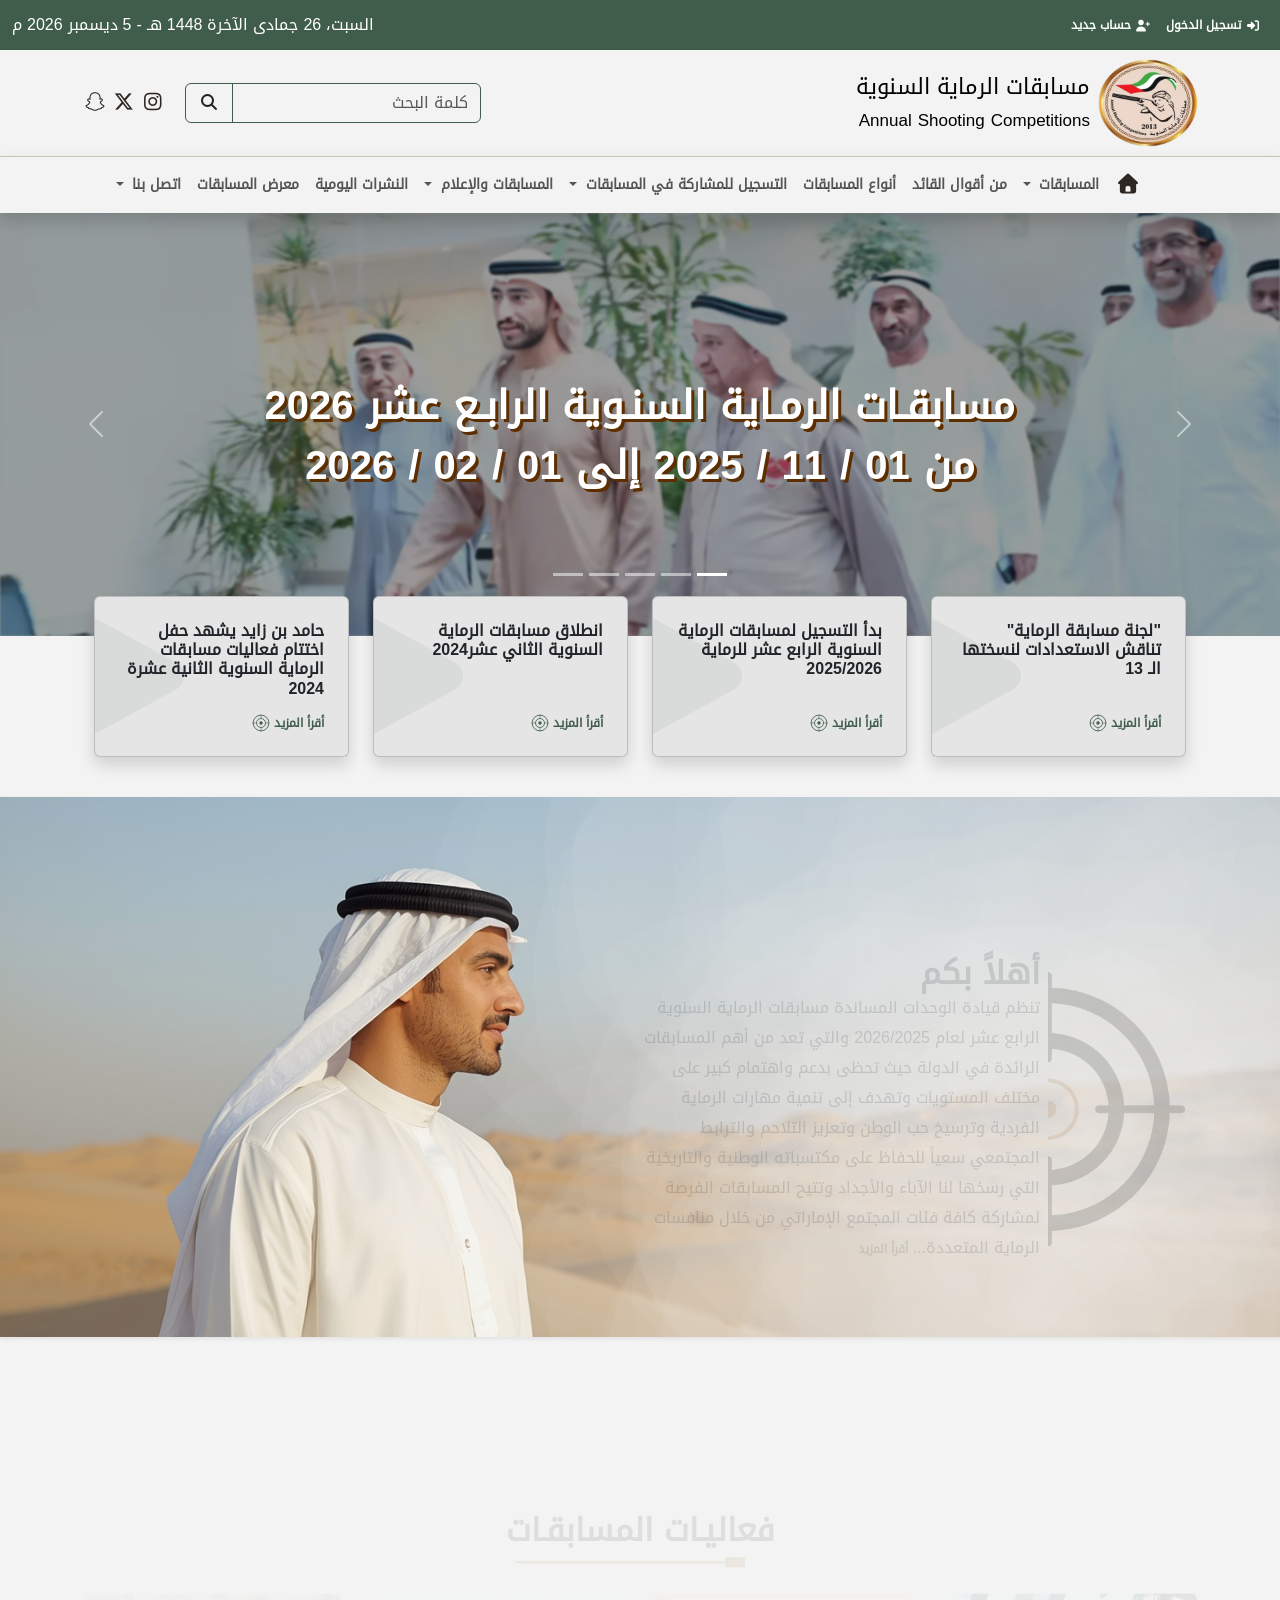
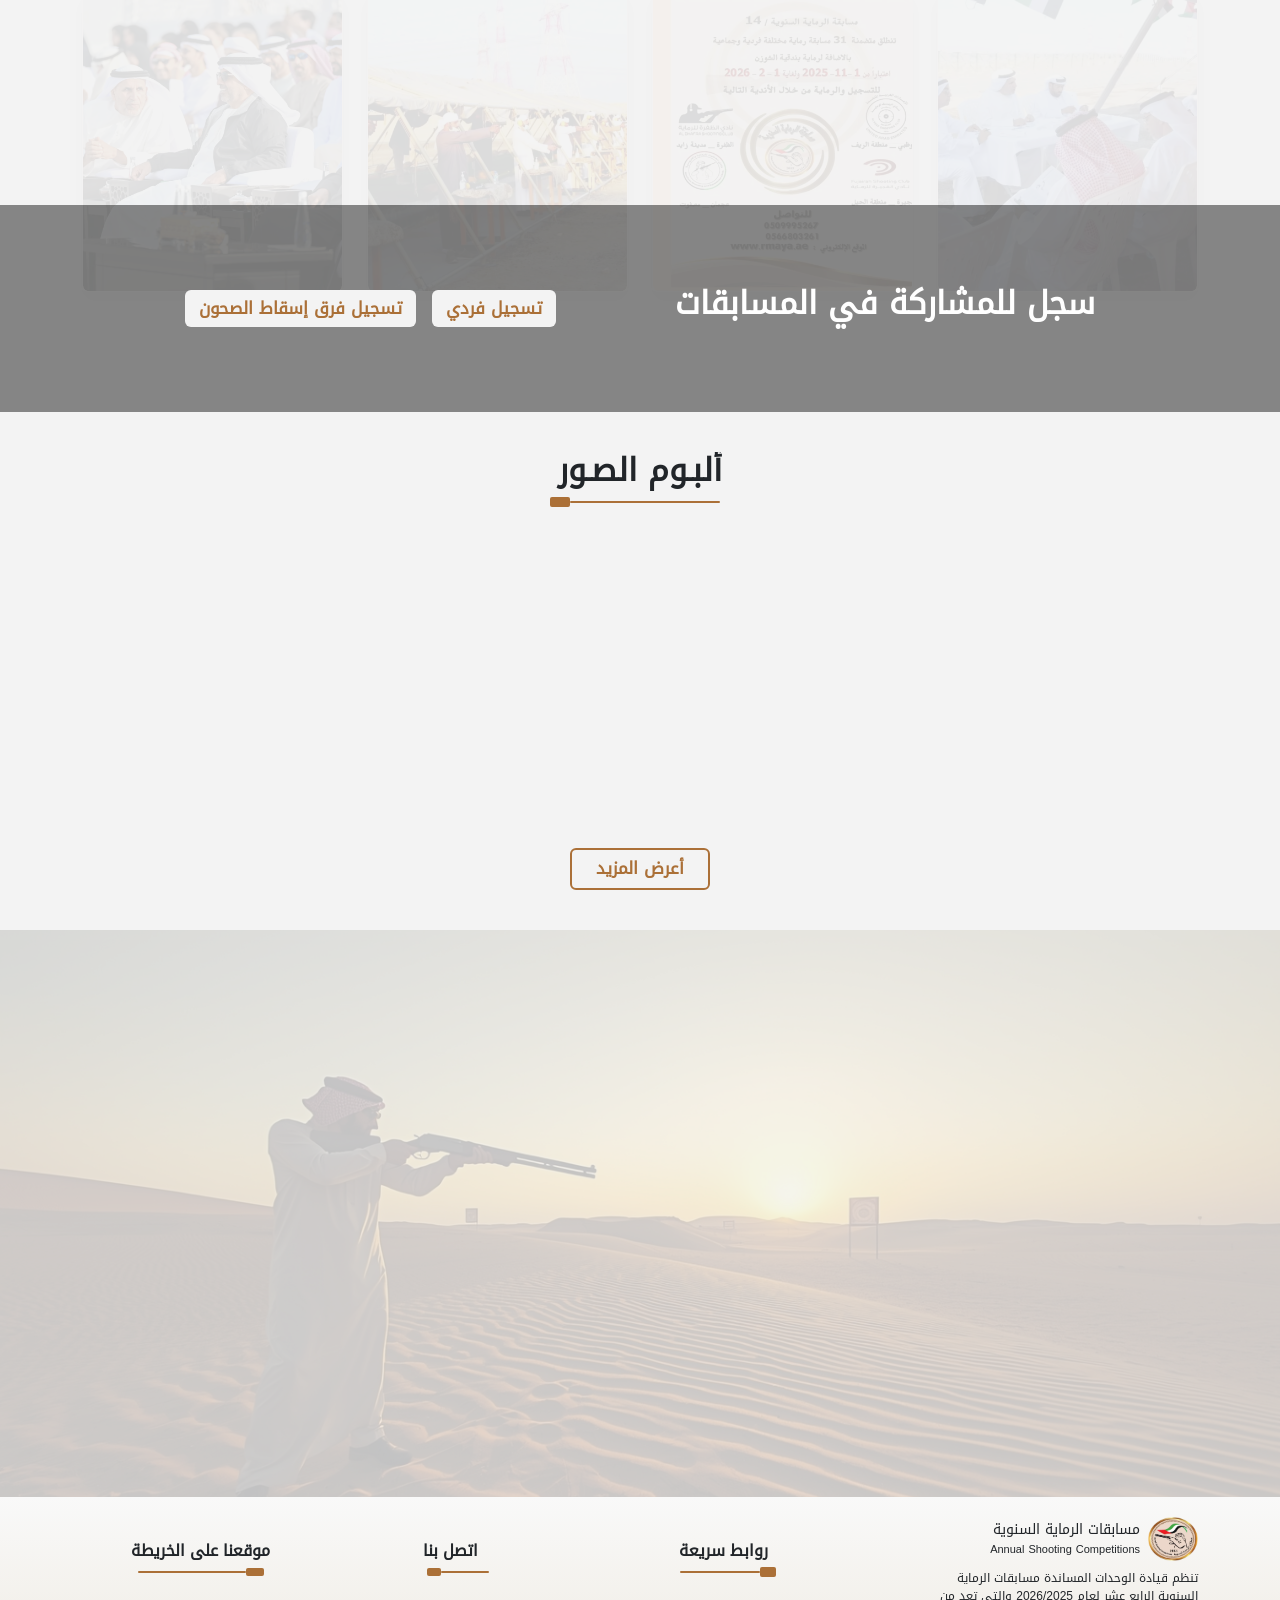
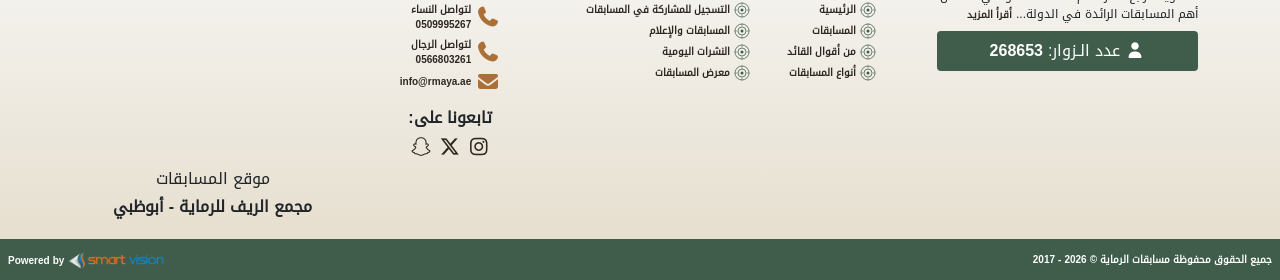
<file: index.html>
<!DOCTYPE html>
<html lang="ar" dir="rtl">
    <head>
        <meta charset="UTF-8">
        <meta name="viewport" content="width=device-width, initial-scale=1.0">
        <title>مسابقات الرماية السنوية</title>
        <link rel="icon" href="imgs/logo.webp"/>
        <link rel="stylesheet" href="css/bootstrap.rtl.css"/>
        <link rel="stylesheet" href="css/bootstrap.rtl.min.css"/>
        <link rel="stylesheet" href="css/css/all.min.css"/>
        <link rel="stylesheet" href="css/css/all.css"/>
        <link rel="stylesheet" href="css/swiper-bundle.css"/>
        <link rel="stylesheet" href="css/main.css"/>
    </head>
    <body>

        <app-navbar></app-navbar>

        <section class="hero-section position-relative">
            <div class="content position-absolute text-center w-100 h-100">
                <div class="h-100 text-white fw-bold position-relative">
                    <span>مسابقـات الرمـاية السنـوية الرابـع عشر 2026</span><br/>
                    <span>من 01 / 11 / 2025 إلى 01 / 02 / 2026</span>
                </div>
            </div>
            <div class="hero-carousel-cont position-relative w-100">
                <div id="carouselExampleIndicators" class="carousel slide carousel-fade" data-bs-ride="carousel" data-bs-interval="2000">
                    <div class="carousel-indicators">
                        <button type="button" data-bs-target="#carouselExampleIndicators" data-bs-slide-to="0" class="active" aria-current="true" aria-label="Slide 1"></button>
                        <button type="button" data-bs-target="#carouselExampleIndicators" data-bs-slide-to="1" aria-label="Slide 2"></button>
                        <button type="button" data-bs-target="#carouselExampleIndicators" data-bs-slide-to="2" aria-label="Slide 3"></button>
                        <button type="button" data-bs-target="#carouselExampleIndicators" data-bs-slide-to="3" aria-label="Slide 4"></button>
                        <button type="button" data-bs-target="#carouselExampleIndicators" data-bs-slide-to="4" aria-label="Slide 5"></button>
                    </div>
                    <div class="hero-carousel carousel-inner position-relative">
                        <div class="carousel-item active">
                            <img src="imgs/hero-slider (1).jpg" class="d-block w-100" alt="Hero Section Image">
                        </div>
                        <div class="carousel-item">
                            <img src="imgs/hero-slider (2).jpg" class="d-block w-100" alt="Hero Section Image">
                        </div>
                        <div class="carousel-item">
                            <img src="imgs/hero-slider (3).jpg" class="d-block w-100" alt="Hero Section Image">
                        </div>
                        <div class="carousel-item">
                            <img src="imgs/hero-slider (4).jpg" class="d-block w-100" alt="Hero Section Image">
                        </div>
                        <div class="carousel-item">
                            <img src="imgs/hero-slider (5).jpg" class="d-block w-100" alt="Hero Section Image">
                        </div>
                    </div>
                    <button class="carousel-control-prev" type="button" data-bs-target="#carouselExampleIndicators" data-bs-slide="prev">
                        <span class="carousel-control-prev-icon" aria-hidden="true"></span>
                        <span class="visually-hidden">Previous</span>
                    </button>
                    <button class="carousel-control-next" type="button" data-bs-target="#carouselExampleIndicators" data-bs-slide="next">
                        <span class="carousel-control-next-icon" aria-hidden="true"></span>
                        <span class="visually-hidden">Next</span>
                    </button>
                </div>
                <div class="hero-cards-section">
                    <div class="container">
                        <div class="row mx-auto position-relative">
                            <div class="col-12 col-md-6 col-lg-3">
                                <div class="card p-2 shadow">
                                    <i class="fa-solid fa-play"></i>
                                    <div class="card-body text-start d-flex flex-column justify-content-between">
                                        <h5 class="fw-bold mb-3">"لجنة مسابقة الرماية" تناقش الاستعدادات لنسختها الـ 13</h5>
                                        <div class="secondary-btn d-flex align-items-center">
                                            <a href="#" class="main-links card-link fw-bold">أقرأ المزيد</a>
                                            <svg width="18" height="18" viewBox="0 0 64 64" xmlns="http://www.w3.org/2000/svg" class="target-icon ms-1">
                                                <circle cx="32" cy="32" r="28" stroke="currentColor" stroke-width="3" fill="none"/>
                                                <circle cx="32" cy="32" r="16" stroke="currentColor" stroke-width="3" fill="none"/>
                                                <circle cx="32" cy="32" r="6" fill="currentColor"/>
                                                <line x1="32" y1="2" x2="32" y2="14" stroke="currentColor" stroke-width="2"/>
                                                <line x1="32" y1="50" x2="32" y2="62" stroke="currentColor" stroke-width="2"/>
                                                <line x1="2" y1="32" x2="14" y2="32" stroke="currentColor" stroke-width="2"/>
                                                <line x1="50" y1="32" x2="62" y2="32" stroke="currentColor" stroke-width="2"/>
                                            </svg>
                                        </div>
                                    </div>
                                </div>
                            </div>
                            <div class="col-12 col-md-6 col-lg-3">
                                <div class="card p-2 shadow position-relative">
                                    <i class="fa-solid fa-play"></i>
                                    <div class="card-body text-start d-flex flex-column justify-content-between">
                                        <h5 class="fw-bold mb-3">بدأ التسجيل لمسابقات الرماية السنوية الرابع عشر للرماية 2025/2026</h5>
                                        <div class="secondary-btn d-flex align-items-center">
                                            <a href="#" class="main-links card-link fw-bold">أقرأ المزيد</a>
                                            <svg width="18" height="18" viewBox="0 0 64 64" xmlns="http://www.w3.org/2000/svg" class="target-icon ms-1">
                                                <circle cx="32" cy="32" r="28" stroke="currentColor" stroke-width="3" fill="none"/>
                                                <circle cx="32" cy="32" r="16" stroke="currentColor" stroke-width="3" fill="none"/>
                                                <circle cx="32" cy="32" r="6" fill="currentColor"/>
                                                <line x1="32" y1="2" x2="32" y2="14" stroke="currentColor" stroke-width="2"/>
                                                <line x1="32" y1="50" x2="32" y2="62" stroke="currentColor" stroke-width="2"/>
                                                <line x1="2" y1="32" x2="14" y2="32" stroke="currentColor" stroke-width="2"/>
                                                <line x1="50" y1="32" x2="62" y2="32" stroke="currentColor" stroke-width="2"/>
                                            </svg>
                                        </div>
                                    </div>
                                </div>
                            </div>
                            <div class="col-12 col-md-6 col-lg-3">
                                <div class="card p-2 shadow">
                                    <i class="fa-solid fa-play"></i>
                                    <div class="card-body text-start d-flex flex-column justify-content-between">
                                        <h5 class="fw-bold mb-3">انطلاق مسابقات الرماية السنوية الثاني عشر2024</h5>
                                        <div class="secondary-btn d-flex align-items-center">
                                            <a href="#" class="main-links card-link fw-bold">أقرأ المزيد</a>
                                            <svg width="18" height="18" viewBox="0 0 64 64" xmlns="http://www.w3.org/2000/svg" class="target-icon ms-1">
                                                <circle cx="32" cy="32" r="28" stroke="currentColor" stroke-width="3" fill="none"/>
                                                <circle cx="32" cy="32" r="16" stroke="currentColor" stroke-width="3" fill="none"/>
                                                <circle cx="32" cy="32" r="6" fill="currentColor"/>
                                                <line x1="32" y1="2" x2="32" y2="14" stroke="currentColor" stroke-width="2"/>
                                                <line x1="32" y1="50" x2="32" y2="62" stroke="currentColor" stroke-width="2"/>
                                                <line x1="2" y1="32" x2="14" y2="32" stroke="currentColor" stroke-width="2"/>
                                                <line x1="50" y1="32" x2="62" y2="32" stroke="currentColor" stroke-width="2"/>
                                            </svg>
                                        </div>
                                    </div>
                                </div>
                            </div>
                            <div class="col-12 col-md-6 col-lg-3">
                                <div class="card p-2 shadow position-relative">
                                    <i class="fa-solid fa-play"></i>
                                    <div class="card-body text-start d-flex flex-column justify-content-between">
                                        <h5 class="fw-bold mb-3">حامد بن زايد يشهد حفل اختتام فعاليات مسابقات الرماية السنوية الثانية عشرة 2024</h5>
                                        <div class="secondary-btn d-flex align-items-center">
                                            <a href="#" class="main-links card-link fw-bold">أقرأ المزيد</a>
                                            <svg width="18" height="18" viewBox="0 0 64 64" xmlns="http://www.w3.org/2000/svg" class="target-icon ms-1">
                                                <circle cx="32" cy="32" r="28" stroke="currentColor" stroke-width="3" fill="none"/>
                                                <circle cx="32" cy="32" r="16" stroke="currentColor" stroke-width="3" fill="none"/>
                                                <circle cx="32" cy="32" r="6" fill="currentColor"/>
                                                <line x1="32" y1="2" x2="32" y2="14" stroke="currentColor" stroke-width="2"/>
                                                <line x1="32" y1="50" x2="32" y2="62" stroke="currentColor" stroke-width="2"/>
                                                <line x1="2" y1="32" x2="14" y2="32" stroke="currentColor" stroke-width="2"/>
                                                <line x1="50" y1="32" x2="62" y2="32" stroke="currentColor" stroke-width="2"/>
                                            </svg>
                                        </div>
                                    </div>
                                </div>
                            </div>
                        </div>
                    </div>
                </div>
            </div>
        </section>
        
        <section class="welcome-section shadow-sm d-flex position-relative">
            <div id="welcome-sec" class="container d-flex align-items-center flex-column-reverse flex-lg-row gap-3">
                <div class="content d-flex align-items-center justify-content-center gap-2 flex-column flex-md-row">
                    <img src="imgs/target-icon.webp" class="content-img d-none d-md-block" alt="Welcome Image"/>
                    <div>
                        <h2 class="fw-bold mb-0 position-relative">أهلاً بكم</h2>
                        <svg width="150" height="24" viewBox="0 0 270 24" xmlns="http://www.w3.org/2000/svg" class="d-md-none rotated-heading-icon">
                            <rect x="10" y="11" width="210" height="2" rx="1" fill="#ab7037"/>
                            <rect x="220" y="7" width="20" height="10" rx="2" fill="#ab7037"/>
                        </svg>
                        <p class="mb-0">
                            تنظم قيادة الوحدات المساندة مسابقات الرماية السنوية الرابع عشر لعام 2026/2025 
                            والتي تعد من أهم المسابقات الرائدة في الدولة حيث تحظى بدعم واهتمام كبير على 
                            مختلف المستويات وتهدف إلى تنمية مهارات الرماية الفردية وترسيخ حب الوطن وتعزيز التلاحم والترابط المجتمعي سعياً للحفاظ على مكتسباته الوطنية والتاريخية 
                            التي رسخها لنا الآباء والأجداد وتتيح المسابقات الفرصة لمشاركة كافة فئات المجتمع الإماراتي من خلال منافسات الرماية المتعددة...
                            <a href="#" class="main-links card-link fw-bold">أقرأ المزيد</a>
                        </p>
                    </div>
                </div>
            </div>
        </section>

        <section id="events-sec" class="events-section">
            <div class="container">
                <div class="heading text-center mb-3">
                    <h2 class="fw-bold position-relative mb-0">فعاليـات المسابقـات</h2>
                    <svg width="270" height="24" viewBox="0 0 270 24" xmlns="http://www.w3.org/2000/svg">
                        <rect x="10" y="11" width="210" height="2" rx="1" fill="#ab7037"/>
                        <rect x="220" y="7" width="20" height="10" rx="2" fill="#ab7037"/>
                    </svg>
                </div>
                <div class="row mb-5">
                    <div class="col-12 col-md-6 col-lg-3">
                        <div class="card position-relative d-flex justify-content-center align-items-center h-100">
                            <div class="overflow-hidden rounded z-3 h-100">
                                <img src="imgs/events-cards (1).webp" class="card-img-top rounded h-100" alt="Events Section Image">
                            </div>
                            <div class="card-body p-3 text-white d-flex flex-column justify-content-center position-absolute h-100 text-center overflow-hidden">
                                <div class="text">
                                    <h5 class="card-title fw-bold mb-4">"لجنة مسابقة الرماية" تناقش الاستعدادات لنسختها الـ 13</h5>
                                </div>
                                <button class="btn main-btn overflow-hidden d-flex align-items-center justify-content-between border-0 mx-auto">
                                    <a href="#" class="main-links card-link fw-bold text-white">أقرأ المزيد</a>
                                    <svg width="18" height="18" viewBox="0 0 64 64" xmlns="http://www.w3.org/2000/svg" class="target-icon ms-2">
                                        <circle cx="32" cy="32" r="28" stroke="white" stroke-width="3" fill="none"/>
                                        <circle cx="32" cy="32" r="16" stroke="white" stroke-width="3" fill="none"/>
                                        <circle cx="32" cy="32" r="6" fill="white"/>
                                        <line x1="32" y1="2" x2="32" y2="14" stroke="white" stroke-width="2"/>
                                        <line x1="32" y1="50" x2="32" y2="62" stroke="white" stroke-width="2"/>
                                        <line x1="2" y1="32" x2="14" y2="32" stroke="white" stroke-width="2"/>
                                        <line x1="50" y1="32" x2="62" y2="32" stroke="white" stroke-width="2"/>
                                    </svg>
                                </button>
                            </div>
                        </div>
                    </div>
                    <div class="col-12 col-md-6 col-lg-3">
                        <div class="card position-relative d-flex justify-content-center align-items-center h-100">
                            <div class="overflow-hidden rounded z-3 h-100">
                                <img src="imgs/events-cards (2).webp" class="card-img-top rounded h-100" alt="Events Section Image">
                            </div>
                            <div class="card-body p-3 text-white d-flex flex-column justify-content-center position-absolute h-100 text-center overflow-hidden">
                                <div class="text">
                                    <h5 class="card-title fw-bold mb-4">بدأ التسجيل لمسابقات الرماية السنوية الرابع عشر للرماية 2026/2025</h5>
                                </div>
                                <button class="btn main-btn overflow-hidden d-flex align-items-center justify-content-between border-0 mx-auto">
                                    <a href="#" class="main-links card-link fw-bold text-white">أقرأ المزيد</a>
                                    <svg width="18" height="18" viewBox="0 0 64 64" xmlns="http://www.w3.org/2000/svg" class="target-icon ms-2">
                                        <circle cx="32" cy="32" r="28" stroke="white" stroke-width="3" fill="none"/>
                                        <circle cx="32" cy="32" r="16" stroke="white" stroke-width="3" fill="none"/>
                                        <circle cx="32" cy="32" r="6" fill="white"/>
                                        <line x1="32" y1="2" x2="32" y2="14" stroke="white" stroke-width="2"/>
                                        <line x1="32" y1="50" x2="32" y2="62" stroke="white" stroke-width="2"/>
                                        <line x1="2" y1="32" x2="14" y2="32" stroke="white" stroke-width="2"/>
                                        <line x1="50" y1="32" x2="62" y2="32" stroke="white" stroke-width="2"/>
                                    </svg>
                                </button>
                            </div>
                        </div>
                    </div>
                    <div class="col-12 col-md-6 col-lg-3">
                        <div class="card position-relative d-flex justify-content-center align-items-center h-100">
                            <div class="overflow-hidden rounded z-3 h-100">
                                <img src="imgs/events-cards (3).webp" class="card-img-top rounded h-100" alt="Events Section Image">
                            </div>
                            <div class="card-body p-3 text-white d-flex flex-column justify-content-center position-absolute h-100 text-center overflow-hidden">
                                <div class="text">
                                    <h5 class="card-title fw-bold mb-4">انطلاق مسابقات الرماية السنوية الثاني عشر2024</h5>
                                </div>
                                <button class="btn main-btn overflow-hidden d-flex align-items-center justify-content-between border-0 mx-auto">
                                    <a href="#" class="main-links card-link fw-bold text-white">أقرأ المزيد</a>
                                    <svg width="18" height="18" viewBox="0 0 64 64" xmlns="http://www.w3.org/2000/svg" class="target-icon ms-2">
                                        <circle cx="32" cy="32" r="28" stroke="white" stroke-width="3" fill="none"/>
                                        <circle cx="32" cy="32" r="16" stroke="white" stroke-width="3" fill="none"/>
                                        <circle cx="32" cy="32" r="6" fill="white"/>
                                        <line x1="32" y1="2" x2="32" y2="14" stroke="white" stroke-width="2"/>
                                        <line x1="32" y1="50" x2="32" y2="62" stroke="white" stroke-width="2"/>
                                        <line x1="2" y1="32" x2="14" y2="32" stroke="white" stroke-width="2"/>
                                        <line x1="50" y1="32" x2="62" y2="32" stroke="white" stroke-width="2"/>
                                    </svg>
                                </button>
                            </div>
                        </div>
                    </div>
                    <div class="col-12 col-md-6 col-lg-3">
                        <div class="card position-relative d-flex justify-content-center align-items-center h-100">
                            <div class="overflow-hidden rounded z-3 h-100">
                                <img src="imgs/events-cards (4).webp" class="card-img-top rounded h-100" alt="Events Section Image">
                            </div>
                            <div class="card-body p-3 text-white d-flex flex-column justify-content-center position-absolute h-100 text-center overflow-hidden">
                                <div class="text">
                                    <h5 class="card-title fw-bold mb-4">حامد بن زايد يشهد حفل اختتام فعاليات مسابقات الرماية السنوية الثانية عشرة 2024</h5>
                                </div>
                                <button class="btn main-btn overflow-hidden d-flex align-items-center justify-content-between border-0 mx-auto">
                                    <a href="#" class="main-links card-link fw-bold text-white">أقرأ المزيد</a>
                                    <svg width="18" height="18" viewBox="0 0 64 64" xmlns="http://www.w3.org/2000/svg" class="target-icon ms-2">
                                        <circle cx="32" cy="32" r="28" stroke="white" stroke-width="3" fill="none"/>
                                        <circle cx="32" cy="32" r="16" stroke="white" stroke-width="3" fill="none"/>
                                        <circle cx="32" cy="32" r="6" fill="white"/>
                                        <line x1="32" y1="2" x2="32" y2="14" stroke="white" stroke-width="2"/>
                                        <line x1="32" y1="50" x2="32" y2="62" stroke="white" stroke-width="2"/>
                                        <line x1="2" y1="32" x2="14" y2="32" stroke="white" stroke-width="2"/>
                                        <line x1="50" y1="32" x2="62" y2="32" stroke="white" stroke-width="2"/>
                                    </svg>
                                </button>
                            </div>
                        </div>
                    </div>
                </div>
            </div>
        </section>

        <section class="separator">
            <div class="container position-relative z-3 d-flex flex-column flex-md-row justify-content-evenly align-items-center gap-3">
                <h2 class="fw-bold position-relative text-white text-center">سجل للمشاركة في المسابقات</h2>
                <div class="d-flex flex-column flex-md-row justify-content-center align-items-center gap-3">
                    <button class="btn main-btn fw-bold border-0 overflow-hidden"><span>تسجيل فردي</span></button>
                    <button class="btn main-btn fw-bold border-0 overflow-hidden"><span>تسجيل فرق إسقاط الصحون</span></button>
                </div>
            </div>
        </section>


        <section class="images-section overflow-hidden">
            <div class="container-fluid">
                <div class="heading text-center mb-3">
                    <h2 class="fw-bold position-relative mb-0">ألبـوم الصـور</h2>
                    <svg width="270" height="24" viewBox="0 0 270 24" xmlns="http://www.w3.org/2000/svg" class="rotated-heading-icon">
                        <g transform="translate(45, 0)"> 
                            <rect x="10" y="11" width="150" height="2" rx="1" fill="#ab7037"/>
                            <rect x="160" y="7" width="20" height="10" rx="2" fill="#ab7037"/>
                        </g>
                    </svg>
                </div>
                <div class="text-center">
                    <div id="images-sec" class="swiper">
                        <div class="swiper-wrapper">
                            <div class="swiper-slide">
                                <img src="imgs/images-section (1).jpg" class="shadow"/>
                            </div>
                            <div class="swiper-slide">
                                <img src="imgs/images-section (2).jpg" class="shadow"/>
                            </div>
                            <div class="swiper-slide">
                                <img src="imgs/images-section (3).jpg" class="shadow"/>
                            </div>
                            <div class="swiper-slide">
                                <img src="imgs/images-section (4).jpg" class="shadow"/>
                            </div>
                            <div class="swiper-slide">
                                <img src="imgs/images-section (5).jpg" class="shadow"/>
                            </div>
                            <div class="swiper-slide">
                                <img src="imgs/images-section (6).jpg" class="shadow"/>
                            </div>
                            <div class="swiper-slide">
                                <img src="imgs/images-section (7).jpg" class="shadow"/>
                            </div>
                        </div>
                        <div class="swiper-pagination"></div>
                    </div>
                    <button class="btn main-btn fw-bold px-4 mt-3 overflow-hidden"><span>أعرض المزيد</span></button>
                </div>
            </div>
        </section>


        <section class="videos-section position-relative">
            <div id="videos-sec"  class="container text-center">
                <div class="heading text-center mb-3 position-relative mx-auto">
                    <h2 class="fw-bold position-relative mb-0 position-relative">الفيــديـــو</h2>
                    <svg width="270" height="24" viewBox="0 0 270 24" xmlns="http://www.w3.org/2000/svg">
                        <g transform="translate(45, 0)"> 
                            <rect x="10" y="11" width="150" height="2" rx="1" fill="#ab7037"/>
                            <rect x="160" y="7" width="20" height="10" rx="2" fill="#ab7037"/>
                        </g>
                    </svg>
                </div>
                <div class="row">
                    <div class="col-12 col-md-6 col-lg-4">
                        <div class="card p-3 h-100 bg-transparent position-relative shadow overflow-hidden">
                            <iframe height="315" src="https://www.youtube.com/embed/ZxsfYLXj51A?si=f53QCHosxaBDPCEc" title="YouTube video player" frameborder="0" allow="accelerometer; autoplay; clipboard-write; encrypted-media; gyroscope; picture-in-picture; web-share" referrerpolicy="strict-origin-when-cross-origin" allowfullscreen></iframe>                    <!-- <div class="overflow-hidden rounded z-3"><img src="imgs/hero-cards (1).webp" class="card-img-top rounded" alt="..."></div> -->
                        </div>
                    </div>
                    <div class="col-12 col-md-6 col-lg-4">
                        <div class="card p-3 h-100 bg-transparent position-relative shadow overflow-hidden">
                            <iframe height="315" src="https://www.youtube.com/embed/1zzSuQbjLDs?si=7qev3IhitfnTaaqL" title="YouTube video player" frameborder="0" allow="accelerometer; autoplay; clipboard-write; encrypted-media; gyroscope; picture-in-picture; web-share" referrerpolicy="strict-origin-when-cross-origin" allowfullscreen></iframe>                    
                        </div>
                    </div>
                    <div class="col-12 col-md-6 col-lg-4">
                        <div class="card p-3 h-100 bg-transparent position-relative shadow overflow-hidden">
                            <iframe height="315" src="https://www.youtube.com/embed/XDn6ta0lrMk?si=5ZOcXapLBLgOpRLc" title="YouTube video player" frameborder="0" allow="accelerometer; autoplay; clipboard-write; encrypted-media; gyroscope; picture-in-picture; web-share" referrerpolicy="strict-origin-when-cross-origin" allowfullscreen></iframe>                    
                        </div>
                    </div>
                </div>
                <button class="btn main-btn fw-bold px-4 mt-3 overflow-hidden"><span>أعرض المزيد</span></button>
            </div>
        </section>

        <app-footer></app-footer>
        
        <div class="scroll-to-top position-fixed d-flex justify-content-center align-items-center">
            <i class="fa-solid fa-angle-up text-white"></i>
        </div>

        <script src="js/bootstrap.bundle.min.js"></script>
        <script src="js/swiper-bundle.js"></script>
        <script src="js/gsap.min.js"></script>
        <script src="js/ScrollTrigger.min.js"></script>
        <script src="js/components/navbar.js"></script>
        <script src="js/components/footer.js"></script>
        <script src="js/home.js"></script>
        <script src="js/main.js"></script>
    </body>
</html>
</file>
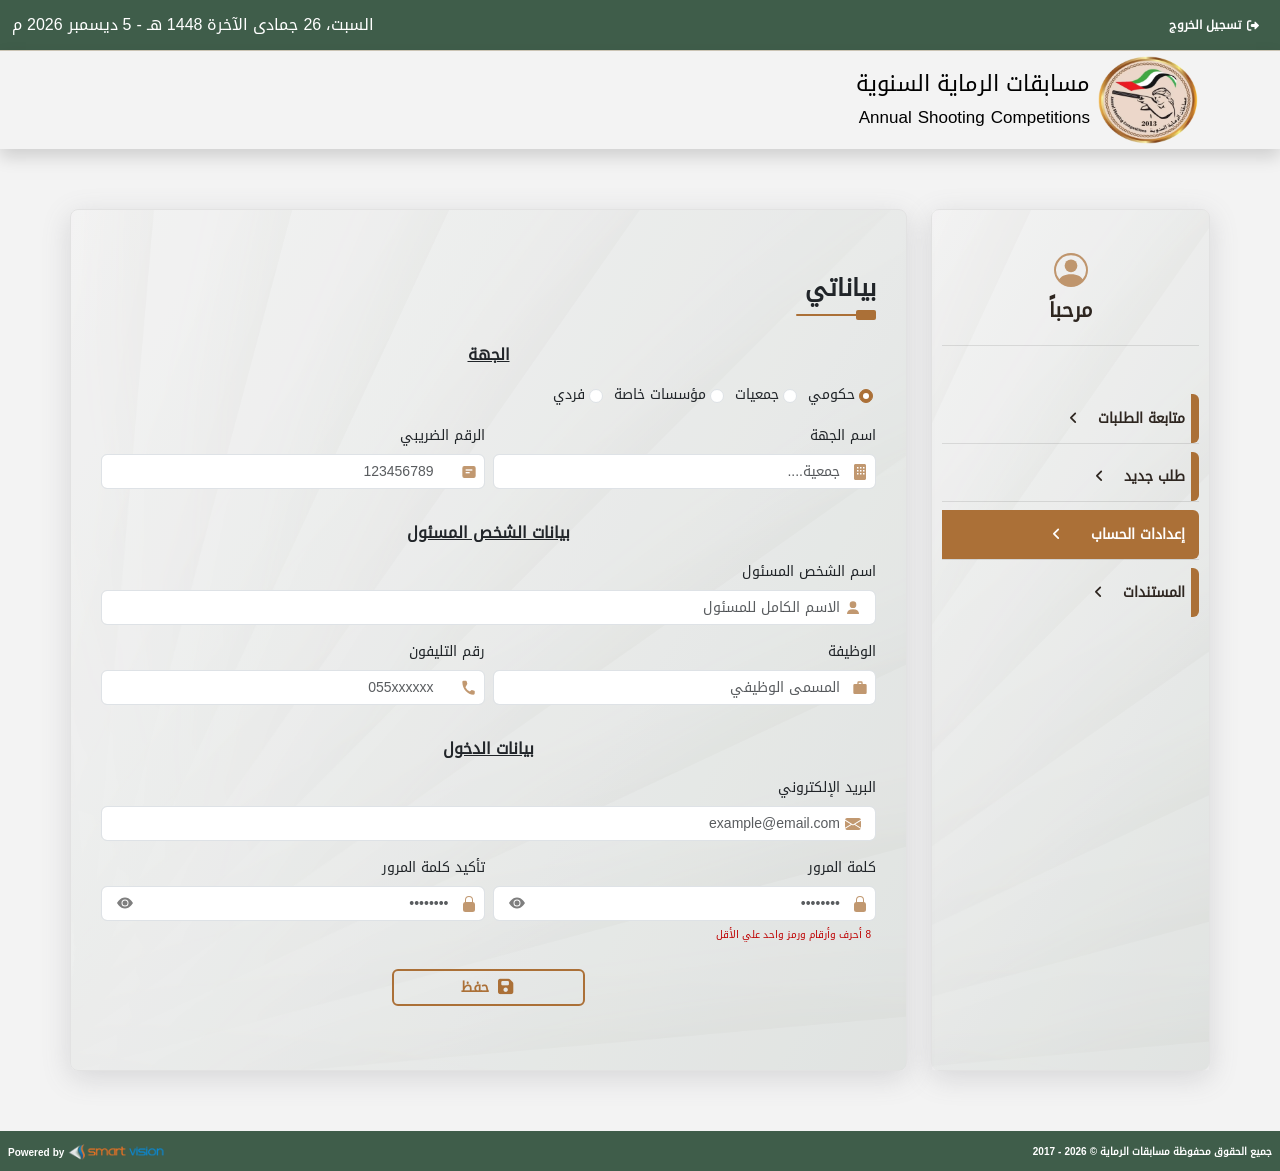
<file: account-settings.html>
<!DOCTYPE html>
<html lang="ar" dir="rtl">
<head>
    <meta charset="UTF-8">
    <meta name="viewport" content="width=device-width, initial-scale=1.0">
    <title>طلب تصريح تصوير</title>
    <link rel="icon" href="imgs/logo.webp"/>
    <link rel="stylesheet" href="css/bootstrap.rtl.css"/>
    <link rel="stylesheet" href="css/bootstrap.rtl.min.css"/>
    <link rel="stylesheet" href="css/css/all.min.css"/>
    <link rel="stylesheet" href="css/css/all.css"/>
    <link rel="stylesheet" href="css/dashboard.css"/>
    <link rel="stylesheet" href="css/main.css"/>
</head>
<body>
    
    <nav class="navbar navbar-expand-md d-none d-lg-block sub-menu position-relative">
        <div class="container-fluid text-center">
            <div class="register logout-btn d-flex justify-content-center align-items-center">
                <button class="btn overflow-hidden d-flex gap-1 align-items-center justify-content-between border-0 mx-auto p-2">
                    <i class="fa-solid fa-right-from-bracket fa-xs text-white"></i>
                    <a href="login.html" class="main-links card-link fw-bold text-white">تسجيل الخروج</a>
                </button>
            </div>
            <p id="date" class="text-white mb-0"></p>
        </div>
    </nav>

    <nav class="navbar login-navbar p-0 middle-menu position-relative">
        <div class="container position-relative">
            <a class="navbar-brand d-flex align-items-center" href="index.html">
                <img src="imgs/logo.webp" alt="شعار مسابقات الرماية السنوية" class="logo"/>
                <p class="mb-0 ps-2">
                    <span class="d-block">مسابقات الرماية السنوية</span>
                    <span>Annual Shooting Competitions</span>
                </p>
            </a>
        </div>
    </nav>

    <nav class="navbar navbar-expand-lg main-menu position-relative d-lg-none">
        <div class="container position-relative">
            <button class="navbar-toggler d-flex border-0" type="button" data-bs-toggle="collapse" data-bs-target="#navbarNavDropdown" aria-controls="navbarNavDropdown" aria-expanded="false" aria-label="Toggle navigation">
                <i class="fa-solid fa-bars-staggered navbar-fa-icon d-lg-none"></i>
                <i class="fa-solid fa-xmark d-lg-none"></i>
            </button>
            <div class="collapse navbar-collapse" id="navbarNavDropdown">
                <ul class="navbar-nav mx-auto align-items-center p-3">
                    <li class="position-relative mb-2 nav-item dropdown tracking-sidebar-tab sidebar-tab active" data-target="tracking">
                        <button class="nav-link fw-bold d-flex align-items-center justify-content-start gap-3 w-100 dropdown-toggle" data-bs-toggle="dropdown" aria-expanded="false" type="button">
                            <span>متابعة الطلبات</span>
                        </button>

                        <ul class="dropdown-menu w-100">
                            <li>
                                <a href="dashboard.html" class="dropdown-item sidebar-drop-down" data-type="shooting_permit">
                                    تصريح تصوير
                                </a>
                            </li>
                            <li>
                                <a href="dashboard.html" class="dropdown-item sidebar-drop-down" data-type="events_permit">
                                    تصريح فعاليات
                                </a>
                            </li>
                            <li>
                                <a href="dashboard.html" class="dropdown-item sidebar-drop-down" data-type="facility_booking">
                                    حجز مرافق
                                </a>
                            </li>
                            <li>
                                <a href="dashboard.html" class="dropdown-item sidebar-drop-down" data-type="billboard_booking">
                                    حجز اللوحات الإعلانية
                                </a>
                            </li>
                        </ul>
                    </li>
                    <li class="position-relative mb-2 nav-item dropdown requests-sidebar-tab sidebar-tab" data-target="orders">
                        <button class="nav-link fw-bold d-flex align-items-center justify-content-start gap-3 w-100 dropdown-toggle" data-bs-toggle="dropdown" aria-expanded="false" type="button">
                            <span>طلب جديد</span>
                        </button>

                        <ul class="dropdown-menu w-100">
                            <li>
                                <a href="shooting-permit.html" class="dropdown-item sidebar-drop-down" data-type="shooting_permit_request">
                                    طلب تصريح تصوير
                                </a>
                            </li>
                            <li>
                                <a href="events-permit.html" class="dropdown-item sidebar-drop-down" data-type="events_permit_request">
                                    طلب تصريح فعاليات
                                </a>
                            </li>
                            <li>
                                <a href="facility-booking.html" class="dropdown-item sidebar-drop-down" data-type="facility_booking_request">
                                    طلب حجز مرافق
                                </a>
                            </li>
                            <li>
                                <a href="billboard-booking.html" class="dropdown-item sidebar-drop-down" data-type="billboard_booking_request">
                                    طلب حجز اللوحات الإعلانية
                                </a>
                            </li>
                        </ul>
                    </li>
                    <li class="position-relative mb-2 nav-item dropdown sidebar-tab" data-target="settings">
                        <a href="account-settings.html" class="nav-link fw-bold d-flex align-items-center justify-content-start gap-3 w-100 active" type="button">
                            <span>إعدادات الحساب</span>
                        </a>
                    </li>
                    <li class="position-relative mb-2 nav-item dropdown sidebar-tab" data-target="documents">
                        <a href="documents.html" class="nav-link fw-bold d-flex align-items-center justify-content-start gap-3 w-100" type="button">
                            <span>المستندات</span>
                        </a>
                    </li>
                    <hr class="w-100 d-lg-none">
                    <li class="nav-item register-btns-small-screen d-flex d-lg-none">
                        <button class="navbar-logout nav-link btn overflow-hidden d-flex gap-1 align-items-center justify-content-between border-0 mx-auto p-2" type="button">
                            <i class="fa-solid fa-right-from-bracket fa-xs"></i>
                            <a href="login.html" class="main-links card-link fw-bold">تسجيل الخروج</a>
                        </button>
                    </li>
                </ul>
            </div>
        </div>
    </nav>



    <div class="main-container container">

        <aside class="d-none d-lg-block position-relative">
            <div class="sidebar-head d-flex align-items-center justify-content-center flex-column position-relative">
                <svg xmlns="http://www.w3.org/2000/svg" width="34" height="34" fill="#ab7037b3" class="bi bi-person-circle mb-2" viewBox="0 0 16 16">
                    <path d="M11 6a3 3 0 1 1-6 0 3 3 0 0 1 6 0"/>
                    <path fill-rule="evenodd" d="M0 8a8 8 0 1 1 16 0A8 8 0 0 1 0 8m8-7a7 7 0 0 0-5.468 11.37C3.242 11.226 4.805 10 8 10s4.757 1.225 5.468 2.37A7 7 0 0 0 8 1"/>
                </svg>
                <span class="username fw-bold"></span>
            </div>
            <div class="sidebar-tabs mt-5 position-relative">
                <ul>


                    <li class="position-relative mb-2 nav-item dropdown shooting-permit-sidebar-tab sidebar-tab" data-target="tracking">
                        <a href="dashboard.html" class="nav-link fw-bold d-flex align-items-center justify-content-start gap-3 w-100" type="button">
                            <span>متابعة الطلبات</span>
                            <i class="fa-solid fa-angle-left position-relative"></i>
                        </a>

                        <ul class="dropdown-menu w-100">
                            <li>
                                <a href="dashboard.html" class="dropdown-item sidebar-drop-down" data-type="shooting_permit">
                                    تصريح تصوير
                                </a>
                            </li>
                            <li>
                                <a href="dashboard.html" class="dropdown-item sidebar-drop-down" data-type="events_permit">
                                    تصريح فعاليات
                                </a>
                            </li>
                            <li>
                                <a href="dashboard.html" class="dropdown-item sidebar-drop-down" data-type="facility_booking">
                                    حجز مرافق
                                </a>
                            </li>
                            <li>
                                <a href="dashboard.html" class="dropdown-item sidebar-drop-down" data-type="billboard_booking">
                                    حجز اللوحات الإعلانية
                                </a>
                            </li>
                        </ul>
                    </li>
                    <li class="position-relative mb-2 nav-item dropdown events-permit-sidebar-tab sidebar-tab" data-target="orders">
                        <a href="shooting-permit.html" class="nav-link fw-bold d-flex align-items-center justify-content-start gap-3 w-100" type="button">
                            <span>طلب جديد</span>
                            <i class="fa-solid fa-angle-left position-relative"></i>
                        </a>
                        <ul class="dropdown-menu w-100">
                            <li>
                                <a href="shooting-permit.html" class="dropdown-item sidebar-drop-down" data-type="shooting_permit_request">
                                    طلب تصريح تصوير
                                </a>
                            </li>
                            <li>
                                <a href="events-permit.html" class="dropdown-item sidebar-drop-down" data-type="events_permit_request">
                                    طلب تصريح فعاليات
                                </a>
                            </li>
                            <li>
                                <a href="facility-booking.html" class="dropdown-item sidebar-drop-down" data-type="facility_booking_request">
                                    طلب حجز مرافق
                                </a>
                            </li>
                            <li>
                                <a href="billboard-booking.html" class="dropdown-item sidebar-drop-down" data-type="billboard_booking_request">
                                    طلب حجز اللوحات الإعلانية
                                </a>
                            </li>
                        </ul>
                    </li>
                    <li class="position-relative mb-2 nav-item sidebar-tab active" data-target="settings">
                        <a href="account-settings.html" class="nav-link fw-bold d-flex align-items-center justify-content-start gap-3 w-100" type="button">
                            <span>إعدادات الحساب</span>
                            <i class="fa-solid fa-angle-left position-relative"></i>
                        </a>

                    </li>
                    <li class="position-relative mb-2 nav-item sidebar-tab" data-target="documents">
                        <a href="documents.html" class="nav-link fw-bold d-flex align-items-center justify-content-start gap-3 w-100" type="button">
                            <span>المستندات</span>
                            <i class="fa-solid fa-angle-left position-relative"></i>
                        </a>
                    </li>
                </ul>
            </div>
        </aside>


        <div class="sidebar-head d-flex d-lg-none align-items-center justify-content-center position-relative gap-1 mb-3">
            <svg xmlns="http://www.w3.org/2000/svg" width="18" height="18" fill="#ab7037b3" class="bi bi-person-circle" viewBox="0 0 16 16">
                <path d="M11 6a3 3 0 1 1-6 0 3 3 0 0 1 6 0"/>
                <path fill-rule="evenodd" d="M0 8a8 8 0 1 1 16 0A8 8 0 0 1 0 8m8-7a7 7 0 0 0-5.468 11.37C3.242 11.226 4.805 10 8 10s4.757 1.225 5.468 2.37A7 7 0 0 0 8 1"/>
            </svg>
            <span class="username fw-bold"></span>
        </div>

        <main class="overflow-hidden position-relative overflow-hidden">

            <section id="settings" class="position-relative my-4">
                <h3 class="section-heading fw-bold mb-3">
                    <span class="d-block">بياناتي</span>
                    <svg width="270" height="24" viewBox="0 0 270 24" xmlns="http://www.w3.org/2000/svg" class="d-none d-lg-block">
                        <rect x="190" y="11" width="90" height="2" rx="1" fill="#ab7037"/>
                        <rect x="250" y="7" width="20" height="10" rx="2" fill="#ab7037"/>
                    </svg>
                    <svg width="200" height="24" viewBox="0 0 270 24" xmlns="http://www.w3.org/2000/svg" class="d-lg-none">
                        <rect x="190" y="11" width="90" height="2" rx="1" fill="#ab7037"/>
                        <rect x="250" y="7" width="20" height="10" rx="2" fill="#ab7037"/>
                    </svg>
                </h3>
                <form class="left-side text-center">
                    <div class="entity mb-4">
                        <span class="d-block mb-3 text-decoration-underline fw-bold">الجهة</span>
                        <div class="radio-btns-dashboard d-flex justify-content-start gap-2 flex-column flex-md-row wrap mb-3">
                            <div class="form-check d-flex justify-content-center align-items-center gap-1">
                                <input class="form-check-input" type="radio" name="radioDefault" id="government-dashboard" checked>
                                <label class="form-check-label" for="government-dashboard">حكومي</label>
                            </div>
                            <div class="form-check d-flex justify-content-center align-items-center gap-1">
                                <input class="form-check-input" type="radio" name="radioDefault" id="non-profit-dashboard">
                                <label class="form-check-label" for="non-profit-dashboard">جمعيات</label>
                            </div>
                            <div class="form-check d-flex justify-content-center align-items-center gap-1">
                                <input class="form-check-input" type="radio" name="radioDefault" id="private-dashboard">
                                <label class="form-check-label" for="private-dashboard">مؤسسات خاصة</label>
                            </div>
                            <div class="form-check d-flex justify-content-center align-items-center gap-1">
                                <input class="form-check-input" type="radio" name="radioDefault" id="individual-dashboard">
                                <label class="form-check-label" for="individual-dashboard">فردي</label>
                            </div>
                        </div>
                        <div class="d-flex justify-content-center align-items-center flex-column flex-lg-row gap-2">
                            <div class="position-relative w-100 mb-2">
                                <label for="entity-name" class="form-label d-block text-start">اسم الجهة</label>
                                <input type="text" class="form-control text-start" id="entity-name" placeholder="جمعية...." required>
                                <svg width="16" height="16" viewBox="0 0 384 512" xmlns="http://www.w3.org/2000/svg" aria-hidden="true" class="input-icon position-absolute">
                                    <path fill="#c19870"
                                    d="M48 0C21.5 0 0 21.5 0 48V464c0 26.5 21.5 48 48 48H336c26.5 0 48-21.5 48-48V48c0-26.5-21.5-48-48-48H48zm48 96h48v48H96V96zm0 96h48v48H96v-48zm0 96h48v48H96v-48zm96-192h48v48h-48V96zm0 96h48v48h-48v-48zm0 96h48v48h-48v-48zm96-192h48v48h-48V96zm0 96h48v48h-48v-48zm0 96h48v48h-48v-48z"/>
                                </svg>
                            </div>
                            <div class="position-relative w-100 mb-2">
                                <label for="tax-num" class="form-label d-block text-start">الرقم الضريبي</label>
                                <input type="number" class="form-control text-start" id="tax-num" placeholder="123456789" required>
                                <svg width="16" height="16" viewBox="0 0 24 24" fill="#c19870" class="input-icon position-absolute"
                                        xmlns="http://www.w3.org/2000/svg">
                                    <rect x="3" y="4" width="18" height="16" rx="2" stroke="#c19870" stroke-width="2"/>
                                    <line x1="7" y1="9" x2="17" y2="9" stroke="white" stroke-width="2"/>
                                    <line x1="7" y1="13" x2="13" y2="13" stroke="white" stroke-width="2"/>
                                </svg>
                            </div>
                        </div>
                    </div>
                    <div class="responsible-person mb-4">
                        <span class="d-block mb-3 text-decoration-underline fw-bold">بيانات الشخص المسئول</span>
                        <div class="mb-3 position-relative">
                            <label for="responsible-person-name" class="form-label d-block text-start">اسم الشخص المسئول</label>
                            <input type="text" class="form-control text-start" id="responsible-person-name" placeholder="الاسم الكامل للمسئول" required>
                            <svg width="16" height="16" viewBox="0 0 24 24" fill="#c19870" xmlns="http://www.w3.org/2000/svg" class="input-icon position-absolute">
                                <circle cx="12" cy="7" r="4" stroke="#c19870" stroke-width="2"/>
                                <path d="M4 21c0-4 4-6 8-6s8 2 8 6" stroke="#c19870" stroke-width="2"/>
                            </svg>
                        </div>
                        <div class="d-flex justify-content-center align-items-center flex-column flex-lg-row gap-2"> 
                            <div class="position-relative w-100 mb-2">
                                <label for="responsible-person-job" class="form-label d-block text-start">الوظيفة</label>
                                <input type="text" class="form-control text-start" id="responsible-person-job" placeholder="المسمى الوظيفي" required>
                                <svg width="16" height="16" viewBox="0 0 24 24" class="input-icon position-absolute"
                                    xmlns="http://www.w3.org/2000/svg">
                                    <path fill="#c19870"
                                        d="M10 2h4a2 2 0 0 1 2 2v2h4a2 2 0 0 1 2 2v11
                                        a2 2 0 0 1-2 2H4a2 2 0 0 1-2-2V8
                                        a2 2 0 0 1 2-2h4V4a2 2 0 0 1 2-2zm0 4h4V4h-4v2z"/>
                                </svg>
                            </div>
                            <div class="position-relative w-100 mb-2">
                                <label for="responsible-person-phone-num" class="form-label d-block text-start">رقم التليفون</label>
                                <input type="number" class="form-control text-start" id="responsible-person-phone-num" placeholder="055xxxxxx" required>
                                <svg width="16" height="16" viewBox="0 0 24 24" class="input-icon position-absolute"
                                    xmlns="http://www.w3.org/2000/svg">
                                    <path fill="#c19870"
                                        d="M6.6 10.8a15.5 15.5 0 0 0 6.6 6.6l2.2-2.2
                                        a1 1 0 0 1 1-.24l3.5 1
                                        a1 1 0 0 1 .72.95V20
                                        a2 2 0 0 1-2 2
                                        C10.3 22 2 13.7 2 3
                                        a2 2 0 0 1 2-2h3.5
                                        a1 1 0 0 1 .95.72l1 3.5
                                        a1 1 0 0 1-.24 1L6.6 10.8z"/>
                                </svg>
                            </div>
                        </div>
                    </div>
                    <div class="login-credentials">
                        <span class="d-block mb-3 text-decoration-underline fw-bold">بيانات الدخول</span>
                        <div class="mb-3 position-relative">
                            <label for="signup-email" class="form-label d-block text-start">البريد الإلكتروني</label>
                            <input type="email" class="signup-email-input form-control text-start" id="signup-email" aria-describedby="emailHelp" placeholder="example@email.com" required autocomplete="email">
                            <svg xmlns="http://www.w3.org/2000/svg" width="16" height="16" fill="#c19870" class="bi bi-envelope-fill input-icon position-absolute" viewBox="0 0 16 16">
                                <path d="M.05 3.555A2 2 0 0 1 2 2h12a2 2 0 0 1 1.95 1.555L8 8.414zM0 4.697v7.104l5.803-3.558zM6.761 8.83l-6.57 4.027A2 2 0 0 0 2 14h12a2 2 0 0 0 1.808-1.144l-6.57-4.027L8 9.586zm3.436-.586L16 11.801V4.697z"/>
                            </svg>
                        </div>
                        <div class="d-flex flex-column flex-lg-row align-items-center gap-2">
                            <div class="position-relative w-100 mb-4">
                                <label for="dashboard-password" class="form-label d-block text-start">كلمة المرور</label>
                                <input type="password" class="dashboard-pass-input form-control" id="dashboard-password" placeholder="••••••••" required autocomplete="new-password" minlength="8" maxlength="100">
                                <svg xmlns="http://www.w3.org/2000/svg" width="16" height="16" fill="#c19870" class="bi bi-lock-fill input-icon position-absolute" viewBox="0 0 16 16">
                                    <path fill-rule="evenodd" d="M8 0a4 4 0 0 1 4 4v2.05a2.5 2.5 0 0 1 2 2.45v5a2.5 2.5 0 0 1-2.5 2.5h-7A2.5 2.5 0 0 1 2 13.5v-5a2.5 2.5 0 0 1 2-2.45V4a4 4 0 0 1 4-4m0 1a3 3 0 0 0-3 3v2h6V4a3 3 0 0 0-3-3"/>
                                </svg>
                                <button type="button" class="show-pass-btn position-absolute border-0 bg-transparent">
                                    <svg xmlns="http://www.w3.org/2000/svg" width="16" height="16" fill="currentColor" class="bi bi-eye-fill show-pass-icon " viewBox="0 0 16 16">
                                        <path d="M10.5 8a2.5 2.5 0 1 1-5 0 2.5 2.5 0 0 1 5 0"/>
                                        <path d="M0 8s3-5.5 8-5.5S16 8 16 8s-3 5.5-8 5.5S0 8 0 8m8 3.5a3.5 3.5 0 1 0 0-7 3.5 3.5 0 0 0 0 7"/>
                                    </svg>
                                    <svg xmlns="http://www.w3.org/2000/svg" width="16" height="16" fill="currentColor" class="bi bi-eye-slash-fill hide-pass-icon d-none"  viewBox="0 0 16 16">
                                        <path d="m10.79 12.912-1.614-1.615a3.5 3.5 0 0 1-4.474-4.474l-2.06-2.06C.938 6.278 0 8 0 8s3 5.5 8 5.5a7 7 0 0 0 2.79-.588M5.21 3.088A7 7 0 0 1 8 2.5c5 0 8 5.5 8 5.5s-.939 1.721-2.641 3.238l-2.062-2.062a3.5 3.5 0 0 0-4.474-4.474z"/>
                                        <path d="M5.525 7.646a2.5 2.5 0 0 0 2.829 2.829zm4.95.708-2.829-2.83a2.5 2.5 0 0 1 2.829 2.829zm3.171 6-12-12 .708-.708 12 12z"/>
                                    </svg>
                                </button>
                                <span class="pass-alert position-absolute">8 أحرف وأرقام ورمز واحد علي الأقل</span>
                            </div>
                            <div class="position-relative w-100 mb-4">
                                <label for="confirm-dashboard-password" class="form-label d-block text-start">تأكيد كلمة المرور</label>
                                <input type="password" class="confirm-dashboard-pass-input form-control" id="confirm-dashboard-password" placeholder="••••••••" required autocomplete="new-password" minlength="8" maxlength="100">
                                <svg xmlns="http://www.w3.org/2000/svg" width="16" height="16" fill="#c19870" class="bi bi-lock-fill input-icon position-absolute" viewBox="0 0 16 16">
                                    <path fill-rule="evenodd" d="M8 0a4 4 0 0 1 4 4v2.05a2.5 2.5 0 0 1 2 2.45v5a2.5 2.5 0 0 1-2.5 2.5h-7A2.5 2.5 0 0 1 2 13.5v-5a2.5 2.5 0 0 1 2-2.45V4a4 4 0 0 1 4-4m0 1a3 3 0 0 0-3 3v2h6V4a3 3 0 0 0-3-3"/>
                                </svg>
                                <button type="button" class="show-pass-btn position-absolute border-0 bg-transparent">
                                    <svg xmlns="http://www.w3.org/2000/svg" width="16" height="16" fill="currentColor" class="bi bi-eye-fill show-pass-icon " viewBox="0 0 16 16">
                                        <path d="M10.5 8a2.5 2.5 0 1 1-5 0 2.5 2.5 0 0 1 5 0"/>
                                        <path d="M0 8s3-5.5 8-5.5S16 8 16 8s-3 5.5-8 5.5S0 8 0 8m8 3.5a3.5 3.5 0 1 0 0-7 3.5 3.5 0 0 0 0 7"/>
                                    </svg>
                                    <svg xmlns="http://www.w3.org/2000/svg" width="16" height="16" fill="currentColor" class="bi bi-eye-slash-fill hide-pass-icon d-none"  viewBox="0 0 16 16">
                                        <path d="m10.79 12.912-1.614-1.615a3.5 3.5 0 0 1-4.474-4.474l-2.06-2.06C.938 6.278 0 8 0 8s3 5.5 8 5.5a7 7 0 0 0 2.79-.588M5.21 3.088A7 7 0 0 1 8 2.5c5 0 8 5.5 8 5.5s-.939 1.721-2.641 3.238l-2.062-2.062a3.5 3.5 0 0 0-4.474-4.474z"/>
                                        <path d="M5.525 7.646a2.5 2.5 0 0 0 2.829 2.829zm4.95.708-2.829-2.83a2.5 2.5 0 0 1 2.829 2.829zm3.171 6-12-12 .708-.708 12 12z"/>
                                    </svg>
                                </button>
                                <span class="pass-alert matches-pass-alert d-none position-absolute">كلمة المرور غير متطابقة</span>
                            </div>
                        </div>
                    </div>
                    <button type="submit" class="btn main-btn submit-btn d-block mx-auto fw-bold overflow-hidden mt-4 position-relative w-100">
                        <i class="fa-solid fa-floppy-disk fa-lg position-relative top-0 start-0"></i>
                        <span>حفظ</span>
                    </button>                
                </form>
            </section>

        </main>
    </div>




    <footer class="p-0">
        <div class="copyright position-relative text-white p-2 fw-bold d-flex justify-content-between align-items-center">
            <p class="mb-0 d-inline">جميع الحقوق محفوظة مسابقات الرماية <span class="copyright-year"></span></p>
            <p class="mb-0 d-inline">
                <a href="https://esmart-vision.com" target="_blank"><img src="imgs/logo_4.png" alt="Smart Vision Logo"/></a>
                Powered by
            </p>
        </div>
    </footer>


    <script src="js/bootstrap.bundle.min.js"></script>
    <script src="js/account-settings.js"></script>
    <script src="js/main.js"></script>
</body>
</html>
</file>
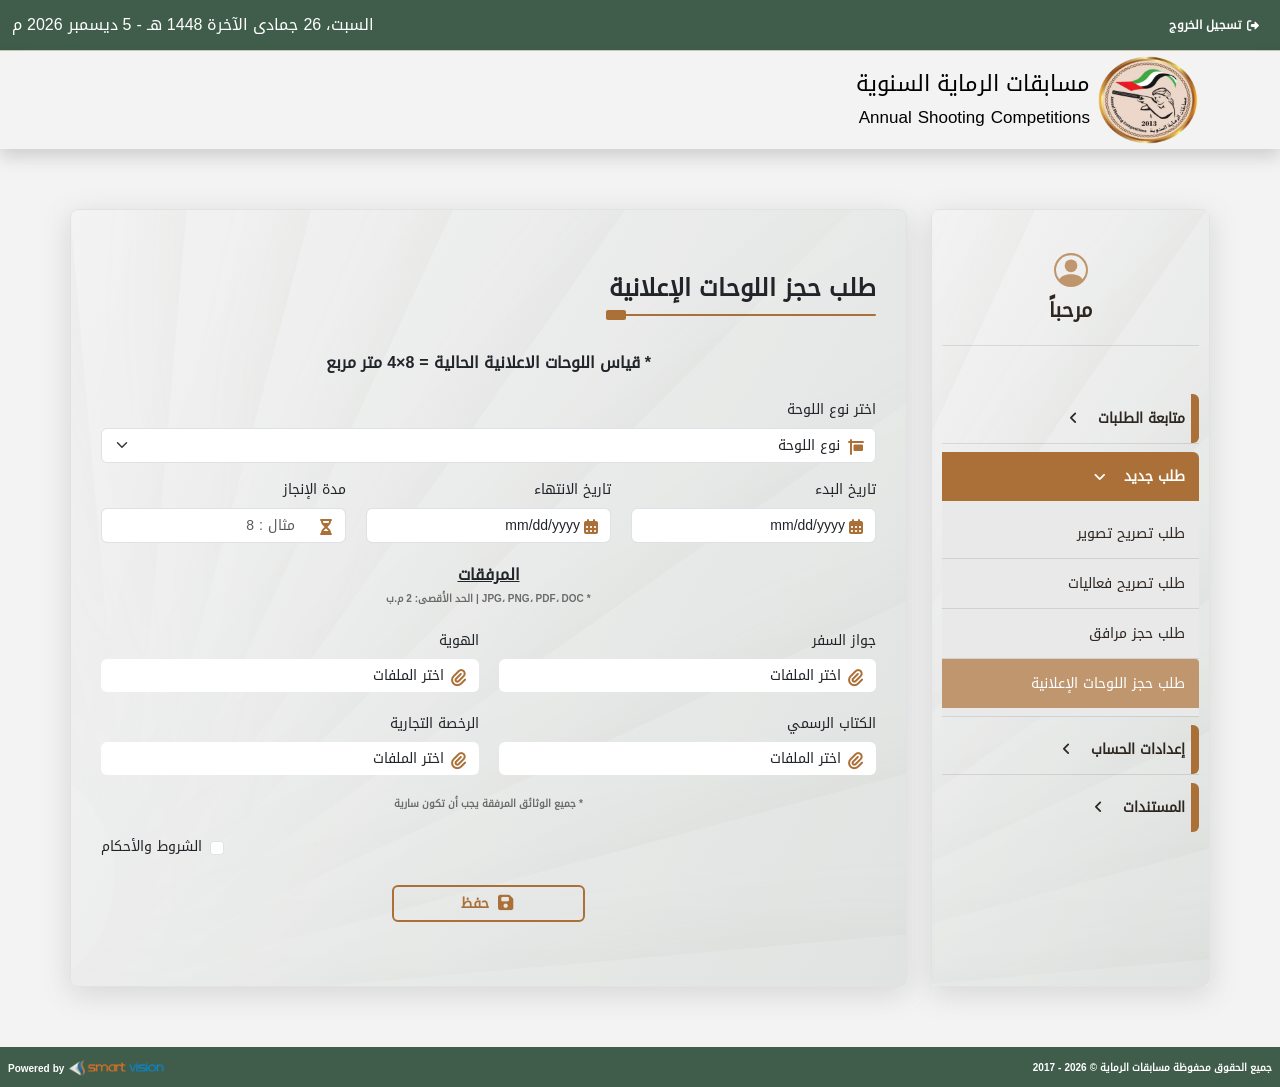
<file: billboard-booking.html>
<!DOCTYPE html>
<html lang="ar" dir="rtl">
<head>
    <meta charset="UTF-8">
    <meta name="viewport" content="width=device-width, initial-scale=1.0">
    <title>طلب تصريح تصوير</title>
    <link rel="icon" href="imgs/logo.webp"/>
    <link rel="stylesheet" href="css/bootstrap.rtl.css"/>
    <link rel="stylesheet" href="css/bootstrap.rtl.min.css"/>
    <link rel="stylesheet" href="css/css/all.min.css"/>
    <link rel="stylesheet" href="css/css/all.css"/>
    <link rel="stylesheet" href="css/dashboard.css"/>
    <link rel="stylesheet" href="css/main.css"/>
</head>
<body>
    
    <nav class="navbar navbar-expand-md d-none d-lg-block sub-menu position-relative">
        <div class="container-fluid text-center">
            <div class="register logout-btn d-flex justify-content-center align-items-center">
                <button class="btn overflow-hidden d-flex gap-1 align-items-center justify-content-between border-0 mx-auto p-2">
                    <i class="fa-solid fa-right-from-bracket fa-xs text-white"></i>
                    <a href="login.html" class="main-links card-link fw-bold text-white">تسجيل الخروج</a>
                </button>
            </div>
            <p id="date" class="text-white mb-0"></p>
        </div>
    </nav>

    <nav class="navbar login-navbar p-0 middle-menu position-relative">
        <div class="container position-relative">
            <a class="navbar-brand d-flex align-items-center" href="index.html">
                <img src="imgs/logo.webp" alt="شعار مسابقات الرماية السنوية" class="logo"/>
                <p class="mb-0 ps-2">
                    <span class="d-block">مسابقات الرماية السنوية</span>
                    <span>Annual Shooting Competitions</span>
                </p>
            </a>
        </div>
    </nav>

    <nav class="navbar navbar-expand-lg main-menu position-relative d-lg-none">
        <div class="container position-relative">
            <button class="navbar-toggler d-flex border-0" type="button" data-bs-toggle="collapse" data-bs-target="#navbarNavDropdown" aria-controls="navbarNavDropdown" aria-expanded="false" aria-label="Toggle navigation">
                <i class="fa-solid fa-bars-staggered navbar-fa-icon d-lg-none"></i>
                <i class="fa-solid fa-xmark d-lg-none"></i>
            </button>
            <div class="collapse navbar-collapse" id="navbarNavDropdown">
                <ul class="navbar-nav mx-auto align-items-center p-3">
                    <li class="position-relative mb-2 nav-item dropdown tracking-sidebar-tab sidebar-tab active" data-target="tracking">
                        <button class="nav-link fw-bold d-flex align-items-center justify-content-start gap-3 w-100 dropdown-toggle" data-bs-toggle="dropdown" aria-expanded="false" type="button">
                            <span>متابعة الطلبات</span>
                        </button>

                        <ul class="dropdown-menu w-100">
                            <li>
                                <a href="dashboard.html" class="dropdown-item sidebar-drop-down" data-type="shooting_permit">
                                    تصريح تصوير
                                </a>
                            </li>
                            <li>
                                <a href="dashboard.html" class="dropdown-item sidebar-drop-down" data-type="events_permit">
                                    تصريح فعاليات
                                </a>
                            </li>
                            <li>
                                <a href="dashboard.html" class="dropdown-item sidebar-drop-down" data-type="facility_booking">
                                    حجز مرافق
                                </a>
                            </li>
                            <li>
                                <a href="dashboard.html" class="dropdown-item sidebar-drop-down" data-type="billboard_booking">
                                    حجز اللوحات الإعلانية
                                </a>
                            </li>
                        </ul>
                    </li>
                    <li class="position-relative mb-2 nav-item dropdown requests-sidebar-tab sidebar-tab" data-target="orders">
                        <button class="nav-link fw-bold d-flex align-items-center justify-content-start gap-3 w-100 dropdown-toggle" data-bs-toggle="dropdown" aria-expanded="false" type="button">
                            <span>طلب جديد</span>
                        </button>

                        <ul class="dropdown-menu w-100">
                            <li>
                                <a href="shooting-permit.html" class="dropdown-item sidebar-drop-down" data-type="shooting_permit_request">
                                    طلب تصريح تصوير
                                </a>
                            </li>
                            <li>
                                <a href="events-permit.html" class="dropdown-item sidebar-drop-down" data-type="events_permit_request">
                                    طلب تصريح فعاليات
                                </a>
                            </li>
                            <li>
                                <a href="facility-booking.html" class="dropdown-item sidebar-drop-down" data-type="facility_booking_request">
                                    طلب حجز مرافق
                                </a>
                            </li>
                            <li>
                                <a href="billboard-booking.html" class="dropdown-item sidebar-drop-down active" data-type="billboard_booking_request">
                                    طلب حجز اللوحات الإعلانية
                                </a>
                            </li>
                        </ul>
                    </li>
                    <li class="position-relative mb-2 nav-item dropdown sidebar-tab" data-target="settings">
                        <a href="account-settings.html" class="nav-link fw-bold d-flex align-items-center justify-content-start gap-3 w-100" type="button">
                            <span>إعدادات الحساب</span>
                        </a>
                    </li>
                    <li class="position-relative mb-2 nav-item dropdown sidebar-tab" data-target="documents">
                        <a href="documents.html" class="nav-link fw-bold d-flex align-items-center justify-content-start gap-3 w-100" type="button">
                            <span>المستندات</span>
                        </a>
                    </li>
                    <hr class="w-100 d-lg-none">
                    <li class="nav-item register-btns-small-screen d-flex d-lg-none">
                        <button class="navbar-logout nav-link btn overflow-hidden d-flex gap-1 align-items-center justify-content-between border-0 mx-auto p-2" type="button">
                            <i class="fa-solid fa-right-from-bracket fa-xs"></i>
                            <a href="login.html" class="main-links card-link fw-bold">تسجيل الخروج</a>
                        </button>
                    </li>
                </ul>
            </div>
        </div>
    </nav>



    <div class="main-container container">

        <aside class="d-none d-lg-block position-relative">
            <div class="sidebar-head d-flex align-items-center justify-content-center flex-column position-relative">
                <svg xmlns="http://www.w3.org/2000/svg" width="34" height="34" fill="#ab7037b3" class="bi bi-person-circle mb-2" viewBox="0 0 16 16">
                    <path d="M11 6a3 3 0 1 1-6 0 3 3 0 0 1 6 0"/>
                    <path fill-rule="evenodd" d="M0 8a8 8 0 1 1 16 0A8 8 0 0 1 0 8m8-7a7 7 0 0 0-5.468 11.37C3.242 11.226 4.805 10 8 10s4.757 1.225 5.468 2.37A7 7 0 0 0 8 1"/>
                </svg>
                <span class="username fw-bold"></span>
            </div>
            <div class="sidebar-tabs mt-5 position-relative">
                <ul>
                    <li class="position-relative mb-2 nav-item dropdown shooting-permit-sidebar-tab sidebar-tab" data-target="tracking">
                        <a href="dashboard.html" class="nav-link fw-bold d-flex align-items-center justify-content-start gap-3 w-100" type="button">
                            <span>متابعة الطلبات</span>
                            <i class="fa-solid fa-angle-left position-relative"></i>
                        </a>

                        <ul class="dropdown-menu w-100">
                            <li>
                                <a href="dashboard.html" class="dropdown-item sidebar-drop-down" data-type="shooting_permit">
                                    تصريح تصوير
                                </a>
                            </li>
                            <li>
                                <a href="dashboard.html" class="dropdown-item sidebar-drop-down" data-type="events_permit">
                                    تصريح فعاليات
                                </a>
                            </li>
                            <li>
                                <a href="dashboard.html" class="dropdown-item sidebar-drop-down" data-type="facility_booking">
                                    حجز مرافق
                                </a>
                            </li>
                            <li>
                                <a href="dashboard.html" class="dropdown-item sidebar-drop-down" data-type="billboard_booking">
                                    حجز اللوحات الإعلانية
                                </a>
                            </li>
                        </ul>
                    </li>
                    <li class="position-relative mb-2 nav-item dropdown events-permit-sidebar-tab sidebar-tab active" data-target="orders">
                        <a href="shooting-permit.html" class="nav-link fw-bold d-flex align-items-center justify-content-start gap-3 w-100" type="button">
                            <span>طلب جديد</span>
                            <i class="fa-solid fa-angle-left position-relative"></i>
                        </a>
                        <ul class="dropdown-menu w-100">
                            <li>
                                <a href="shooting-permit.html" class="dropdown-item sidebar-drop-down" data-type="shooting_permit_request">
                                    طلب تصريح تصوير
                                </a>
                            </li>
                            <li>
                                <a href="events-permit.html" class="dropdown-item sidebar-drop-down" data-type="events_permit_request">
                                    طلب تصريح فعاليات
                                </a>
                            </li>
                            <li>
                                <a href="facility-booking.html" class="dropdown-item sidebar-drop-down" data-type="facility_booking_request">
                                    طلب حجز مرافق
                                </a>
                            </li>
                            <li>
                                <a href="billboard-booking.html" class="dropdown-item sidebar-drop-down active" data-type="billboard_booking_request">
                                    طلب حجز اللوحات الإعلانية
                                </a>
                            </li>
                        </ul>
                    </li>
                    <li class="position-relative mb-2 nav-item sidebar-tab" data-target="settings">
                        <a href="account-settings.html" class="nav-link fw-bold d-flex align-items-center justify-content-start gap-3 w-100" type="button">
                            <span>إعدادات الحساب</span>
                            <i class="fa-solid fa-angle-left position-relative"></i>
                        </a>

                    </li>
                    <li class="position-relative mb-2 nav-item sidebar-tab" data-target="documents">
                        <a href="documents.html" class="nav-link fw-bold d-flex align-items-center justify-content-start gap-3 w-100" type="button">
                            <span>المستندات</span>
                            <i class="fa-solid fa-angle-left position-relative"></i>
                        </a>
                    </li>
                </ul>
            </div>
        </aside>


        <div class="sidebar-head d-flex d-lg-none align-items-center justify-content-center position-relative gap-1 mb-3">
            <svg xmlns="http://www.w3.org/2000/svg" width="18" height="18" fill="#ab7037b3" class="bi bi-person-circle" viewBox="0 0 16 16">
                <path d="M11 6a3 3 0 1 1-6 0 3 3 0 0 1 6 0"/>
                <path fill-rule="evenodd" d="M0 8a8 8 0 1 1 16 0A8 8 0 0 1 0 8m8-7a7 7 0 0 0-5.468 11.37C3.242 11.226 4.805 10 8 10s4.757 1.225 5.468 2.37A7 7 0 0 0 8 1"/>
            </svg>
            <span class="username fw-bold"></span>
        </div>

        <main class="overflow-hidden position-relative overflow-hidden">

            <section id="orders" class="orders position-relative my-4">
                <div id="forms" class="forms">
                    <form id="billboard_booking_request" class="billboard_booking">
                        <h3 class="section-heading fw-bold mb-3">
                            <span class="d-block">طلب حجز اللوحات الإعلانية</span>
                            <svg width="270" height="24" viewBox="0 0 270 24" xmlns="http://www.w3.org/2000/svg" class="d-none d-lg-block">
                                <rect x="0" y="11" width="290" height="2" rx="1" fill="#ab7037"/>
                                <rect x="250" y="7" width="20" height="10" rx="2" fill="#ab7037"/>
                            </svg>
                            <svg width="200" height="24" viewBox="0 0 270 24" xmlns="http://www.w3.org/2000/svg" class="d-lg-none">
                                <rect x="0" y="11" width="290" height="2" rx="1" fill="#ab7037"/>
                                <rect x="250" y="7" width="20" height="10" rx="2" fill="#ab7037"/>
                            </svg>
                        </h3>
                        <span class="billboard_booking_note d-block fw-bold p-2 mb-3 text-center">* قياس اللوحات الاعلانية الحالية = 8×4 متر مربع</span>
                        <div class="position-relative w-100 mb-3">
                            <label for="ad-type" class="form-label input-label d-block text-start">اختر نوع اللوحة</label>
                            <select class="form-select" aria-label="Default select example" id="ad-type">
                                <option selected>نوع اللوحة</option>
                                <option value="بجانب فندق شاطيء الفجيرة">بجانب فندق شاطيء الفجيرة</option>
                                <option value="مقابل السنشري مول">مقابل السنشري مول</option>
                                <option value="مسافي الفجيرة">مسافي الفجيرة</option>
                                <option value="مقابل القيادة العامة لشرطة الفجيرة القديمة">مقابل القيادة العامة لشرطة الفجيرة القديمة</option>
                            </select>
                            <i class="fa-solid fa-sign-hanging"></i>
                        </div>
                        <div class="d-flex justify-content-center align-items-center flex-column flex-md-row div-inputs-gap mb-3"> 
                            <div class="position-relative w-100 mb-1">
                                <label for="start-date-billboard-booking" class="form-label input-label d-block text-start">تاريخ البدء</label>
                                <input id="start-date-billboard-booking" type="date" class="form-control text-start" required onfocus="this.showPicker()">
                                <i class="fa-solid fa-calendar-days"></i>
                            </div>
                            <div class="position-relative w-100 mb-1">
                                <label for="end-date-billboard-booking" class="form-label input-label d-block text-start">تاريخ الانتهاء</label>
                                <input id="end-date-billboard-booking" type="date" class="form-control text-start" required onfocus="this.showPicker()">
                                <i class="fa-solid fa-calendar-days"></i>
                            </div>
                            <div class="position-relative w-100 mb-1">
                                <label for="duration-billboard-booking" class="form-label input-label d-block text-start">مدة الإنجاز</label>
                                <input type="number" class="form-control text-start" id="duration-billboard-booking" placeholder="مثال : 8" required min="1">
                                <i class="fa-solid fa-hourglass-half"></i>
                            </div>
                        </div>
                        <span class="d-block mb-1 text-decoration-underline fw-bold text-center">المرفقات</span>
                        <span class="docs-requirements d-block text-center mb-4 fw-bold">* JPG، PNG، PDF، DOC | الحد الأقصى: 2 م.ب</span>
                        <div class="d-flex justify-content-center align-items-center flex-column flex-md-row div-inputs-gap mb-3"> 
                            <div class="position-relative w-100 overflow-hidden mb-1">
                                <label class="form-label input-label d-block text-start">جواز السفر</label>
                                <label for="passports-billboard-booking" class="files-input custom-file-input position-relative">
                                    <i class="fa-solid fa-paperclip"></i>
                                    <span class="file-text">اختر الملفات</span>
                                </label>
                                <input type="file" id="passports-billboard-booking" hidden required>
                            </div>
                            <div class="position-relative w-100 overflow-hidden mb-1">
                                <label class="form-label input-label d-block text-start">الهوية</label>
                                <label for="user-id" class="files-input custom-file-input position-relative">
                                    <i class="fa-solid fa-paperclip"></i>
                                   <span class="file-text">اختر الملفات</span>
                                </label>
                                <input type="file" id="user-id" hidden required>
                            </div>
                        </div>
                        <div class="d-flex justify-content-center align-items-center flex-column flex-md-row div-inputs-gap mb-3"> 
                            <div class="position-relative w-100 overflow-hidden mb-1">
                                <label class="form-label input-label d-block text-start">الكتاب الرسمي</label>
                                <label for="official-doc" class="files-input custom-file-input position-relative">
                                    <i class="fa-solid fa-paperclip"></i>
                                    <span class="file-text">اختر الملفات</span>
                                </label>
                                <input type="file" id="official-doc" hidden required>
                            </div>
                            <div class="position-relative w-100 overflow-hidden mb-1">
                                <label class="form-label input-label d-block text-start">الرخصة التجارية</label>
                                <label for="commercial-license-billboard-booking" class="files-input custom-file-input position-relative">
                                    <i class="fa-solid fa-paperclip"></i>
                                   <span class="file-text">اختر الملفات</span>
                                </label>
                                <input type="file" id="commercial-license-billboard-booking" hidden required>
                            </div>
                        </div>
                        <span class="docs-requirements d-block text-center mb-4 fw-bold">* جميع الوثائق المرفقة يجب أن تكون سارية</span>
                        <div class="checkbox-form d-flex justify-content-end flex-column flex-md-row">
                            <div class="form-check d-flex align-items-center gap-2">
                                <input class="form-check-input" type="checkbox" value="terms-and-conditions" id="checkDefault" required>
                                <label class="form-check-label input-label" for="checkDefault">
                                    الشروط والأحكام
                                </label>
                            </div>
                        </div>
                        <button type="submit" class="btn main-btn submit-btn d-block mx-auto fw-bold overflow-hidden mt-4 position-relative w-100">
                            <i class="fa-solid fa-floppy-disk fa-lg position-relative top-0 start-0"></i>
                            <span>حفظ</span>
                        </button>
                    </form>
                </div>
            </section>

        </main>
    </div>




    <footer class="p-0">
        <div class="copyright position-relative text-white p-2 fw-bold d-flex justify-content-between align-items-center">
            <p class="mb-0 d-inline">جميع الحقوق محفوظة مسابقات الرماية <span class="copyright-year"></span></p>
            <p class="mb-0 d-inline">
                <a href="https://esmart-vision.com" target="_blank"><img src="imgs/logo_4.png" alt="Smart Vision Logo"/></a>
                Powered by
            </p>
        </div>
    </footer>


    <script src="js/bootstrap.bundle.min.js"></script>
    <script src="js/requests.js"></script>
    <script src="js/main.js"></script>
</body>
</html>
</file>
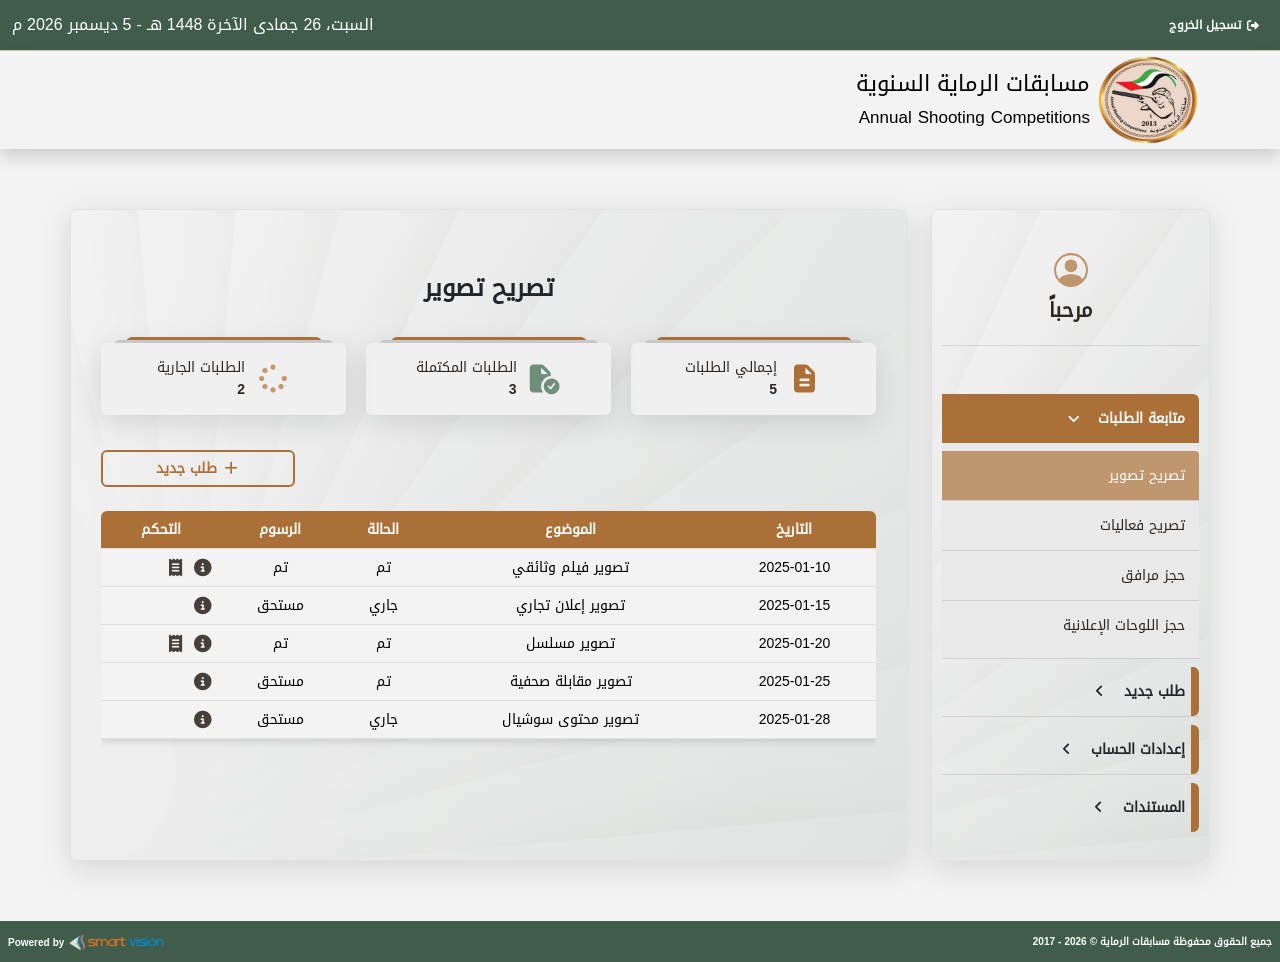
<file: dashboard.html>
<!DOCTYPE html>
<html lang="ar" dir="rtl">
<head>
    <meta charset="UTF-8">
    <meta name="viewport" content="width=device-width, initial-scale=1.0">
    <title>لوحة التحكم</title>
    
    <link rel="icon" href="imgs/logo.webp"/>
    <link rel="stylesheet" href="css/bootstrap.rtl.css"/>
    <link rel="stylesheet" href="css/bootstrap.rtl.min.css"/>
    <link rel="stylesheet" href="css/css/all.min.css"/>
    <link rel="stylesheet" href="css/css/all.css"/>
    <link rel="stylesheet" href="css/dashboard.css"/>
    <link rel="stylesheet" href="css/main.css"/>
</head>
<body>

    <nav class="navbar navbar-expand-md d-none d-lg-block sub-menu position-relative">
        <div class="container-fluid text-center">
            <div class="register logout-btn d-flex justify-content-center align-items-center">
                <button class="btn overflow-hidden d-flex gap-1 align-items-center justify-content-between border-0 mx-auto p-2">
                    <i class="fa-solid fa-right-from-bracket fa-xs text-white"></i>
                    <a href="login.html" class="main-links card-link fw-bold text-white">تسجيل الخروج</a>
                </button>
            </div>
            <p id="date" class="text-white mb-0"></p>
        </div>
    </nav>

    <nav class="navbar login-navbar p-0 middle-menu position-relative">
        <div class="container position-relative">
            <a class="navbar-brand d-flex align-items-center" href="index.html">
                <img src="imgs/logo.webp" alt="شعار مسابقات الرماية السنوية" class="logo"/>
                <p class="mb-0 ps-2">
                    <span class="d-block">مسابقات الرماية السنوية</span>
                    <span>Annual Shooting Competitions</span>
                </p>
            </a>
        </div>
    </nav>

    <nav class="navbar navbar-expand-lg main-menu position-relative d-lg-none">
        <div class="container position-relative">
            <button class="navbar-toggler d-flex border-0" type="button" data-bs-toggle="collapse" data-bs-target="#navbarNavDropdown" aria-controls="navbarNavDropdown" aria-expanded="false" aria-label="Toggle navigation">
                <i class="fa-solid fa-bars-staggered navbar-fa-icon d-lg-none"></i>
                <i class="fa-solid fa-xmark d-lg-none"></i>
            </button>
            <div class="collapse navbar-collapse" id="navbarNavDropdown">
                <ul class="navbar-nav mx-auto align-items-center p-3">
                    <li class="position-relative mb-2 nav-item dropdown shooting-permit-sidebar-tab sidebar-tab active" data-target="tracking">
                        <button class="nav-link fw-bold d-flex align-items-center justify-content-start gap-3 w-100 dropdown-toggle" data-bs-toggle="dropdown" aria-expanded="false" type="button">
                            <span>متابعة الطلبات</span>
                        </button>

                        <ul class="dropdown-menu w-100">
                            <li>
                                <a href="#" class="dropdown-item sidebar-drop-down active" data-type="shooting_permit">
                                    تصريح تصوير
                                </a>
                            </li>
                            <li>
                                <a href="#" class="dropdown-item sidebar-drop-down" data-type="events_permit">
                                    تصريح فعاليات
                                </a>
                            </li>
                            <li>
                                <a href="#" class="dropdown-item sidebar-drop-down" data-type="facility_booking">
                                    حجز مرافق
                                </a>
                            </li>
                            <li>
                                <a href="#" class="dropdown-item sidebar-drop-down" data-type="billboard_booking">
                                    حجز اللوحات الإعلانية
                                </a>
                            </li>
                        </ul>
                    </li>
                    <li class="position-relative mb-2 nav-item dropdown events-permit-sidebar-tab sidebar-tab" data-target="orders">
                        <button class="nav-link fw-bold d-flex align-items-center justify-content-start gap-3 w-100 dropdown-toggle" data-bs-toggle="dropdown" aria-expanded="false" type="button">
                            <span>طلب جديد</span>
                        </button>

                        <ul class="dropdown-menu w-100">
                            <li>
                                <a href="#" class="dropdown-item sidebar-drop-down" data-type="shooting_permit_request">
                                    طلب تصريح تصوير
                                </a>
                            </li>
                            <li>
                                <a href="#" class="dropdown-item sidebar-drop-down" data-type="events_permit_request">
                                    طلب تصريح فعاليات
                                </a>
                            </li>
                            <li>
                                <a href="#" class="dropdown-item sidebar-drop-down" data-type="facility_booking_request">
                                    طلب حجز مرافق
                                </a>
                            </li>
                            <li>
                                <a href="#" class="dropdown-item sidebar-drop-down" data-type="billboard_booking_request">
                                    طلب حجز اللوحات الإعلانية
                                </a>
                            </li>
                        </ul>
                    </li>
                    <li class="position-relative mb-2 nav-item dropdown sidebar-tab" data-target="settings">
                        <button class="nav-link fw-bold d-flex align-items-center justify-content-start gap-3 w-100 dropdown-toggle" data-bs-toggle="dropdown" aria-expanded="false" type="button">
                            <span>إعدادات الحساب</span>
                        </button>
                    </li>
                    <li class="position-relative mb-2 nav-item dropdown sidebar-tab" data-target="documents">
                        <button class="nav-link fw-bold d-flex align-items-center justify-content-start gap-3 w-100 dropdown-toggle" data-bs-toggle="dropdown" aria-expanded="false" type="button">
                            <span>المستندات</span>
                        </button>
                    </li>
                    <hr class="w-100 d-lg-none">
                    <li class="nav-item register-btns-small-screen d-flex d-lg-none">
                        <button class="navbar-logout nav-link btn overflow-hidden d-flex gap-1 align-items-center justify-content-between border-0 mx-auto p-2" type="button">
                            <i class="fa-solid fa-right-from-bracket fa-xs"></i>
                            <a href="login.html" class="main-links card-link fw-bold">تسجيل الخروج</a>
                        </button>
                    </li>
                </ul>
            </div>
        </div>
    </nav>



    <div class="main-container container">

        <aside class="d-none d-lg-block position-relative overflow-hidden">
            <div class="sidebar-head d-flex align-items-center justify-content-center flex-column position-relative">
                <svg xmlns="http://www.w3.org/2000/svg" width="34" height="34" fill="#ab7037b3" class="bi bi-person-circle mb-2" viewBox="0 0 16 16">
                    <path d="M11 6a3 3 0 1 1-6 0 3 3 0 0 1 6 0"/>
                    <path fill-rule="evenodd" d="M0 8a8 8 0 1 1 16 0A8 8 0 0 1 0 8m8-7a7 7 0 0 0-5.468 11.37C3.242 11.226 4.805 10 8 10s4.757 1.225 5.468 2.37A7 7 0 0 0 8 1"/>
                </svg>
                <span class="username fw-bold"></span>
            </div>
            <div class="sidebar-tabs mt-5 position-relative">
                <ul>
                    <!-- <li class="position-relative mb-2 nav-item dropdown">
                        <a href="#" class="position-relative d-flex justify-content-start align-items-center gap-3 w-100 fw-bold active" data-target="tracking">
                        <i class="fa-solid fa-angle-left position-relative"></i><span class="position-relative">متابعة الطلبات</span></a>
                            <ul class="dropdown-menu">
                                <li><a class="dropdown-item" href="#">Action</a></li>
                                <li><a class="dropdown-item" href="#">Another action</a></li>
                                <li><hr class="dropdown-divider"></li>
                                <li><a class="dropdown-item" href="#">Something else here</a></li>
                            </ul>
                    </li> -->


                    <li class="position-relative mb-2 nav-item dropdown shooting-permit-sidebar-tab sidebar-tab active" data-target="tracking">
                        <button class="nav-link fw-bold d-flex align-items-center justify-content-start gap-3 w-100 dropdown-toggle" data-bs-toggle="dropdown" aria-expanded="false" type="button">
                            <span>متابعة الطلبات</span>
                            <i class="fa-solid fa-angle-left position-relative"></i>
                        </button>

                        <ul class="dropdown-menu w-100">
                            <li>
                                <a href="#" class="dropdown-item sidebar-drop-down active" data-type="shooting_permit">
                                    تصريح تصوير
                                </a>
                            </li>
                            <li>
                                <a href="#" class="dropdown-item sidebar-drop-down" data-type="events_permit">
                                    تصريح فعاليات
                                </a>
                            </li>
                            <li>
                                <a href="#" class="dropdown-item sidebar-drop-down" data-type="facility_booking">
                                    حجز مرافق
                                </a>
                            </li>
                            <li>
                                <a href="#" class="dropdown-item sidebar-drop-down" data-type="billboard_booking">
                                    حجز اللوحات الإعلانية
                                </a>
                            </li>
                        </ul>
                    </li>
                    <li class="position-relative mb-2 nav-item dropdown events-permit-sidebar-tab sidebar-tab" data-target="orders">
                        <button class="nav-link fw-bold d-flex align-items-center justify-content-start gap-3 w-100 dropdown-toggle" data-bs-toggle="dropdown" aria-expanded="false" type="button">
                            <span>طلب جديد</span>
                            <i class="fa-solid fa-angle-left position-relative"></i>
                        </button>
                        <ul class="dropdown-menu w-100">
                            <li>
                                <a href="#" class="dropdown-item sidebar-drop-down" data-type="shooting_permit_request">
                                    طلب تصريح تصوير
                                </a>
                            </li>
                            <li>
                                <a href="#" class="dropdown-item sidebar-drop-down" data-type="events_permit_request">
                                    طلب تصريح فعاليات
                                </a>
                            </li>
                            <li>
                                <a href="#" class="dropdown-item sidebar-drop-down" data-type="facility_booking_request">
                                    طلب حجز مرافق
                                </a>
                            </li>
                            <li>
                                <a href="#" class="dropdown-item sidebar-drop-down" data-type="billboard_booking_request">
                                    طلب حجز اللوحات الإعلانية
                                </a>
                            </li>
                        </ul>
                    </li>
                    <li class="position-relative mb-2 nav-item dropdown sidebar-tab" data-target="settings">
                        <button class="nav-link fw-bold d-flex align-items-center justify-content-start gap-3 w-100 dropdown-toggle" data-bs-toggle="dropdown" aria-expanded="false" type="button">
                            <span>إعدادات الحساب</span>
                            <i class="fa-solid fa-angle-left position-relative"></i>
                        </button>

                    </li>
                    <li class="position-relative mb-2 nav-item dropdown sidebar-tab" data-target="documents">
                        <button class="nav-link fw-bold d-flex align-items-center justify-content-start gap-3 w-100 dropdown-toggle" data-bs-toggle="dropdown" aria-expanded="false" type="button">
                            <span>المستندات</span>
                            <i class="fa-solid fa-angle-left position-relative"></i>
                        </button>
                    </li>

                    <!-- <li class="position-relative mb-2 "><a href="#" class="position-relative d-flex justify-content-start align-items-center gap-3 w-100 fw-bold" data-target="orders">
                        <i class="fa-solid fa-angle-left position-relative"></i><span class="position-relative">طلب تصاريح وحجوزات</span></a></li>
                    <li class="position-relative mb-2"><a href="#" class="position-relative d-flex justify-content-start align-items-center gap-3 w-100 fw-bold" data-target="settings">
                        <i class="fa-solid fa-angle-left position-relative"></i><span class="position-relative">إعدادات الحساب</span></a></li>
                    <li class="position-relative"><a href="#" class="position-relative d-flex justify-content-start align-items-center gap-3 w-100 fw-bold" data-target="documents">
                        <i class="fa-solid fa-angle-left position-relative"></i><span class="position-relative">المستندات</span></a></li> -->
                </ul>
            </div>
        </aside>


        <div class="sidebar-head d-flex d-lg-none align-items-center justify-content-center position-relative gap-1 mb-3">
            <svg xmlns="http://www.w3.org/2000/svg" width="18" height="18" fill="#ab7037b3" class="bi bi-person-circle" viewBox="0 0 16 16">
                <path d="M11 6a3 3 0 1 1-6 0 3 3 0 0 1 6 0"/>
                <path fill-rule="evenodd" d="M0 8a8 8 0 1 1 16 0A8 8 0 0 1 0 8m8-7a7 7 0 0 0-5.468 11.37C3.242 11.226 4.805 10 8 10s4.757 1.225 5.468 2.37A7 7 0 0 0 8 1"/>
            </svg>
            <span class="username fw-bold"></span>
        </div>

        <main class="overflow-hidden position-relative overflow-hidden">


            <section id="tracking" class="tracking position-relative my-4">
                <h3 class="section-heading fw-bold text-center position-relative"><span class="table-header"></span></h3>
                <div class="cards">
                    <div class="cards-container">
                        <div class="card border-0">
                            <div class="content">
                                <i class="fa-solid fa-file-lines fa-2x"></i>
                                <div>
                                    <p class="para mb-0">إجمالي الطلبات</p>
                                    <span id="totalOrders" class="fw-bold"></span>
                                </div>
                            </div>
                        </div>
                        <div class="card border-0">
                            <div class="content">
                                <i class="fa-solid fa-file-circle-check fa-2x"></i>
                                <div>
                                    <p class="para mb-0">الطلبات المكتملة</p>
                                    <span id="completedOrders" class="fw-bold"></span>
                                </div>
                            </div>
                        </div>
                        <div class="card border-0">
                            <div class="content">
                                <i class="fa-solid fa-spinner fa-spin fa-2x"></i>
                                <div>
                                    <p class="para mb-0">الطلبات الجارية</p>
                                    <span id="inProgressOrders" class="fw-bold"></span>
                                </div>
                            </div>
                        </div>
                    </div>
                </div>

                <div id="tables-container" class="tables">
                    <button type="button" class="btn main-btn new-order-btn submit-btn d-block ms-auto mb-4 fw-bold overflow-hidden w-50">
                        <i class="fa-solid fa-plus"></i>
                        <span>طلب جديد</span>
                    </button>
                    <div class="table-container table-responsive">
                        <table class="table table-hover text-center">
                            <thead>
                                <tr>
                                    <th scope="col">التاريخ</th>
                                    <th scope="col">الموضوع</th>
                                    <th scope="col">الحالة</th>
                                    <th scope="col">الرسوم</th>
                                    <th scope="col">التحكم</th>
                                </tr>
                            </thead>
                            <tbody id="ordersTbody"></tbody>
                        </table>
                    </div>
                </div> 
                <div id="no-orders-container" class="text-center d-none">
                    <span class="d-block mb-4 fs-3 fw-bold">لا توجد طلبات!</span>
                    <button type="button" class="btn main-btn new-order-btn submit-btn d-block mx-auto mb-3 fw-bold overflow-hidden">
                        <i class="fa-solid fa-plus"></i>
                        <span>طلب جديد</span>
                    </button>
                </div>

            </section>

            <section id="orders" class="orders d-none position-relative my-4">
                <div id="forms" class="forms">
                    <form id="shooting_permit_request" class="shooting-permit-form">
                        <h3 class="section-heading fw-bold text-center mb-3"><span >طلب تصريح تصوير</span></h3>
                        <div class="position-relative">
                            <label for="subject" class="form-label input-label d-block text-start">الموضوع</label>
                            <input type="text" class="form-control text-start" id="subject" placeholder="تصوير فيلم وثائقي" required minlength="2">
                            <i class="fa-solid fa-pen-to-square"></i>
                        </div>
                        <div class="my-4 d-flex justify-content-start flex-column flex-md-row wrap">
                            <span class="input-label mt-1">نوع التصوير:</span>
                            <div class="div-inputs-gap d-flex justify-content-evenly flex-column flex-md-row wrap ms-4">                
                                <div class="form-check d-flex align-items-center gap-1">
                                    <input class="form-check-input" type="radio" name="radioDefault" id="government" checked>
                                    <label class="form-check-label input-label" for="government">أرضي</label>
                                </div>
                                <div class="form-check d-flex align-items-center gap-1">
                                    <input class="form-check-input" type="radio" name="radioDefault" id="non-profit">
                                    <label class="form-check-label input-label" for="non-profit">بحري</label>
                                </div>
                                <div class="form-check d-flex align-items-center gap-1">
                                    <input class="form-check-input" type="radio" name="radioDefault" id="private">
                                    <label class="form-check-label input-label" for="private">جوي</label>
                                </div>
                                <div class="form-check d-flex align-items-center gap-1">
                                    <input class="form-check-input" type="radio" name="radioDefault" id="individual">
                                    <label class="form-check-label input-label" for="individual">أرضي جوي</label>
                                </div>
                            </div>
                        </div>
                        <div class="d-flex justify-content-center align-items-center flex-column flex-md-row div-inputs-gap mb-3"> 
                            <div class="position-relative w-100 mb-1">
                                <label for="location" class="form-label input-label d-block text-start">موقع المنطقة</label>
                                <input id="location" type="text" class="form-control text-start" placeholder="اكتب الموقع بالتفصيل" required minlength="2">
                                <i class="fa-solid fa-location-dot"></i>
                            </div>
                            <div class="position-relative w-100 mb-1">
                                <label for="company-name" class="form-label input-label d-block text-start">لصالح شركة</label>
                                <input id="company-name" type="text" class="form-control text-start" placeholder="اسم الشركة" required minlength="2">
                                <i class="fa-solid fa-building"></i>
                            </div>
                        </div>
                        <div class="d-flex justify-content-center align-items-center flex-column flex-md-row div-inputs-gap mb-3"> 
                            <div class="position-relative w-100 mb-1">
                                <label for="start-shooting-date" class="form-label input-label d-block text-start">تاريخ بداية التصوير</label>
                                <input id="start-shooting-date" type="date" class="form-control text-start" required onfocus="this.showPicker()">
                                <i class="fa-solid fa-calendar-days"></i>
                            </div>
                            <div class="position-relative w-100 mb-1">
                                <label for="end-shooting-date" class="form-label input-label d-block text-start">تاريخ نهاية التصوير</label>
                                <input id="end-shooting-date" type="date" class="form-control text-start" required onfocus="this.showPicker()">
                                <i class="fa-solid fa-calendar-days"></i>
                            </div>
                        </div>
                        <div class="position-relative mb-3">
                            <label for="duration" class="form-label input-label d-block text-start">فترة التصوير</label>
                            <input type="number" class="form-control text-start" id="duration" placeholder="مثال : 8" required min="1">
                            <i class="fa-solid fa-hourglass-half"></i>
                        </div>
                        <div class="mb-2 d-flex justify-content-center align-items-center flex-column flex-md-row div-inputs-gap mb-3"> 
                            <div class="position-relative w-100 mb-1">
                                <label for="start-shooting-time" class="form-label input-label d-block text-start">وقت بدء التصوير</label>
                                <input id="start-shooting-time" type="time" class="form-control text-start" required onfocus="this.showPicker()">
                                <i class="fa-regular fa-clock"></i>
                            </div>
                            <div class="position-relative w-100 mb-1">
                                <label for="end-shooting-time" class="form-label input-label d-block text-start">وقت نهاية التصوير</label>
                                <input id="end-shooting-time" type="time" class="form-control text-start" required onfocus="this.showPicker()">
                                <i class="fa-regular fa-clock"></i>
                            </div>
                        </div>
                        <span class="d-block mb-1 text-decoration-underline fw-bold text-center">المرفقات</span>
                        <span class="docs-requirements d-block text-center mb-4 fw-bold">* JPG، PNG، PDF، DOC | الحد الأقصى: 2 م.ب</span>
                        <div class="d-flex justify-content-center align-items-center flex-column flex-md-row div-inputs-gap mb-3"> 
                            <div class="position-relative w-100 overflow-hidden mb-1">
                                <label class="form-label input-label d-block text-start">جواز السفر الخاص بالفريق</label>
                                <label for="team-passports" class="files-input custom-file-input position-relative">
                                    <i class="fa-solid fa-paperclip"></i>
                                    <span class="file-text">اختر الملفات</span>
                                </label>
                                <input type="file" id="team-passports" hidden required>
                            </div>
                            <div class="position-relative w-100 overflow-hidden mb-1">
                                <label class="form-label input-label d-block text-start">هويات الفريق</label>
                                <label for="team-ids" class="files-input custom-file-input position-relative">
                                    <i class="fa-solid fa-paperclip"></i>
                                   <span class="file-text">اختر الملفات</span>
                                </label>
                                <input type="file" id="team-ids" hidden required>
                            </div>
                        </div>
                        <div class="d-flex justify-content-center align-items-center flex-column flex-md-row div-inputs-gap mb-3"> 
                            <div class="position-relative w-100 overflow-hidden mb-1">
                                <label class="form-label input-label d-block text-start">رسالة تفاصيل التصوير</label>
                                <label for="shooting-details-message" class="files-input custom-file-input position-relative">
                                    <i class="fa-solid fa-paperclip"></i>
                                    <span class="file-text">اختر الملفات</span>
                                </label>
                                <input type="file" id="shooting-details-message" hidden required>
                            </div>
                            <div class="position-relative w-100 overflow-hidden mb-1">
                                <label class="form-label input-label d-block text-start">الرخصة التجارية</label>
                                <label for="commercial-license" class="files-input custom-file-input position-relative">
                                    <i class="fa-solid fa-paperclip"></i>
                                   <span class="file-text">اختر الملفات</span>
                                </label>
                                <input type="file" id="commercial-license" hidden required>
                            </div>
                        </div>
                        <div class="d-flex justify-content-center align-items-center flex-column flex-md-row div-inputs-gap mb-3"> 
                            <div class="position-relative w-100 overflow-hidden mb-1">
                                <label class="form-label input-label d-block text-start">ملف التعرف</label>
                                <label for="id-document" class="files-input custom-file-input position-relative">
                                    <i class="fa-solid fa-paperclip"></i>
                                    <span class="file-text">اختر الملفات</span>
                                </label>
                                <input type="file" id="id-document" hidden required>
                            </div>
                            <div class="position-relative w-100 overflow-hidden mb-1">
                                <label class="form-label input-label d-block text-start">تأشيرة دخول الدولة فى حالة الطاقم من الخارج</label>
                                <label for="entry-visa" class="files-input custom-file-input position-relative">
                                    <i class="fa-solid fa-paperclip"></i>
                                   <span class="file-text">اختر الملفات</span>
                                </label>
                                <input type="file" id="entry-visa" hidden required>
                            </div>
                        </div>
                        <span class="docs-requirements d-block text-center mb-4 fw-bold">* جميع الوثائق المرفقة يجب أن تكون سارية</span>
                        <div class="checkbox-form d-flex justify-content-end flex-column flex-md-row">
                            <div class="form-check d-flex align-items-center gap-2">
                                <input class="form-check-input" type="checkbox" value="terms-and-conditions" id="checkDefault" required>
                                <label class="form-check-label input-label" for="checkDefault">
                                    الشروط والأحكام
                                </label>
                            </div>
                            <div class="form-check d-flex align-items-center gap-2">
                                <input class="form-check-input" type="checkbox" value="disabilities" id="checkChecked">
                                <label class="form-check-label input-label" for="checkChecked">
                                    أصحاب الهمم
                                </label>
                            </div>
                        </div>
                        <button type="submit" class="btn main-btn submit-btn d-block mx-auto fw-bold overflow-hidden mt-4 position-relative w-100">
                            <i class="fa-solid fa-floppy-disk fa-lg position-relative top-0 start-0"></i>
                            <span>حفظ</span>
                        </button>
                    </form>

                    <form id="events_permit_request" class="d-none events_permit">
                        <h3 class="section-heading fw-bold text-center mb-3"><span >طلب تصريح فعالية</span></h3>
                        <div class="position-relative w-100 mb-3">
                            <label for="company-name-events-permit" class="form-label input-label d-block text-start">لصالح شركة</label>
                            <input id="company-name-events-permit" type="text" class="form-control text-start" placeholder="اسم الشركة" required minlength="2">
                            <i class="fa-solid fa-building"></i>
                        </div>
                        <div class="d-flex justify-content-center align-items-center flex-column flex-md-row div-inputs-gap mb-3"> 
                            <div class="position-relative w-100 mb-1">
                                <label for="location-events-permit" class="form-label input-label d-block text-start">عنوان الفعالية</label>
                                <input id="location-events-permit" type="text" class="form-control text-start" placeholder="أدخل عنوان الفعالية" required minlength="2">
                                <i class="fa-solid fa-pen-to-square"></i>
                            </div>
                            <div class="position-relative w-100 mb-1">
                                <label for="event-type-events-permit" class="form-label input-label d-block text-start">نوع الفعالية</label>
                                <input id="event-type-events-permit" type="text" class="form-control text-start" placeholder="مثال: مؤتمر – ورشة عمل" required minlength="2">
                                <i class="fa-solid fa-pen-to-square"></i>
                            </div>
                            <div class="position-relative w-100 mb-1">
                                <label for="attendants-num-events-permit" class="form-label input-label d-block text-start">عدد الحضور</label>
                                <input id="attendants-num-events-permit" type="number" class="form-control text-start" placeholder="عدد الحضور المتوقع" required min="1">
                                <i class="fa-solid fa-user-group"></i>
                            </div>
                        </div>
                        <div class="d-flex justify-content-center align-items-center flex-column flex-md-row div-inputs-gap mb-3"> 
                            <div class="position-relative w-100 mb-1">
                                <label for="event-permit-date" class="form-label input-label d-block text-start">تاريخ الفعالية</label>
                                <input id="event-permit-date" type="date" class="form-control text-start" required onfocus="this.showPicker()">
                                <i class="fa-solid fa-calendar-days"></i>
                            </div>
                            <div class="position-relative w-100 mb-1">
                                <label for="start-event-time-events-permit" class="form-label input-label d-block text-start">وقت بدء الفعالية</label>
                                <input id="start-event-time-events-permit" type="time" class="form-control text-start" required onfocus="this.showPicker()">
                                <i class="fa-regular fa-clock"></i>
                            </div>
                            <div class="position-relative w-100 mb-1">
                                <label for="end-event-time-events-permit" class="form-label input-label d-block text-start">وقت نهاية الفعالية</label>
                                <input id="end-event-time-events-permit" type="time" class="form-control text-start" required onfocus="this.showPicker()">
                                <i class="fa-regular fa-clock"></i>
                            </div>
                        </div>
                        <span class="d-block mb-1 text-decoration-underline fw-bold text-center">المرفقات</span>
                        <span class="docs-requirements d-block text-center mb-4 fw-bold">* JPG، PNG، PDF، DOC | الحد الأقصى: 2 م.ب</span>
                        <div class="d-flex justify-content-center align-items-center flex-column flex-md-row div-inputs-gap mb-3"> 
                            <div class="position-relative w-100 overflow-hidden mb-1">
                                <label class="form-label input-label d-block text-start">جواز السفر</label>
                                <label for="passports-events-permit" class="files-input custom-file-input position-relative">
                                    <i class="fa-solid fa-paperclip"></i>
                                    <span class="file-text">اختر الملفات</span>
                                </label>
                                <input type="file" id="passports-events-permit" hidden required>
                            </div>
                            <div class="position-relative w-100 overflow-hidden mb-1">
                                <label class="form-label input-label d-block text-start">هويات المشتركين</label>
                                <label for="candidates-ids-events-permit" class="files-input custom-file-input position-relative">
                                    <i class="fa-solid fa-paperclip"></i>
                                   <span class="file-text">اختر الملفات</span>
                                </label>
                                <input type="file" id="candidates-ids-events-permit" hidden required>
                            </div>
                        </div>
                        <div class="d-flex justify-content-center align-items-center flex-column flex-md-row div-inputs-gap mb-3"> 
                            <div class="position-relative w-100 overflow-hidden mb-1">
                                <label class="form-label input-label d-block text-start">رسالة تفاصيل الفعالية</label>
                                <label for="event-details-message-events-permit" class="files-input custom-file-input position-relative">
                                    <i class="fa-solid fa-paperclip"></i>
                                    <span class="file-text">اختر الملفات</span>
                                </label>
                                <input type="file" id="event-details-message-events-permit" hidden required>
                            </div>
                            <div class="position-relative w-100 overflow-hidden mb-1">
                                <label class="form-label input-label d-block text-start">الرخصة التجارية</label>
                                <label for="commercial-license-events-permit" class="files-input custom-file-input position-relative">
                                    <i class="fa-solid fa-paperclip"></i>
                                   <span class="file-text">اختر الملفات</span>
                                </label>
                                <input type="file" id="commercial-license-events-permit" hidden required>
                            </div>
                        </div>
                        <div class="d-flex justify-content-center align-items-center flex-column flex-md-row div-inputs-gap mb-3"> 
                            <div class="position-relative w-100 overflow-hidden mb-1">
                                <label class="form-label input-label d-block text-start">احتياجات الجهة (إن وجد)</label>
                                <label for="entity-requirements" class="files-input custom-file-input position-relative">
                                    <i class="fa-solid fa-paperclip"></i>
                                    <span class="file-text">اختر الملفات</span>
                                </label>
                                <input type="file" id="entity-requirements" hidden>
                            </div>
                            <div class="position-relative w-100 overflow-hidden mb-1">
                                <label class="form-label input-label d-block text-start">عدم الممانعة من الفندق</label>
                                <label for="hotel-approval" class="files-input custom-file-input position-relative">
                                    <i class="fa-solid fa-paperclip"></i>
                                   <span class="file-text">اختر الملفات</span>
                                </label>
                                <input type="file" id="hotel-approval" hidden required>
                            </div>
                        </div>
                        <span class="docs-requirements d-block text-center mb-4 fw-bold">* جميع الوثائق المرفقة يجب أن تكون سارية</span>
                        <div class="checkbox-form d-flex justify-content-end flex-column flex-md-row">
                            <div class="form-check d-flex align-items-center gap-2">
                                <input class="form-check-input" type="checkbox" value="terms-and-conditions" id="checkDefault" required>
                                <label class="form-check-label input-label" for="checkDefault">
                                    الشروط والأحكام
                                </label>
                            </div>
                            <div class="form-check d-flex align-items-center gap-2">
                                <input class="form-check-input" type="checkbox" value="disabilities" id="checkChecked">
                                <label class="form-check-label input-label" for="checkChecked">
                                    أصحاب الهمم
                                </label>
                            </div>
                        </div>
                        <button type="submit" class="btn main-btn submit-btn d-block mx-auto fw-bold overflow-hidden mt-4 position-relative w-100">
                            <i class="fa-solid fa-floppy-disk fa-lg position-relative top-0 start-0"></i>
                            <span>حفظ</span>
                        </button>
                    </form>

                    <form id="facility_booking_request" class="d-none facility-booking">
                        <h3 class="section-heading fw-bold text-center mb-3"><span >طلب حجز مرافق</span></h3>
                        <div class="d-flex justify-content-center align-items-center flex-column flex-md-row div-inputs-gap mb-3"> 
                            <div class="position-relative w-100 mb-1">
                                <label for="location-facility-booking" class="form-label input-label d-block text-start">عنوان الفعالية</label>
                                <input id="location-facility-booking" type="text" class="form-control text-start" placeholder="أدخل عنوان الفعالية" required minlength="2">
                                <i class="fa-solid fa-pen-to-square"></i>
                            </div>
                            <div class="position-relative w-100 mb-1">
                                <label for="event-type-facility-booking" class="form-label input-label d-block text-start">نوع الفعالية</label>
                                <input id="event-type-facility-booking" type="text" class="form-control text-start" placeholder="مثال: مؤتمر – ورشة عمل" required minlength="2">
                                <i class="fa-solid fa-pen-to-square"></i>
                            </div>
                            <div class="position-relative w-100 mb-1">
                                <label for="attendants-nums-facility-booking" class="form-label input-label d-block text-start">عدد الحضور</label>
                                <input id="attendants-nums-facility-booking" type="number" class="form-control text-start" placeholder="عدد الحضور المتوقع" required min="1">
                                <i class="fa-solid fa-user-group"></i>
                            </div>
                        </div>
                        <div class="d-flex justify-content-center align-items-center flex-column flex-md-row div-inputs-gap mb-3"> 
                            <div class="position-relative w-100 mb-1">
                                <label for="facility-booking-date" class="form-label input-label d-block text-start">تاريخ الفعالية</label>
                                <input id="facility-booking-date" type="date" class="form-control text-start" required onfocus="this.showPicker()">
                                <i class="fa-solid fa-calendar-days"></i>
                            </div>
                            <div class="position-relative w-100 mb-1">
                                <label for="start-booking-time-facility-booking" class="form-label input-label d-block text-start">وقت بدء الفعالية</label>
                                <input id="start-booking-time-facility-booking" type="time" class="form-control text-start" required onfocus="this.showPicker()">
                                <i class="fa-regular fa-clock"></i>
                            </div>
                            <div class="position-relative w-100 mb-1">
                                <label for="end-booking-time-facility-booking" class="form-label input-label d-block text-start">وقت نهاية الفعالية</label>
                                <input id="end-booking-time-facility-booking" type="time" class="form-control text-start" required onfocus="this.showPicker()">
                                <i class="fa-regular fa-clock"></i>
                            </div>
                        </div>
                        <span class="d-block mb-1 text-decoration-underline fw-bold text-center">المرفقات</span>
                        <span class="docs-requirements d-block text-center mb-4 fw-bold">* JPG، PNG، PDF، DOC | الحد الأقصى: 2 م.ب</span>
                        <div class="d-flex justify-content-center align-items-center flex-column flex-md-row div-inputs-gap mb-3"> 
                            <div class="position-relative w-100 overflow-hidden mb-1">
                                <label class="form-label input-label d-block text-start">جواز السفر</label>
                                <label for="passports-facility-booking" class="files-input custom-file-input position-relative">
                                    <i class="fa-solid fa-paperclip"></i>
                                    <span class="file-text">اختر الملفات</span>
                                </label>
                                <input type="file" id="passports-facility-booking" hidden required>
                            </div>
                            <div class="position-relative w-100 overflow-hidden mb-1">
                                <label class="form-label input-label d-block text-start">هويات المشتركين</label>
                                <label for="candidates-ids" class="files-input custom-file-input position-relative">
                                    <i class="fa-solid fa-paperclip"></i>
                                   <span class="file-text">اختر الملفات</span>
                                </label>
                                <input type="file" id="candidates-ids" hidden required>
                            </div>
                        </div>
                        <div class="d-flex justify-content-center align-items-center flex-column flex-md-row div-inputs-gap mb-3"> 
                            <div class="position-relative w-100 overflow-hidden mb-1">
                                <label class="form-label input-label d-block text-start">رسالة تفاصيل الفعالية</label>
                                <label for="event-details-message-facility-booking" class="files-input custom-file-input position-relative">
                                    <i class="fa-solid fa-paperclip"></i>
                                    <span class="file-text">اختر الملفات</span>
                                </label>
                                <input type="file" id="event-details-message-facility-booking" hidden required>
                            </div>
                            <div class="position-relative w-100 overflow-hidden mb-1">
                                <label class="form-label input-label d-block text-start">الرخصة التجارية</label>
                                <label for="commercial-license-facility-booking" class="files-input custom-file-input position-relative">
                                    <i class="fa-solid fa-paperclip"></i>
                                   <span class="file-text">اختر الملفات</span>
                                </label>
                                <input type="file" id="commercial-license-facility-booking" hidden required>
                            </div>
                        </div>
                        <div class="position-relative overflow-hidden mb-3">
                            <label class="form-label input-label d-block text-start">احتياجات الجهة (إن وجد)</label>
                            <label for="entity-requirements-facility-booking" class="files-input custom-file-input position-relative">
                                <i class="fa-solid fa-paperclip"></i>
                                <span class="file-text">اختر الملفات</span>
                            </label>
                            <input type="file" id="entity-requirements-facility-booking" hidden>
                        </div>
                        <span class="docs-requirements d-block text-center mb-4 fw-bold">* جميع الوثائق المرفقة يجب أن تكون سارية</span>
                        <div class="checkbox-form d-flex justify-content-end flex-column flex-md-row">
                            <div class="form-check d-flex align-items-center gap-2">
                                <input class="form-check-input" type="checkbox" value="terms-and-conditions" id="checkDefault" required>
                                <label class="form-check-label input-label" for="checkDefault">
                                    الشروط والأحكام
                                </label>
                            </div>
                            <div class="form-check d-flex align-items-center gap-2">
                                <input class="form-check-input" type="checkbox" value="disabilities" id="checkChecked">
                                <label class="form-check-label input-label" for="checkChecked">
                                    أصحاب الهمم
                                </label>
                            </div>
                        </div>
                        <button type="submit" class="btn main-btn submit-btn d-block mx-auto fw-bold overflow-hidden mt-4 position-relative w-100">
                            <i class="fa-solid fa-floppy-disk fa-lg position-relative top-0 start-0"></i>
                            <span>حفظ</span>
                        </button>
                    </form>

                    <form id="billboard_booking_request" class="d-none billboard_booking">
                        <h3 class="section-heading fw-bold text-center mb-3"><span >طلب حجز اللوحات الإعلانية</span></h3>
                        <span class="billboard_booking_note d-block fw-bold p-2 mb-3">* قياس اللوحات الاعلانية الحالية = 8×4 متر مربع</span>
                        <div class="position-relative w-100 mb-3">
                            <label for="ad-type" class="form-label input-label d-block text-start">اختر نوع اللوحة</label>
                            <select class="form-select" aria-label="Default select example" id="ad-type">
                                <option selected>نوع اللوحة</option>
                                <option value="بجانب فندق شاطيء الفجيرة">بجانب فندق شاطيء الفجيرة</option>
                                <option value="مقابل السنشري مول">مقابل السنشري مول</option>
                                <option value="مسافي الفجيرة">مسافي الفجيرة</option>
                                <option value="مقابل القيادة العامة لشرطة الفجيرة القديمة">مقابل القيادة العامة لشرطة الفجيرة القديمة</option>
                            </select>
                            <i class="fa-solid fa-sign-hanging"></i>
                        </div>
                        <div class="d-flex justify-content-center align-items-center flex-column flex-md-row div-inputs-gap mb-3"> 
                            <div class="position-relative w-100 mb-1">
                                <label for="start-date-billboard-booking" class="form-label input-label d-block text-start">تاريخ البدء</label>
                                <input id="start-date-billboard-booking" type="date" class="form-control text-start" required onfocus="this.showPicker()">
                                <i class="fa-solid fa-calendar-days"></i>
                            </div>
                            <div class="position-relative w-100 mb-1">
                                <label for="end-date-billboard-booking" class="form-label input-label d-block text-start">تاريخ الانتهاء</label>
                                <input id="end-date-billboard-booking" type="date" class="form-control text-start" required onfocus="this.showPicker()">
                                <i class="fa-solid fa-calendar-days"></i>
                            </div>
                            <div class="position-relative w-100 mb-1">
                                <label for="duration-billboard-booking" class="form-label input-label d-block text-start">مدة الإنجاز</label>
                                <input type="number" class="form-control text-start" id="duration-billboard-booking" placeholder="مثال : 8" required min="1">
                                <i class="fa-solid fa-hourglass-half"></i>
                            </div>
                        </div>
                        <span class="d-block mb-1 text-decoration-underline fw-bold text-center">المرفقات</span>
                        <span class="docs-requirements d-block text-center mb-4 fw-bold">* JPG، PNG، PDF، DOC | الحد الأقصى: 2 م.ب</span>
                        <div class="d-flex justify-content-center align-items-center flex-column flex-md-row div-inputs-gap mb-3"> 
                            <div class="position-relative w-100 overflow-hidden mb-1">
                                <label class="form-label input-label d-block text-start">جواز السفر</label>
                                <label for="passports-billboard-booking" class="files-input custom-file-input position-relative">
                                    <i class="fa-solid fa-paperclip"></i>
                                    <span class="file-text">اختر الملفات</span>
                                </label>
                                <input type="file" id="passports-billboard-booking" hidden required>
                            </div>
                            <div class="position-relative w-100 overflow-hidden mb-1">
                                <label class="form-label input-label d-block text-start">الهوية</label>
                                <label for="user-id" class="files-input custom-file-input position-relative">
                                    <i class="fa-solid fa-paperclip"></i>
                                   <span class="file-text">اختر الملفات</span>
                                </label>
                                <input type="file" id="user-id" hidden required>
                            </div>
                        </div>
                        <div class="d-flex justify-content-center align-items-center flex-column flex-md-row div-inputs-gap mb-3"> 
                            <div class="position-relative w-100 overflow-hidden mb-1">
                                <label class="form-label input-label d-block text-start">الكتاب الرسمي</label>
                                <label for="official-doc" class="files-input custom-file-input position-relative">
                                    <i class="fa-solid fa-paperclip"></i>
                                    <span class="file-text">اختر الملفات</span>
                                </label>
                                <input type="file" id="official-doc" hidden required>
                            </div>
                            <div class="position-relative w-100 overflow-hidden mb-1">
                                <label class="form-label input-label d-block text-start">الرخصة التجارية</label>
                                <label for="commercial-license-billboard-booking" class="files-input custom-file-input position-relative">
                                    <i class="fa-solid fa-paperclip"></i>
                                   <span class="file-text">اختر الملفات</span>
                                </label>
                                <input type="file" id="commercial-license-billboard-booking" hidden required>
                            </div>
                        </div>
                        <span class="docs-requirements d-block text-center mb-4 fw-bold">* جميع الوثائق المرفقة يجب أن تكون سارية</span>
                        <div class="checkbox-form d-flex justify-content-end flex-column flex-md-row">
                            <div class="form-check d-flex align-items-center gap-2">
                                <input class="form-check-input" type="checkbox" value="terms-and-conditions" id="checkDefault" required>
                                <label class="form-check-label input-label" for="checkDefault">
                                    الشروط والأحكام
                                </label>
                            </div>
                        </div>
                        <button type="submit" class="btn main-btn submit-btn d-block mx-auto fw-bold overflow-hidden mt-4 position-relative w-100">
                            <i class="fa-solid fa-floppy-disk fa-lg position-relative top-0 start-0"></i>
                            <span>حفظ</span>
                        </button>
                    </form>
                </div>
            </section>

            <section id="settings" class="d-none position-relative my-4">
                <h3 class="section-heading fw-bold text-center mb-3"><span>بياناتي</span></h3>
                <form class="left-side text-center">
                    <div class="entity mb-4">
                        <span class="d-block mb-3 text-decoration-underline fw-bold">الجهة</span>
                        <div class="radio-btns-dashboard d-flex justify-content-start gap-2 flex-column flex-md-row wrap mb-3">
                            <div class="form-check d-flex justify-content-center align-items-center gap-1">
                                <input class="form-check-input" type="radio" name="radioDefault" id="government-dashboard" checked>
                                <label class="form-check-label" for="government-dashboard">حكومي</label>
                            </div>
                            <div class="form-check d-flex justify-content-center align-items-center gap-1">
                                <input class="form-check-input" type="radio" name="radioDefault" id="non-profit-dashboard">
                                <label class="form-check-label" for="non-profit-dashboard">جمعيات</label>
                            </div>
                            <div class="form-check d-flex justify-content-center align-items-center gap-1">
                                <input class="form-check-input" type="radio" name="radioDefault" id="private-dashboard">
                                <label class="form-check-label" for="private-dashboard">مؤسسات خاصة</label>
                            </div>
                            <div class="form-check d-flex justify-content-center align-items-center gap-1">
                                <input class="form-check-input" type="radio" name="radioDefault" id="individual-dashboard">
                                <label class="form-check-label" for="individual-dashboard">فردي</label>
                            </div>
                        </div>
                        <div class="d-flex justify-content-center align-items-center flex-column flex-lg-row gap-2">
                            <div class="position-relative w-100 mb-2">
                                <label for="entity-name" class="form-label d-block text-start">اسم الجهة</label>
                                <input type="text" class="form-control text-start" id="entity-name" placeholder="جمعية...." required>
                                <svg width="16" height="16" viewBox="0 0 384 512" xmlns="http://www.w3.org/2000/svg" aria-hidden="true" class="input-icon position-absolute">
                                    <path fill="#c19870"
                                    d="M48 0C21.5 0 0 21.5 0 48V464c0 26.5 21.5 48 48 48H336c26.5 0 48-21.5 48-48V48c0-26.5-21.5-48-48-48H48zm48 96h48v48H96V96zm0 96h48v48H96v-48zm0 96h48v48H96v-48zm96-192h48v48h-48V96zm0 96h48v48h-48v-48zm0 96h48v48h-48v-48zm96-192h48v48h-48V96zm0 96h48v48h-48v-48zm0 96h48v48h-48v-48z"/>
                                </svg>
                            </div>
                            <div class="position-relative w-100 mb-2">
                                <label for="tax-num" class="form-label d-block text-start">الرقم الضريبي</label>
                                <input type="number" class="form-control text-start" id="tax-num" placeholder="123456789" required>
                                <svg width="16" height="16" viewBox="0 0 24 24" fill="#c19870" class="input-icon position-absolute"
                                        xmlns="http://www.w3.org/2000/svg">
                                    <rect x="3" y="4" width="18" height="16" rx="2" stroke="#c19870" stroke-width="2"/>
                                    <line x1="7" y1="9" x2="17" y2="9" stroke="white" stroke-width="2"/>
                                    <line x1="7" y1="13" x2="13" y2="13" stroke="white" stroke-width="2"/>
                                </svg>
                            </div>
                        </div>
                    </div>
                    <div class="responsible-person mb-4">
                        <span class="d-block mb-3 text-decoration-underline fw-bold">بيانات الشخص المسئول</span>
                        <div class="mb-3 position-relative">
                            <label for="responsible-person-name" class="form-label d-block text-start">اسم الشخص المسئول</label>
                            <input type="text" class="form-control text-start" id="responsible-person-name" placeholder="الاسم الكامل للمسئول" required>
                            <svg width="16" height="16" viewBox="0 0 24 24" fill="#c19870" xmlns="http://www.w3.org/2000/svg" class="input-icon position-absolute">
                                <circle cx="12" cy="7" r="4" stroke="#c19870" stroke-width="2"/>
                                <path d="M4 21c0-4 4-6 8-6s8 2 8 6" stroke="#c19870" stroke-width="2"/>
                            </svg>
                        </div>
                        <div class="d-flex justify-content-center align-items-center flex-column flex-lg-row gap-2"> 
                            <div class="position-relative w-100 mb-2">
                                <label for="responsible-person-job" class="form-label d-block text-start">الوظيفة</label>
                                <input type="text" class="form-control text-start" id="responsible-person-job" placeholder="المسمى الوظيفي" required>
                                <svg width="16" height="16" viewBox="0 0 24 24" class="input-icon position-absolute"
                                    xmlns="http://www.w3.org/2000/svg">
                                    <path fill="#c19870"
                                        d="M10 2h4a2 2 0 0 1 2 2v2h4a2 2 0 0 1 2 2v11
                                        a2 2 0 0 1-2 2H4a2 2 0 0 1-2-2V8
                                        a2 2 0 0 1 2-2h4V4a2 2 0 0 1 2-2zm0 4h4V4h-4v2z"/>
                                </svg>
                            </div>
                            <div class="position-relative w-100 mb-2">
                                <label for="responsible-person-phone-num" class="form-label d-block text-start">رقم التليفون</label>
                                <input type="number" class="form-control text-start" id="responsible-person-phone-num" placeholder="055xxxxxx" required>
                                <svg width="16" height="16" viewBox="0 0 24 24" class="input-icon position-absolute"
                                    xmlns="http://www.w3.org/2000/svg">
                                    <path fill="#c19870"
                                        d="M6.6 10.8a15.5 15.5 0 0 0 6.6 6.6l2.2-2.2
                                        a1 1 0 0 1 1-.24l3.5 1
                                        a1 1 0 0 1 .72.95V20
                                        a2 2 0 0 1-2 2
                                        C10.3 22 2 13.7 2 3
                                        a2 2 0 0 1 2-2h3.5
                                        a1 1 0 0 1 .95.72l1 3.5
                                        a1 1 0 0 1-.24 1L6.6 10.8z"/>
                                </svg>
                            </div>
                        </div>
                    </div>
                    <div class="login-credentials">
                        <span class="d-block mb-3 text-decoration-underline fw-bold">بيانات الدخول</span>
                        <div class="mb-3 position-relative">
                            <label for="signup-email" class="form-label d-block text-start">البريد الإلكتروني</label>
                            <input type="email" class="signup-email-input form-control text-start" id="signup-email" aria-describedby="emailHelp" placeholder="example@email.com" required autocomplete="email">
                            <svg xmlns="http://www.w3.org/2000/svg" width="16" height="16" fill="#c19870" class="bi bi-envelope-fill input-icon position-absolute" viewBox="0 0 16 16">
                                <path d="M.05 3.555A2 2 0 0 1 2 2h12a2 2 0 0 1 1.95 1.555L8 8.414zM0 4.697v7.104l5.803-3.558zM6.761 8.83l-6.57 4.027A2 2 0 0 0 2 14h12a2 2 0 0 0 1.808-1.144l-6.57-4.027L8 9.586zm3.436-.586L16 11.801V4.697z"/>
                            </svg>
                        </div>
                        <div class="d-flex flex-column flex-lg-row align-items-center gap-2">
                            <div class="position-relative w-100 mb-4">
                                <label for="dashboard-password" class="form-label d-block text-start">كلمة المرور</label>
                                <input type="password" class="dashboard-pass-input form-control" id="dashboard-password" placeholder="••••••••" required autocomplete="new-password" minlength="8" maxlength="100">
                                <svg xmlns="http://www.w3.org/2000/svg" width="16" height="16" fill="#c19870" class="bi bi-lock-fill input-icon position-absolute" viewBox="0 0 16 16">
                                    <path fill-rule="evenodd" d="M8 0a4 4 0 0 1 4 4v2.05a2.5 2.5 0 0 1 2 2.45v5a2.5 2.5 0 0 1-2.5 2.5h-7A2.5 2.5 0 0 1 2 13.5v-5a2.5 2.5 0 0 1 2-2.45V4a4 4 0 0 1 4-4m0 1a3 3 0 0 0-3 3v2h6V4a3 3 0 0 0-3-3"/>
                                </svg>
                                <button type="button" class="show-pass-btn position-absolute border-0 bg-transparent">
                                    <svg xmlns="http://www.w3.org/2000/svg" width="16" height="16" fill="currentColor" class="bi bi-eye-fill show-pass-icon " viewBox="0 0 16 16">
                                        <path d="M10.5 8a2.5 2.5 0 1 1-5 0 2.5 2.5 0 0 1 5 0"/>
                                        <path d="M0 8s3-5.5 8-5.5S16 8 16 8s-3 5.5-8 5.5S0 8 0 8m8 3.5a3.5 3.5 0 1 0 0-7 3.5 3.5 0 0 0 0 7"/>
                                    </svg>
                                    <svg xmlns="http://www.w3.org/2000/svg" width="16" height="16" fill="currentColor" class="bi bi-eye-slash-fill hide-pass-icon d-none"  viewBox="0 0 16 16">
                                        <path d="m10.79 12.912-1.614-1.615a3.5 3.5 0 0 1-4.474-4.474l-2.06-2.06C.938 6.278 0 8 0 8s3 5.5 8 5.5a7 7 0 0 0 2.79-.588M5.21 3.088A7 7 0 0 1 8 2.5c5 0 8 5.5 8 5.5s-.939 1.721-2.641 3.238l-2.062-2.062a3.5 3.5 0 0 0-4.474-4.474z"/>
                                        <path d="M5.525 7.646a2.5 2.5 0 0 0 2.829 2.829zm4.95.708-2.829-2.83a2.5 2.5 0 0 1 2.829 2.829zm3.171 6-12-12 .708-.708 12 12z"/>
                                    </svg>
                                </button>
                                <span class="pass-alert position-absolute">8 أحرف وأرقام ورمز واحد علي الأقل</span>
                            </div>
                            <div class="position-relative w-100 mb-4">
                                <label for="confirm-dashboard-password" class="form-label d-block text-start">تأكيد كلمة المرور</label>
                                <input type="password" class="confirm-dashboard-pass-input form-control" id="confirm-dashboard-password" placeholder="••••••••" required autocomplete="new-password" minlength="8" maxlength="100">
                                <svg xmlns="http://www.w3.org/2000/svg" width="16" height="16" fill="#c19870" class="bi bi-lock-fill input-icon position-absolute" viewBox="0 0 16 16">
                                    <path fill-rule="evenodd" d="M8 0a4 4 0 0 1 4 4v2.05a2.5 2.5 0 0 1 2 2.45v5a2.5 2.5 0 0 1-2.5 2.5h-7A2.5 2.5 0 0 1 2 13.5v-5a2.5 2.5 0 0 1 2-2.45V4a4 4 0 0 1 4-4m0 1a3 3 0 0 0-3 3v2h6V4a3 3 0 0 0-3-3"/>
                                </svg>
                                <button type="button" class="show-pass-btn position-absolute border-0 bg-transparent">
                                    <svg xmlns="http://www.w3.org/2000/svg" width="16" height="16" fill="currentColor" class="bi bi-eye-fill show-pass-icon " viewBox="0 0 16 16">
                                        <path d="M10.5 8a2.5 2.5 0 1 1-5 0 2.5 2.5 0 0 1 5 0"/>
                                        <path d="M0 8s3-5.5 8-5.5S16 8 16 8s-3 5.5-8 5.5S0 8 0 8m8 3.5a3.5 3.5 0 1 0 0-7 3.5 3.5 0 0 0 0 7"/>
                                    </svg>
                                    <svg xmlns="http://www.w3.org/2000/svg" width="16" height="16" fill="currentColor" class="bi bi-eye-slash-fill hide-pass-icon d-none"  viewBox="0 0 16 16">
                                        <path d="m10.79 12.912-1.614-1.615a3.5 3.5 0 0 1-4.474-4.474l-2.06-2.06C.938 6.278 0 8 0 8s3 5.5 8 5.5a7 7 0 0 0 2.79-.588M5.21 3.088A7 7 0 0 1 8 2.5c5 0 8 5.5 8 5.5s-.939 1.721-2.641 3.238l-2.062-2.062a3.5 3.5 0 0 0-4.474-4.474z"/>
                                        <path d="M5.525 7.646a2.5 2.5 0 0 0 2.829 2.829zm4.95.708-2.829-2.83a2.5 2.5 0 0 1 2.829 2.829zm3.171 6-12-12 .708-.708 12 12z"/>
                                    </svg>
                                </button>
                                <span class="pass-alert matches-pass-alert d-none position-absolute">كلمة المرور غير متطابقة</span>
                            </div>
                        </div>
                    </div>
                    <button type="submit" class="btn main-btn submit-btn d-block mx-auto fw-bold overflow-hidden mt-4 position-relative w-100">
                        <i class="fa-solid fa-floppy-disk fa-lg position-relative top-0 start-0"></i>
                        <span>حفظ</span>
                    </button>                
                </form>
            </section>

            <section id="documents" class="d-none position-relative my-4">
                <h3 class="section-heading fw-bold text-center mb-3"><span>المستندات</span></h3>
                <div class="forms">
                    <form>
                        <div class="d-flex justify-content-center align-items-center flex-column flex-md-row div-inputs-gap mb-3"> 
                            <div class="position-relative w-100 mb-1">
                                <label for="file-name" class="form-label input-label d-block text-start">اسم المستند</label>
                                <input id="file-name" type="text" class="form-control text-start" placeholder="اكتب اسم الملف" required minlength="2">
                                <i class="fa-regular fa-file"></i>
                            </div>
                            <div class="position-relative w-100 overflow-hidden mb-1">
                                <label class="form-label input-label d-block text-start">المستند</label>
                                <label for="file-document" class="files-input custom-file-input position-relative">
                                    <i class="fa-solid fa-paperclip"></i>
                                    <span class="file-text">اختر الملف</span>
                                </label>
                                <input type="file" id="file-document" hidden required>
                            </div>
                            <button type="submit" class="btn main-btn submit-btn d-block mx-auto fw-bold overflow-hidden mt-4 position-relative w-100">
                                <i class="fa-solid fa-floppy-disk fa-lg position-relative top-0 start-0"></i>
                                <span>حفظ</span>
                            </button>
                        </div>
                        <span class="docs-requirements d-block text-center mb-4 fw-bold">* JPG، PNG، PDF، DOC | الحد الأقصى: 2 م.ب</span>
                    </form>
                </div>
                <div class="tables">
                    <div class="table-container table-responsive">
                        <table class="table table-hover text-center">
                            <thead>
                                <tr>
                                    <th scope="col">عنوان الملف</th>
                                    <th scope="col">تاريخ الإضافة</th>
                                    <th scope="col">التحكم</th>
                                </tr>
                            </thead>
                            <tbody id="docs-tables-container"></tbody>
                        </table>
                    </div>
                </div> 
                <div id="no-docs-container" class="text-center d-none">
                    <span class="d-block mb-4 fs-3 fw-bold">لا توجد مستندات!</span>
                </div>
            </section>


        </main>
    </div>




    <footer class="p-0">
        <div class="copyright position-relative text-white p-2 fw-bold d-flex justify-content-between align-items-center">
            <p class="mb-0 d-inline">جميع الحقوق محفوظة مسابقات الرماية <span class="copyright-year"></span></p>
            <p class="mb-0 d-inline">
                <a href="https://esmart-vision.com" target="_blank"><img src="imgs/logo_4.png" alt="Smart Vision Logo"/></a>
                Powered by
            </p>
        </div>
    </footer>

    <script src="js/bootstrap.bundle.min.js"></script>
    <script src="js/dashboard.js"></script>
    <script src="js/main.js"></script>
</body>
</html>
</file>
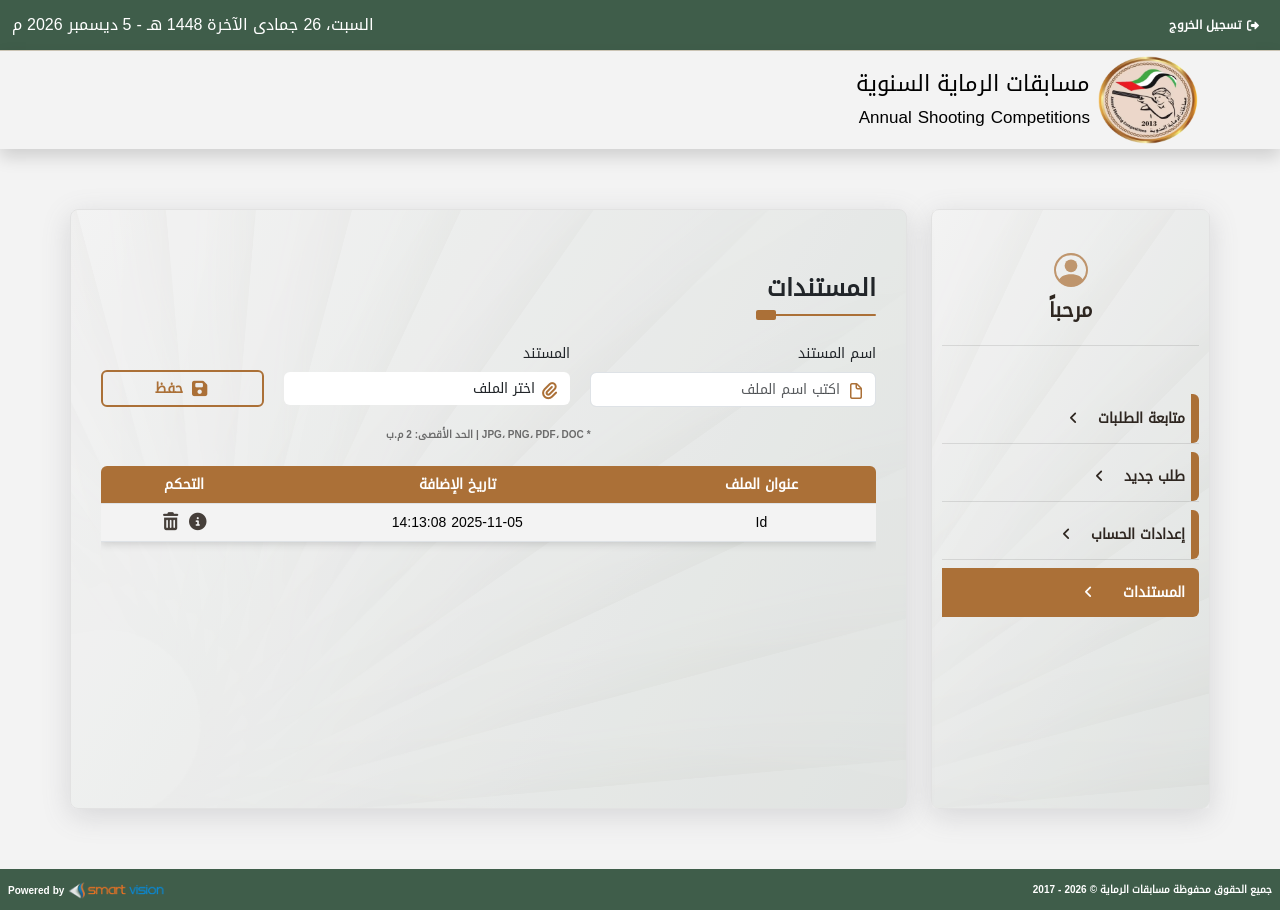
<file: documents.html>
<!DOCTYPE html>
<html lang="ar" dir="rtl">
<head>
    <meta charset="UTF-8">
    <meta name="viewport" content="width=device-width, initial-scale=1.0">
    <title>طلب تصريح تصوير</title>
    <link rel="icon" href="imgs/logo.webp"/>
    <link rel="stylesheet" href="css/bootstrap.rtl.css"/>
    <link rel="stylesheet" href="css/bootstrap.rtl.min.css"/>
    <link rel="stylesheet" href="css/css/all.min.css"/>
    <link rel="stylesheet" href="css/css/all.css"/>
    <link rel="stylesheet" href="css/dashboard.css"/>
    <link rel="stylesheet" href="css/main.css"/>
</head>
<body>
    
    <nav class="navbar navbar-expand-md d-none d-lg-block sub-menu position-relative">
        <div class="container-fluid text-center">
            <div class="register logout-btn d-flex justify-content-center align-items-center">
                <button class="btn overflow-hidden d-flex gap-1 align-items-center justify-content-between border-0 mx-auto p-2">
                    <i class="fa-solid fa-right-from-bracket fa-xs text-white"></i>
                    <a href="login.html" class="main-links card-link fw-bold text-white">تسجيل الخروج</a>
                </button>
            </div>
            <p id="date" class="text-white mb-0"></p>
        </div>
    </nav>

    <nav class="navbar login-navbar p-0 middle-menu position-relative">
        <div class="container position-relative">
            <a class="navbar-brand d-flex align-items-center" href="index.html">
                <img src="imgs/logo.webp" alt="شعار مسابقات الرماية السنوية" class="logo"/>
                <p class="mb-0 ps-2">
                    <span class="d-block">مسابقات الرماية السنوية</span>
                    <span>Annual Shooting Competitions</span>
                </p>
            </a>
        </div>
    </nav>

    <nav class="navbar navbar-expand-lg main-menu position-relative d-lg-none">
        <div class="container position-relative">
            <button class="navbar-toggler d-flex border-0" type="button" data-bs-toggle="collapse" data-bs-target="#navbarNavDropdown" aria-controls="navbarNavDropdown" aria-expanded="false" aria-label="Toggle navigation">
                <i class="fa-solid fa-bars-staggered navbar-fa-icon d-lg-none"></i>
                <i class="fa-solid fa-xmark d-lg-none"></i>
            </button>
            <div class="collapse navbar-collapse" id="navbarNavDropdown">
                <ul class="navbar-nav mx-auto align-items-center p-3">
                    <li class="position-relative mb-2 nav-item dropdown tracking-sidebar-tab sidebar-tab" data-target="tracking">
                        <button class="nav-link fw-bold d-flex align-items-center justify-content-start gap-3 w-100 dropdown-toggle" data-bs-toggle="dropdown" aria-expanded="false" type="button">
                            <span>متابعة الطلبات</span>
                        </button>

                        <ul class="dropdown-menu w-100">
                            <li>
                                <a href="dashboard.html" class="dropdown-item sidebar-drop-down" data-type="shooting_permit">
                                    تصريح تصوير
                                </a>
                            </li>
                            <li>
                                <a href="dashboard.html" class="dropdown-item sidebar-drop-down" data-type="events_permit">
                                    تصريح فعاليات
                                </a>
                            </li>
                            <li>
                                <a href="dashboard.html" class="dropdown-item sidebar-drop-down" data-type="facility_booking">
                                    حجز مرافق
                                </a>
                            </li>
                            <li>
                                <a href="dashboard.html" class="dropdown-item sidebar-drop-down" data-type="billboard_booking">
                                    حجز اللوحات الإعلانية
                                </a>
                            </li>
                        </ul>
                    </li>
                    <li class="position-relative mb-2 nav-item dropdown requests-sidebar-tab sidebar-tab" data-target="orders">
                        <button class="nav-link fw-bold d-flex align-items-center justify-content-start gap-3 w-100 dropdown-toggle" data-bs-toggle="dropdown" aria-expanded="false" type="button">
                            <span>طلب جديد</span>
                        </button>

                        <ul class="dropdown-menu w-100">
                            <li>
                                <a href="shooting-permit.html" class="dropdown-item sidebar-drop-down" data-type="shooting_permit_request">
                                    طلب تصريح تصوير
                                </a>
                            </li>
                            <li>
                                <a href="events-permit.html" class="dropdown-item sidebar-drop-down" data-type="events_permit_request">
                                    طلب تصريح فعاليات
                                </a>
                            </li>
                            <li>
                                <a href="facility-booking.html" class="dropdown-item sidebar-drop-down" data-type="facility_booking_request">
                                    طلب حجز مرافق
                                </a>
                            </li>
                            <li>
                                <a href="billboard-booking.html" class="dropdown-item sidebar-drop-down" data-type="billboard_booking_request">
                                    طلب حجز اللوحات الإعلانية
                                </a>
                            </li>
                        </ul>
                    </li>
                    <li class="position-relative mb-2 nav-item dropdown sidebar-tab" data-target="settings">
                        <a href="account-settings.html" class="nav-link fw-bold d-flex align-items-center justify-content-start gap-3 w-100" type="button">
                            <span>إعدادات الحساب</span>
                        </a>
                    </li>
                    <li class="position-relative mb-2 nav-item dropdown sidebar-tab" data-target="documents">
                        <a href="documents.html" class="nav-link fw-bold d-flex align-items-center justify-content-start gap-3 w-100 active" type="button">
                            <span>المستندات</span>
                        </a>
                    </li>
                    <hr class="w-100 d-lg-none">
                    <li class="nav-item register-btns-small-screen d-flex d-lg-none">
                        <button class="navbar-logout nav-link btn overflow-hidden d-flex gap-1 align-items-center justify-content-between border-0 mx-auto p-2" type="button">
                            <i class="fa-solid fa-right-from-bracket fa-xs"></i>
                            <a href="login.html" class="main-links card-link fw-bold">تسجيل الخروج</a>
                        </button>
                    </li>
                </ul>
            </div>
        </div>
    </nav>



    <div class="main-container container">

        <aside class="d-none d-lg-block position-relative">
            <div class="sidebar-head d-flex align-items-center justify-content-center flex-column position-relative">
                <svg xmlns="http://www.w3.org/2000/svg" width="34" height="34" fill="#ab7037b3" class="bi bi-person-circle mb-2" viewBox="0 0 16 16">
                    <path d="M11 6a3 3 0 1 1-6 0 3 3 0 0 1 6 0"/>
                    <path fill-rule="evenodd" d="M0 8a8 8 0 1 1 16 0A8 8 0 0 1 0 8m8-7a7 7 0 0 0-5.468 11.37C3.242 11.226 4.805 10 8 10s4.757 1.225 5.468 2.37A7 7 0 0 0 8 1"/>
                </svg>
                <span class="username fw-bold"></span>
            </div>
            <div class="sidebar-tabs mt-5 position-relative">
                <ul>


                    <li class="position-relative mb-2 nav-item dropdown shooting-permit-sidebar-tab sidebar-tab" data-target="tracking">
                        <a href="dashboard.html" class="nav-link fw-bold d-flex align-items-center justify-content-start gap-3 w-100" type="button">
                            <span>متابعة الطلبات</span>
                            <i class="fa-solid fa-angle-left position-relative"></i>
                        </a>

                        <ul class="dropdown-menu w-100">
                            <li>
                                <a href="dashboard.html" class="dropdown-item sidebar-drop-down" data-type="shooting_permit">
                                    تصريح تصوير
                                </a>
                            </li>
                            <li>
                                <a href="dashboard.html" class="dropdown-item sidebar-drop-down" data-type="events_permit">
                                    تصريح فعاليات
                                </a>
                            </li>
                            <li>
                                <a href="dashboard.html" class="dropdown-item sidebar-drop-down" data-type="facility_booking">
                                    حجز مرافق
                                </a>
                            </li>
                            <li>
                                <a href="dashboard.html" class="dropdown-item sidebar-drop-down" data-type="billboard_booking">
                                    حجز اللوحات الإعلانية
                                </a>
                            </li>
                        </ul>
                    </li>
                    <li class="position-relative mb-2 nav-item dropdown events-permit-sidebar-tab sidebar-tab" data-target="orders">
                        <a href="shooting-permit.html" class="nav-link fw-bold d-flex align-items-center justify-content-start gap-3 w-100" type="button">
                            <span>طلب جديد</span>
                            <i class="fa-solid fa-angle-left position-relative"></i>
                        </a>
                        <ul class="dropdown-menu w-100">
                            <li>
                                <a href="shooting-permit.html" class="dropdown-item sidebar-drop-down" data-type="shooting_permit_request">
                                    طلب تصريح تصوير
                                </a>
                            </li>
                            <li>
                                <a href="events-permit.html" class="dropdown-item sidebar-drop-down" data-type="events_permit_request">
                                    طلب تصريح فعاليات
                                </a>
                            </li>
                            <li>
                                <a href="facility-booking.html" class="dropdown-item sidebar-drop-down" data-type="facility_booking_request">
                                    طلب حجز مرافق
                                </a>
                            </li>
                            <li>
                                <a href="billboard-booking.html" class="dropdown-item sidebar-drop-down" data-type="billboard_booking_request">
                                    طلب حجز اللوحات الإعلانية
                                </a>
                            </li>
                        </ul>
                    </li>
                    <li class="position-relative mb-2 nav-item sidebar-tab" data-target="settings">
                        <a href="account-settings.html" class="nav-link fw-bold d-flex align-items-center justify-content-start gap-3 w-100" type="button">
                            <span>إعدادات الحساب</span>
                            <i class="fa-solid fa-angle-left position-relative"></i>
                        </a>

                    </li>
                    <li class="position-relative mb-2 nav-item sidebar-tab active" data-target="documents">
                        <a href="documents.html" class="nav-link fw-bold d-flex align-items-center justify-content-start gap-3 w-100" type="button">
                            <span>المستندات</span>
                            <i class="fa-solid fa-angle-left position-relative"></i>
                        </a>
                    </li>
                </ul>
            </div>
        </aside>


        <div class="sidebar-head d-flex d-lg-none align-items-center justify-content-center position-relative gap-1 mb-3">
            <svg xmlns="http://www.w3.org/2000/svg" width="18" height="18" fill="#ab7037b3" class="bi bi-person-circle" viewBox="0 0 16 16">
                <path d="M11 6a3 3 0 1 1-6 0 3 3 0 0 1 6 0"/>
                <path fill-rule="evenodd" d="M0 8a8 8 0 1 1 16 0A8 8 0 0 1 0 8m8-7a7 7 0 0 0-5.468 11.37C3.242 11.226 4.805 10 8 10s4.757 1.225 5.468 2.37A7 7 0 0 0 8 1"/>
            </svg>
            <span class="username fw-bold"></span>
        </div>

        <main class="overflow-hidden position-relative overflow-hidden">

            <section id="documents" class="position-relative my-4">
                <h3 class="section-heading fw-bold mb-3">
                    <span class="d-block">المستندات</span>
                    <svg width="270" height="24" viewBox="0 0 270 24" xmlns="http://www.w3.org/2000/svg" class="d-none d-lg-block">
                        <rect x="160" y="11" width="110" height="2" rx="1" fill="#ab7037"/>
                        <rect x="150" y="7" width="20" height="10" rx="2" fill="#ab7037"/>
                    </svg>
                    <svg width="190" height="24" viewBox="0 0 270 24" xmlns="http://www.w3.org/2000/svg" class="d-lg-none">
                        <rect x="160" y="11" width="110" height="2" rx="1" fill="#ab7037"/>
                        <rect x="150" y="7" width="20" height="10" rx="2" fill="#ab7037"/>
                    </svg>
                </h3>
                <div class="forms">
                    <form>
                        <div class="d-flex justify-content-center align-items-center flex-column flex-md-row div-inputs-gap mb-3"> 
                            <div class="position-relative w-100 mb-1">
                                <label for="file-name" class="form-label input-label d-block text-start">اسم المستند</label>
                                <input id="file-name" type="text" class="form-control text-start" placeholder="اكتب اسم الملف" required minlength="2">
                                <i class="fa-regular fa-file"></i>
                            </div>
                            <div class="position-relative w-100 overflow-hidden mb-1">
                                <label class="form-label input-label d-block text-start">المستند</label>
                                <label for="file-document" class="files-input custom-file-input position-relative">
                                    <i class="fa-solid fa-paperclip"></i>
                                    <span class="file-text">اختر الملف</span>
                                </label>
                                <input type="file" id="file-document" hidden required>
                            </div>
                            <button type="submit" class="btn main-btn submit-btn d-block mx-auto fw-bold overflow-hidden mt-4 position-relative w-100">
                                <i class="fa-solid fa-floppy-disk fa-lg position-relative top-0 start-0"></i>
                                <span>حفظ</span>
                            </button>
                        </div>
                        <span class="docs-requirements d-block text-center mb-4 fw-bold">* JPG، PNG، PDF، DOC | الحد الأقصى: 2 م.ب</span>
                    </form>
                </div>
                <div class="tables">
                    <div class="table-container table-responsive">
                        <table class="table table-hover text-center">
                            <thead>
                                <tr>
                                    <th scope="col">عنوان الملف</th>
                                    <th scope="col">تاريخ الإضافة</th>
                                    <th scope="col">التحكم</th>
                                </tr>
                            </thead>
                            <tbody id="docs-tables-container"></tbody>
                        </table>
                    </div>
                </div> 
                <div id="no-docs-container" class="text-center d-none">
                    <span class="d-block mb-4 fs-3 fw-bold">لا توجد مستندات!</span>
                </div>
            </section>

        </main>
    </div>




    <footer class="p-0">
        <div class="copyright position-relative text-white p-2 fw-bold d-flex justify-content-between align-items-center">
            <p class="mb-0 d-inline">جميع الحقوق محفوظة مسابقات الرماية <span class="copyright-year"></span></p>
            <p class="mb-0 d-inline">
                <a href="https://esmart-vision.com" target="_blank"><img src="imgs/logo_4.png" alt="Smart Vision Logo"/></a>
                Powered by
            </p>
        </div>
    </footer>


    <script src="js/bootstrap.bundle.min.js"></script>
    <script src="js/documents.js"></script>
    <script src="js/main.js"></script>
</body>
</html>
</file>
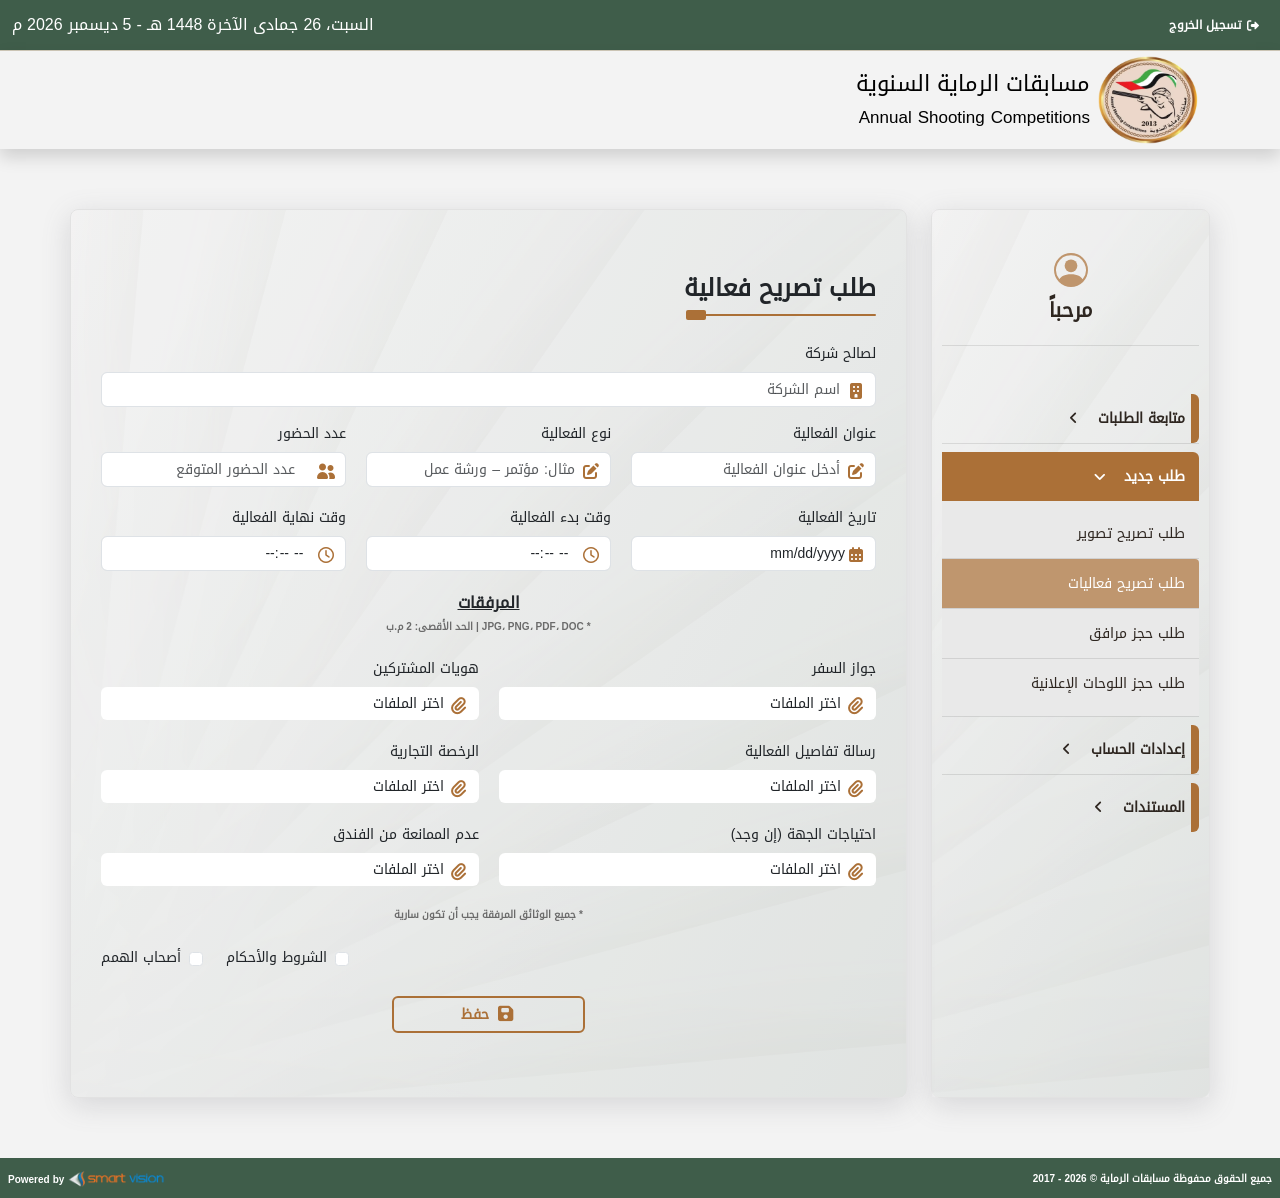
<file: events-permit.html>
<!DOCTYPE html>
<html lang="ar" dir="rtl">
<head>
    <meta charset="UTF-8">
    <meta name="viewport" content="width=device-width, initial-scale=1.0">
    <title>طلب تصريح تصوير</title>
    <link rel="icon" href="imgs/logo.webp"/>
    <link rel="stylesheet" href="css/bootstrap.rtl.css"/>
    <link rel="stylesheet" href="css/bootstrap.rtl.min.css"/>
    <link rel="stylesheet" href="css/css/all.min.css"/>
    <link rel="stylesheet" href="css/css/all.css"/>
    <link rel="stylesheet" href="css/dashboard.css"/>
    <link rel="stylesheet" href="css/main.css"/>
</head>
<body>
    
    <nav class="navbar navbar-expand-md d-none d-lg-block sub-menu position-relative">
        <div class="container-fluid text-center">
            <div class="register logout-btn d-flex justify-content-center align-items-center">
                <button class="btn overflow-hidden d-flex gap-1 align-items-center justify-content-between border-0 mx-auto p-2">
                    <i class="fa-solid fa-right-from-bracket fa-xs text-white"></i>
                    <a href="login.html" class="main-links card-link fw-bold text-white">تسجيل الخروج</a>
                </button>
            </div>
            <p id="date" class="text-white mb-0"></p>
        </div>
    </nav>

    <nav class="navbar login-navbar p-0 middle-menu position-relative">
        <div class="container position-relative">
            <a class="navbar-brand d-flex align-items-center" href="index.html">
                <img src="imgs/logo.webp" alt="شعار مسابقات الرماية السنوية" class="logo"/>
                <p class="mb-0 ps-2">
                    <span class="d-block">مسابقات الرماية السنوية</span>
                    <span>Annual Shooting Competitions</span>
                </p>
            </a>
        </div>
    </nav>

    <nav class="navbar navbar-expand-lg main-menu position-relative d-lg-none">
        <div class="container position-relative">
            <button class="navbar-toggler d-flex border-0" type="button" data-bs-toggle="collapse" data-bs-target="#navbarNavDropdown" aria-controls="navbarNavDropdown" aria-expanded="false" aria-label="Toggle navigation">
                <i class="fa-solid fa-bars-staggered navbar-fa-icon d-lg-none"></i>
                <i class="fa-solid fa-xmark d-lg-none"></i>
            </button>
            <div class="collapse navbar-collapse" id="navbarNavDropdown">
                <ul class="navbar-nav mx-auto align-items-center p-3">
                    <li class="position-relative mb-2 nav-item dropdown tracking-sidebar-tab sidebar-tab active" data-target="tracking">
                        <button class="nav-link fw-bold d-flex align-items-center justify-content-start gap-3 w-100 dropdown-toggle" data-bs-toggle="dropdown" aria-expanded="false" type="button">
                            <span>متابعة الطلبات</span>
                        </button>

                        <ul class="dropdown-menu w-100">
                            <li>
                                <a href="dashboard.html" class="dropdown-item sidebar-drop-down" data-type="shooting_permit">
                                    تصريح تصوير
                                </a>
                            </li>
                            <li>
                                <a href="dashboard.html" class="dropdown-item sidebar-drop-down" data-type="events_permit">
                                    تصريح فعاليات
                                </a>
                            </li>
                            <li>
                                <a href="dashboard.html" class="dropdown-item sidebar-drop-down" data-type="facility_booking">
                                    حجز مرافق
                                </a>
                            </li>
                            <li>
                                <a href="dashboard.html" class="dropdown-item sidebar-drop-down" data-type="billboard_booking">
                                    حجز اللوحات الإعلانية
                                </a>
                            </li>
                        </ul>
                    </li>
                    <li class="position-relative mb-2 nav-item dropdown requests-sidebar-tab sidebar-tab" data-target="orders">
                        <button class="nav-link fw-bold d-flex align-items-center justify-content-start gap-3 w-100 dropdown-toggle" data-bs-toggle="dropdown" aria-expanded="false" type="button">
                            <span>طلب جديد</span>
                        </button>

                        <ul class="dropdown-menu w-100">
                            <li>
                                <a href="shooting-permit.html" class="dropdown-item sidebar-drop-down" data-type="shooting_permit_request">
                                    طلب تصريح تصوير
                                </a>
                            </li>
                            <li>
                                <a href="events-permit.html" class="dropdown-item sidebar-drop-down active" data-type="events_permit_request">
                                    طلب تصريح فعاليات
                                </a>
                            </li>
                            <li>
                                <a href="facility-booking.html" class="dropdown-item sidebar-drop-down" data-type="facility_booking_request">
                                    طلب حجز مرافق
                                </a>
                            </li>
                            <li>
                                <a href="billboard-booking.html" class="dropdown-item sidebar-drop-down" data-type="billboard_booking_request">
                                    طلب حجز اللوحات الإعلانية
                                </a>
                            </li>
                        </ul>
                    </li>
                    <li class="position-relative mb-2 nav-item dropdown sidebar-tab" data-target="settings">
                        <a href="account-settings.html" class="nav-link fw-bold d-flex align-items-center justify-content-start gap-3 w-100" type="button">
                            <span>إعدادات الحساب</span>
                        </a>
                    </li>
                    <li class="position-relative mb-2 nav-item dropdown sidebar-tab" data-target="documents">
                        <a href="documents.html" class="nav-link fw-bold d-flex align-items-center justify-content-start gap-3 w-100" type="button">
                            <span>المستندات</span>
                        </a>
                    </li>
                    <hr class="w-100 d-lg-none">
                    <li class="nav-item register-btns-small-screen d-flex d-lg-none">
                        <button class="navbar-logout nav-link btn overflow-hidden d-flex gap-1 align-items-center justify-content-between border-0 mx-auto p-2" type="button">
                            <i class="fa-solid fa-right-from-bracket fa-xs"></i>
                            <a href="login.html" class="main-links card-link fw-bold">تسجيل الخروج</a>
                        </button>
                    </li>
                </ul>
            </div>
        </div>
    </nav>



    <div class="main-container container">

        <aside class="d-none d-lg-block position-relative">
            <div class="sidebar-head d-flex align-items-center justify-content-center flex-column position-relative">
                <svg xmlns="http://www.w3.org/2000/svg" width="34" height="34" fill="#ab7037b3" class="bi bi-person-circle mb-2" viewBox="0 0 16 16">
                    <path d="M11 6a3 3 0 1 1-6 0 3 3 0 0 1 6 0"/>
                    <path fill-rule="evenodd" d="M0 8a8 8 0 1 1 16 0A8 8 0 0 1 0 8m8-7a7 7 0 0 0-5.468 11.37C3.242 11.226 4.805 10 8 10s4.757 1.225 5.468 2.37A7 7 0 0 0 8 1"/>
                </svg>
                <span class="username fw-bold"></span>
            </div>
            <div class="sidebar-tabs mt-5 position-relative">
                <ul>
                    <li class="position-relative mb-2 nav-item dropdown shooting-permit-sidebar-tab sidebar-tab" data-target="tracking">
                        <a href="dashboard.html" class="nav-link fw-bold d-flex align-items-center justify-content-start gap-3 w-100" type="button">
                            <span>متابعة الطلبات</span>
                            <i class="fa-solid fa-angle-left position-relative"></i>
                        </a>

                        <ul class="dropdown-menu w-100">
                            <li>
                                <a href="dashboard.html" class="dropdown-item sidebar-drop-down" data-type="shooting_permit">
                                    تصريح تصوير
                                </a>
                            </li>
                            <li>
                                <a href="dashboard.html" class="dropdown-item sidebar-drop-down" data-type="events_permit">
                                    تصريح فعاليات
                                </a>
                            </li>
                            <li>
                                <a href="dashboard.html" class="dropdown-item sidebar-drop-down" data-type="facility_booking">
                                    حجز مرافق
                                </a>
                            </li>
                            <li>
                                <a href="dashboard.html" class="dropdown-item sidebar-drop-down" data-type="billboard_booking">
                                    حجز اللوحات الإعلانية
                                </a>
                            </li>
                        </ul>
                    </li>
                    <li class="position-relative mb-2 nav-item dropdown events-permit-sidebar-tab sidebar-tab active" data-target="orders">
                        <a href="shooting-permit.html" class="nav-link fw-bold d-flex align-items-center justify-content-start gap-3 w-100" type="button">
                            <span>طلب جديد</span>
                            <i class="fa-solid fa-angle-left position-relative"></i>
                        </a>
                        <ul class="dropdown-menu w-100">
                            <li>
                                <a href="shooting-permit.html" class="dropdown-item sidebar-drop-down" data-type="shooting_permit_request">
                                    طلب تصريح تصوير
                                </a>
                            </li>
                            <li>
                                <a href="events-permit.html" class="dropdown-item sidebar-drop-down active" data-type="events_permit_request">
                                    طلب تصريح فعاليات
                                </a>
                            </li>
                            <li>
                                <a href="facility-booking.html" class="dropdown-item sidebar-drop-down" data-type="facility_booking_request">
                                    طلب حجز مرافق
                                </a>
                            </li>
                            <li>
                                <a href="billboard-booking.html" class="dropdown-item sidebar-drop-down" data-type="billboard_booking_request">
                                    طلب حجز اللوحات الإعلانية
                                </a>
                            </li>
                        </ul>
                    </li>
                    <li class="position-relative mb-2 nav-item sidebar-tab" data-target="settings">
                        <a href="account-settings.html" class="nav-link fw-bold d-flex align-items-center justify-content-start gap-3 w-100" type="button">
                            <span>إعدادات الحساب</span>
                            <i class="fa-solid fa-angle-left position-relative"></i>
                        </a>

                    </li>
                    <li class="position-relative mb-2 nav-item sidebar-tab" data-target="documents">
                        <a href="documents.html" class="nav-link fw-bold d-flex align-items-center justify-content-start gap-3 w-100" type="button">
                            <span>المستندات</span>
                            <i class="fa-solid fa-angle-left position-relative"></i>
                        </a>
                    </li>
                </ul>
            </div>
        </aside>


        <div class="sidebar-head d-flex d-lg-none align-items-center justify-content-center position-relative gap-1 mb-3">
            <svg xmlns="http://www.w3.org/2000/svg" width="18" height="18" fill="#ab7037b3" class="bi bi-person-circle" viewBox="0 0 16 16">
                <path d="M11 6a3 3 0 1 1-6 0 3 3 0 0 1 6 0"/>
                <path fill-rule="evenodd" d="M0 8a8 8 0 1 1 16 0A8 8 0 0 1 0 8m8-7a7 7 0 0 0-5.468 11.37C3.242 11.226 4.805 10 8 10s4.757 1.225 5.468 2.37A7 7 0 0 0 8 1"/>
            </svg>
            <span class="username fw-bold"></span>
        </div>

        <main class="overflow-hidden position-relative overflow-hidden">

            <section id="orders" class="orders position-relative my-4">
                <div id="forms" class="forms">

                    <form id="events_permit_request" class="events_permit">
                        <h3 class="section-heading fw-bold mb-3">
                            <span class="d-block">طلب تصريح فعالية</span>
                            <svg width="270" height="24" viewBox="0 0 270 24" xmlns="http://www.w3.org/2000/svg" class="d-none d-lg-block">
                                <rect x="0" y="11" width="190" height="2" rx="1" fill="#ab7037"/>
                                <rect x="170" y="7" width="20" height="10" rx="2" fill="#ab7037"/>
                            </svg>
                            <svg width="200" height="24" viewBox="0 0 270 24" xmlns="http://www.w3.org/2000/svg" class="d-lg-none">
                                <rect x="0" y="11" width="190" height="2" rx="1" fill="#ab7037"/>
                                <rect x="170" y="7" width="20" height="10" rx="2" fill="#ab7037"/>
                            </svg>
                        </h3>
                        <div class="position-relative w-100 mb-3">
                            <label for="company-name-events-permit" class="form-label input-label d-block text-start">لصالح شركة</label>
                            <input id="company-name-events-permit" type="text" class="form-control text-start" placeholder="اسم الشركة" required minlength="2">
                            <i class="fa-solid fa-building"></i>
                        </div>
                        <div class="d-flex justify-content-center align-items-center flex-column flex-md-row div-inputs-gap mb-3"> 
                            <div class="position-relative w-100 mb-1">
                                <label for="location-events-permit" class="form-label input-label d-block text-start">عنوان الفعالية</label>
                                <input id="location-events-permit" type="text" class="form-control text-start" placeholder="أدخل عنوان الفعالية" required minlength="2">
                                <i class="fa-solid fa-pen-to-square"></i>
                            </div>
                            <div class="position-relative w-100 mb-1">
                                <label for="event-type-events-permit" class="form-label input-label d-block text-start">نوع الفعالية</label>
                                <input id="event-type-events-permit" type="text" class="form-control text-start" placeholder="مثال: مؤتمر – ورشة عمل" required minlength="2">
                                <i class="fa-solid fa-pen-to-square"></i>
                            </div>
                            <div class="position-relative w-100 mb-1">
                                <label for="attendants-num-events-permit" class="form-label input-label d-block text-start">عدد الحضور</label>
                                <input id="attendants-num-events-permit" type="number" class="form-control text-start" placeholder="عدد الحضور المتوقع" required min="1">
                                <i class="fa-solid fa-user-group"></i>
                            </div>
                        </div>
                        <div class="d-flex justify-content-center align-items-center flex-column flex-md-row div-inputs-gap mb-3"> 
                            <div class="position-relative w-100 mb-1">
                                <label for="event-permit-date" class="form-label input-label d-block text-start">تاريخ الفعالية</label>
                                <input id="event-permit-date" type="date" class="form-control text-start" required onfocus="this.showPicker()">
                                <i class="fa-solid fa-calendar-days"></i>
                            </div>
                            <div class="position-relative w-100 mb-1">
                                <label for="start-event-time-events-permit" class="form-label input-label d-block text-start">وقت بدء الفعالية</label>
                                <input id="start-event-time-events-permit" type="time" class="form-control text-start" required onfocus="this.showPicker()">
                                <i class="fa-regular fa-clock"></i>
                            </div>
                            <div class="position-relative w-100 mb-1">
                                <label for="end-event-time-events-permit" class="form-label input-label d-block text-start">وقت نهاية الفعالية</label>
                                <input id="end-event-time-events-permit" type="time" class="form-control text-start" required onfocus="this.showPicker()">
                                <i class="fa-regular fa-clock"></i>
                            </div>
                        </div>
                        <span class="d-block mb-1 text-decoration-underline fw-bold text-center">المرفقات</span>
                        <span class="docs-requirements d-block text-center mb-4 fw-bold">* JPG، PNG، PDF، DOC | الحد الأقصى: 2 م.ب</span>
                        <div class="d-flex justify-content-center align-items-center flex-column flex-md-row div-inputs-gap mb-3"> 
                            <div class="position-relative w-100 overflow-hidden mb-1">
                                <label class="form-label input-label d-block text-start">جواز السفر</label>
                                <label for="passports-events-permit" class="files-input custom-file-input position-relative">
                                    <i class="fa-solid fa-paperclip"></i>
                                    <span class="file-text">اختر الملفات</span>
                                </label>
                                <input type="file" id="passports-events-permit" hidden required>
                            </div>
                            <div class="position-relative w-100 overflow-hidden mb-1">
                                <label class="form-label input-label d-block text-start">هويات المشتركين</label>
                                <label for="candidates-ids-events-permit" class="files-input custom-file-input position-relative">
                                    <i class="fa-solid fa-paperclip"></i>
                                   <span class="file-text">اختر الملفات</span>
                                </label>
                                <input type="file" id="candidates-ids-events-permit" hidden required>
                            </div>
                        </div>
                        <div class="d-flex justify-content-center align-items-center flex-column flex-md-row div-inputs-gap mb-3"> 
                            <div class="position-relative w-100 overflow-hidden mb-1">
                                <label class="form-label input-label d-block text-start">رسالة تفاصيل الفعالية</label>
                                <label for="event-details-message-events-permit" class="files-input custom-file-input position-relative">
                                    <i class="fa-solid fa-paperclip"></i>
                                    <span class="file-text">اختر الملفات</span>
                                </label>
                                <input type="file" id="event-details-message-events-permit" hidden required>
                            </div>
                            <div class="position-relative w-100 overflow-hidden mb-1">
                                <label class="form-label input-label d-block text-start">الرخصة التجارية</label>
                                <label for="commercial-license-events-permit" class="files-input custom-file-input position-relative">
                                    <i class="fa-solid fa-paperclip"></i>
                                   <span class="file-text">اختر الملفات</span>
                                </label>
                                <input type="file" id="commercial-license-events-permit" hidden required>
                            </div>
                        </div>
                        <div class="d-flex justify-content-center align-items-center flex-column flex-md-row div-inputs-gap mb-3"> 
                            <div class="position-relative w-100 overflow-hidden mb-1">
                                <label class="form-label input-label d-block text-start">احتياجات الجهة (إن وجد)</label>
                                <label for="entity-requirements" class="files-input custom-file-input position-relative">
                                    <i class="fa-solid fa-paperclip"></i>
                                    <span class="file-text">اختر الملفات</span>
                                </label>
                                <input type="file" id="entity-requirements" hidden>
                            </div>
                            <div class="position-relative w-100 overflow-hidden mb-1">
                                <label class="form-label input-label d-block text-start">عدم الممانعة من الفندق</label>
                                <label for="hotel-approval" class="files-input custom-file-input position-relative">
                                    <i class="fa-solid fa-paperclip"></i>
                                   <span class="file-text">اختر الملفات</span>
                                </label>
                                <input type="file" id="hotel-approval" hidden required>
                            </div>
                        </div>
                        <span class="docs-requirements d-block text-center mb-4 fw-bold">* جميع الوثائق المرفقة يجب أن تكون سارية</span>
                        <div class="checkbox-form d-flex justify-content-end flex-column flex-md-row">
                            <div class="form-check d-flex align-items-center gap-2">
                                <input class="form-check-input" type="checkbox" value="terms-and-conditions" id="checkDefault" required>
                                <label class="form-check-label input-label" for="checkDefault">
                                    الشروط والأحكام
                                </label>
                            </div>
                            <div class="form-check d-flex align-items-center gap-2">
                                <input class="form-check-input" type="checkbox" value="disabilities" id="checkChecked">
                                <label class="form-check-label input-label" for="checkChecked">
                                    أصحاب الهمم
                                </label>
                            </div>
                        </div>
                        <button type="submit" class="btn main-btn submit-btn d-block mx-auto fw-bold overflow-hidden mt-4 position-relative w-100">
                            <i class="fa-solid fa-floppy-disk fa-lg position-relative top-0 start-0"></i>
                            <span>حفظ</span>
                        </button>
                    </form>
                </div>
            </section>

        </main>
    </div>




    <footer class="p-0">
        <div class="copyright position-relative text-white p-2 fw-bold d-flex justify-content-between align-items-center">
            <p class="mb-0 d-inline">جميع الحقوق محفوظة مسابقات الرماية <span class="copyright-year"></span></p>
            <p class="mb-0 d-inline">
                <a href="https://esmart-vision.com" target="_blank"><img src="imgs/logo_4.png" alt="Smart Vision Logo"/></a>
                Powered by
            </p>
        </div>
    </footer>


    <script src="js/bootstrap.bundle.min.js"></script>
    <script src="js/requests.js"></script>
    <script src="js/main.js"></script>
</body>
</html>
</file>
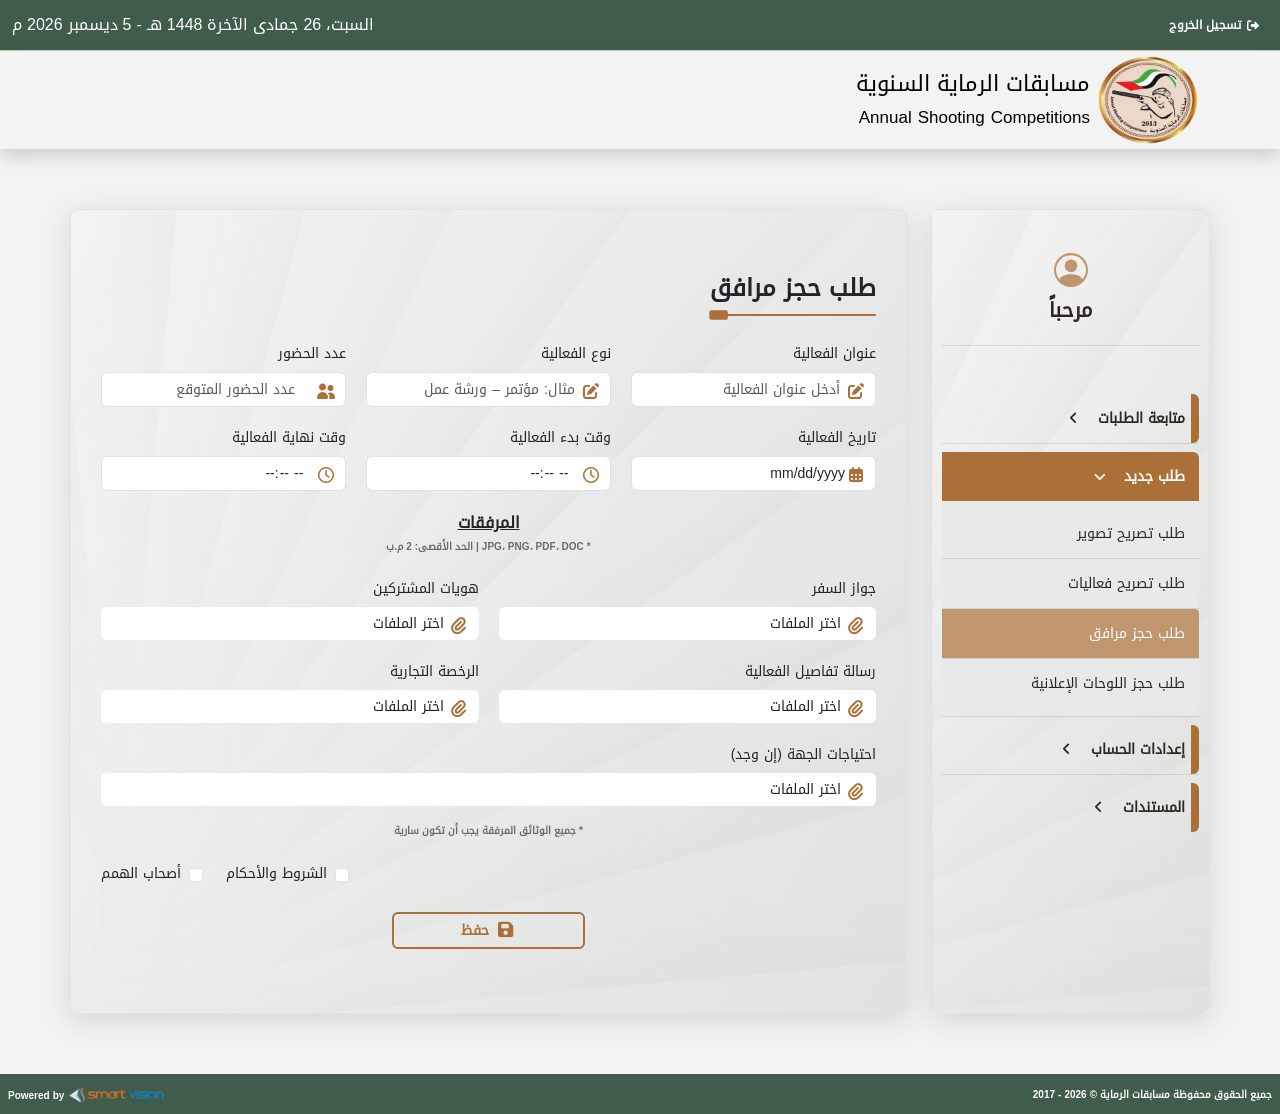
<file: facility-booking.html>
<!DOCTYPE html>
<html lang="ar" dir="rtl">
<head>
    <meta charset="UTF-8">
    <meta name="viewport" content="width=device-width, initial-scale=1.0">
    <title>طلب تصريح تصوير</title>
    <link rel="icon" href="imgs/logo.webp"/>
    <link rel="stylesheet" href="css/bootstrap.rtl.css"/>
    <link rel="stylesheet" href="css/bootstrap.rtl.min.css"/>
    <link rel="stylesheet" href="css/css/all.min.css"/>
    <link rel="stylesheet" href="css/css/all.css"/>
    <link rel="stylesheet" href="css/dashboard.css"/>
    <link rel="stylesheet" href="css/main.css"/>
</head>
<body>
    
    <nav class="navbar navbar-expand-md d-none d-lg-block sub-menu position-relative">
        <div class="container-fluid text-center">
            <div class="register logout-btn d-flex justify-content-center align-items-center">
                <button class="btn overflow-hidden d-flex gap-1 align-items-center justify-content-between border-0 mx-auto p-2">
                    <i class="fa-solid fa-right-from-bracket fa-xs text-white"></i>
                    <a href="login.html" class="main-links card-link fw-bold text-white">تسجيل الخروج</a>
                </button>
            </div>
            <p id="date" class="text-white mb-0"></p>
        </div>
    </nav>

    <nav class="navbar login-navbar p-0 middle-menu position-relative">
        <div class="container position-relative">
            <a class="navbar-brand d-flex align-items-center" href="index.html">
                <img src="imgs/logo.webp" alt="شعار مسابقات الرماية السنوية" class="logo"/>
                <p class="mb-0 ps-2">
                    <span class="d-block">مسابقات الرماية السنوية</span>
                    <span>Annual Shooting Competitions</span>
                </p>
            </a>
        </div>
    </nav>

    <nav class="navbar navbar-expand-lg main-menu position-relative d-lg-none">
        <div class="container position-relative">
            <button class="navbar-toggler d-flex border-0" type="button" data-bs-toggle="collapse" data-bs-target="#navbarNavDropdown" aria-controls="navbarNavDropdown" aria-expanded="false" aria-label="Toggle navigation">
                <i class="fa-solid fa-bars-staggered navbar-fa-icon d-lg-none"></i>
                <i class="fa-solid fa-xmark d-lg-none"></i>
            </button>
            <div class="collapse navbar-collapse" id="navbarNavDropdown">
                <ul class="navbar-nav mx-auto align-items-center p-3">
                    <li class="position-relative mb-2 nav-item dropdown tracking-sidebar-tab sidebar-tab active" data-target="tracking">
                        <button class="nav-link fw-bold d-flex align-items-center justify-content-start gap-3 w-100 dropdown-toggle" data-bs-toggle="dropdown" aria-expanded="false" type="button">
                            <span>متابعة الطلبات</span>
                        </button>

                        <ul class="dropdown-menu w-100">
                            <li>
                                <a href="dashboard.html" class="dropdown-item sidebar-drop-down" data-type="shooting_permit">
                                    تصريح تصوير
                                </a>
                            </li>
                            <li>
                                <a href="dashboard.html" class="dropdown-item sidebar-drop-down" data-type="events_permit">
                                    تصريح فعاليات
                                </a>
                            </li>
                            <li>
                                <a href="dashboard.html" class="dropdown-item sidebar-drop-down" data-type="facility_booking">
                                    حجز مرافق
                                </a>
                            </li>
                            <li>
                                <a href="dashboard.html" class="dropdown-item sidebar-drop-down" data-type="billboard_booking">
                                    حجز اللوحات الإعلانية
                                </a>
                            </li>
                        </ul>
                    </li>
                    <li class="position-relative mb-2 nav-item dropdown requests-sidebar-tab sidebar-tab" data-target="orders">
                        <button class="nav-link fw-bold d-flex align-items-center justify-content-start gap-3 w-100 dropdown-toggle" data-bs-toggle="dropdown" aria-expanded="false" type="button">
                            <span>طلب جديد</span>
                        </button>

                        <ul class="dropdown-menu w-100">
                            <li>
                                <a href="shooting-permit.html" class="dropdown-item sidebar-drop-down" data-type="shooting_permit_request">
                                    طلب تصريح تصوير
                                </a>
                            </li>
                            <li>
                                <a href="events-permit.html" class="dropdown-item sidebar-drop-down" data-type="events_permit_request">
                                    طلب تصريح فعاليات
                                </a>
                            </li>
                            <li>
                                <a href="facility-booking.html" class="dropdown-item sidebar-drop-down active" data-type="facility_booking_request">
                                    طلب حجز مرافق
                                </a>
                            </li>
                            <li>
                                <a href="billboard-booking.html" class="dropdown-item sidebar-drop-down" data-type="billboard_booking_request">
                                    طلب حجز اللوحات الإعلانية
                                </a>
                            </li>
                        </ul>
                    </li>
                    <li class="position-relative mb-2 nav-item dropdown sidebar-tab" data-target="settings">
                        <a href="account-settings.html" class="nav-link fw-bold d-flex align-items-center justify-content-start gap-3 w-100" type="button">
                            <span>إعدادات الحساب</span>
                        </a>
                    </li>
                    <li class="position-relative mb-2 nav-item dropdown sidebar-tab" data-target="documents">
                        <a href="documents.html" class="nav-link fw-bold d-flex align-items-center justify-content-start gap-3 w-100" type="button">
                            <span>المستندات</span>
                        </a>
                    </li>
                    <hr class="w-100 d-lg-none">
                    <li class="nav-item register-btns-small-screen d-flex d-lg-none">
                        <button class="navbar-logout nav-link btn overflow-hidden d-flex gap-1 align-items-center justify-content-between border-0 mx-auto p-2" type="button">
                            <i class="fa-solid fa-right-from-bracket fa-xs"></i>
                            <a href="login.html" class="main-links card-link fw-bold">تسجيل الخروج</a>
                        </button>
                    </li>
                </ul>
            </div>
        </div>
    </nav>



    <div class="main-container container">

        <aside class="d-none d-lg-block position-relative">
            <div class="sidebar-head d-flex align-items-center justify-content-center flex-column position-relative">
                <svg xmlns="http://www.w3.org/2000/svg" width="34" height="34" fill="#ab7037b3" class="bi bi-person-circle mb-2" viewBox="0 0 16 16">
                    <path d="M11 6a3 3 0 1 1-6 0 3 3 0 0 1 6 0"/>
                    <path fill-rule="evenodd" d="M0 8a8 8 0 1 1 16 0A8 8 0 0 1 0 8m8-7a7 7 0 0 0-5.468 11.37C3.242 11.226 4.805 10 8 10s4.757 1.225 5.468 2.37A7 7 0 0 0 8 1"/>
                </svg>
                <span class="username fw-bold"></span>
            </div>
            <div class="sidebar-tabs mt-5 position-relative">
                <ul>
                    <li class="position-relative mb-2 nav-item dropdown shooting-permit-sidebar-tab sidebar-tab" data-target="tracking">
                        <a href="dashboard.html" class="nav-link fw-bold d-flex align-items-center justify-content-start gap-3 w-100" type="button">
                            <span>متابعة الطلبات</span>
                            <i class="fa-solid fa-angle-left position-relative"></i>
                        </a>

                        <ul class="dropdown-menu w-100">
                            <li>
                                <a href="dashboard.html" class="dropdown-item sidebar-drop-down" data-type="shooting_permit">
                                    تصريح تصوير
                                </a>
                            </li>
                            <li>
                                <a href="dashboard.html" class="dropdown-item sidebar-drop-down" data-type="events_permit">
                                    تصريح فعاليات
                                </a>
                            </li>
                            <li>
                                <a href="dashboard.html" class="dropdown-item sidebar-drop-down" data-type="facility_booking">
                                    حجز مرافق
                                </a>
                            </li>
                            <li>
                                <a href="dashboard.html" class="dropdown-item sidebar-drop-down" data-type="billboard_booking">
                                    حجز اللوحات الإعلانية
                                </a>
                            </li>
                        </ul>
                    </li>
                    <li class="position-relative mb-2 nav-item dropdown events-permit-sidebar-tab sidebar-tab active" data-target="orders">
                        <a href="shooting-permit.html" class="nav-link fw-bold d-flex align-items-center justify-content-start gap-3 w-100" type="button">
                            <span>طلب جديد</span>
                            <i class="fa-solid fa-angle-left position-relative"></i>
                        </a>
                        <ul class="dropdown-menu w-100">
                            <li>
                                <a href="shooting-permit.html" class="dropdown-item sidebar-drop-down" data-type="shooting_permit_request">
                                    طلب تصريح تصوير
                                </a>
                            </li>
                            <li>
                                <a href="events-permit.html" class="dropdown-item sidebar-drop-down" data-type="events_permit_request">
                                    طلب تصريح فعاليات
                                </a>
                            </li>
                            <li>
                                <a href="facility-booking.html" class="dropdown-item sidebar-drop-down active" data-type="facility_booking_request">
                                    طلب حجز مرافق
                                </a>
                            </li>
                            <li>
                                <a href="billboard-booking.html" class="dropdown-item sidebar-drop-down" data-type="billboard_booking_request">
                                    طلب حجز اللوحات الإعلانية
                                </a>
                            </li>
                        </ul>
                    </li>
                    <li class="position-relative mb-2 nav-item sidebar-tab" data-target="settings">
                        <a href="account-settings.html" class="nav-link fw-bold d-flex align-items-center justify-content-start gap-3 w-100" type="button">
                            <span>إعدادات الحساب</span>
                            <i class="fa-solid fa-angle-left position-relative"></i>
                        </a>

                    </li>
                    <li class="position-relative mb-2 nav-item sidebar-tab" data-target="documents">
                        <a href="documents.html" class="nav-link fw-bold d-flex align-items-center justify-content-start gap-3 w-100" type="button">
                            <span>المستندات</span>
                            <i class="fa-solid fa-angle-left position-relative"></i>
                        </a>
                    </li>
                </ul>
            </div>
        </aside>


        <div class="sidebar-head d-flex d-lg-none align-items-center justify-content-center position-relative gap-1 mb-3">
            <svg xmlns="http://www.w3.org/2000/svg" width="18" height="18" fill="#ab7037b3" class="bi bi-person-circle" viewBox="0 0 16 16">
                <path d="M11 6a3 3 0 1 1-6 0 3 3 0 0 1 6 0"/>
                <path fill-rule="evenodd" d="M0 8a8 8 0 1 1 16 0A8 8 0 0 1 0 8m8-7a7 7 0 0 0-5.468 11.37C3.242 11.226 4.805 10 8 10s4.757 1.225 5.468 2.37A7 7 0 0 0 8 1"/>
            </svg>
            <span class="username fw-bold"></span>
        </div>

        <main class="overflow-hidden position-relative overflow-hidden">

            <section id="orders" class="orders position-relative my-4">
                <div id="forms" class="forms">
                    <form id="facility_booking_request" class="facility-booking">
                        <h3 class="section-heading fw-bold mb-3">
                            <span class="d-block">طلب حجز مرافق</span>
                            <svg width="250" height="24" viewBox="0 0 270 24" xmlns="http://www.w3.org/2000/svg" class="d-none d-lg-block">
                                <rect x="0" y="11" width="170" height="2" rx="1" fill="#ab7037"/>
                                <rect x="160" y="7" width="20" height="10" rx="2" fill="#ab7037"/>
                            </svg>
                            <svg width="200" height="24" viewBox="0 0 270 24" xmlns="http://www.w3.org/2000/svg" class="d-lg-none">
                                <rect x="0" y="11" width="170" height="2" rx="1" fill="#ab7037"/>
                                <rect x="160" y="7" width="20" height="10" rx="2" fill="#ab7037"/>
                            </svg>
                        </h3>
                        <div class="d-flex justify-content-center align-items-center flex-column flex-md-row div-inputs-gap mb-3"> 
                            <div class="position-relative w-100 mb-1">
                                <label for="location-facility-booking" class="form-label input-label d-block text-start">عنوان الفعالية</label>
                                <input id="location-facility-booking" type="text" class="form-control text-start" placeholder="أدخل عنوان الفعالية" required minlength="2">
                                <i class="fa-solid fa-pen-to-square"></i>
                            </div>
                            <div class="position-relative w-100 mb-1">
                                <label for="event-type-facility-booking" class="form-label input-label d-block text-start">نوع الفعالية</label>
                                <input id="event-type-facility-booking" type="text" class="form-control text-start" placeholder="مثال: مؤتمر – ورشة عمل" required minlength="2">
                                <i class="fa-solid fa-pen-to-square"></i>
                            </div>
                            <div class="position-relative w-100 mb-1">
                                <label for="attendants-nums-facility-booking" class="form-label input-label d-block text-start">عدد الحضور</label>
                                <input id="attendants-nums-facility-booking" type="number" class="form-control text-start" placeholder="عدد الحضور المتوقع" required min="1">
                                <i class="fa-solid fa-user-group"></i>
                            </div>
                        </div>
                        <div class="d-flex justify-content-center align-items-center flex-column flex-md-row div-inputs-gap mb-3"> 
                            <div class="position-relative w-100 mb-1">
                                <label for="facility-booking-date" class="form-label input-label d-block text-start">تاريخ الفعالية</label>
                                <input id="facility-booking-date" type="date" class="form-control text-start" required onfocus="this.showPicker()">
                                <i class="fa-solid fa-calendar-days"></i>
                            </div>
                            <div class="position-relative w-100 mb-1">
                                <label for="start-booking-time-facility-booking" class="form-label input-label d-block text-start">وقت بدء الفعالية</label>
                                <input id="start-booking-time-facility-booking" type="time" class="form-control text-start" required onfocus="this.showPicker()">
                                <i class="fa-regular fa-clock"></i>
                            </div>
                            <div class="position-relative w-100 mb-1">
                                <label for="end-booking-time-facility-booking" class="form-label input-label d-block text-start">وقت نهاية الفعالية</label>
                                <input id="end-booking-time-facility-booking" type="time" class="form-control text-start" required onfocus="this.showPicker()">
                                <i class="fa-regular fa-clock"></i>
                            </div>
                        </div>
                        <span class="d-block mb-1 text-decoration-underline fw-bold text-center">المرفقات</span>
                        <span class="docs-requirements d-block text-center mb-4 fw-bold">* JPG، PNG، PDF، DOC | الحد الأقصى: 2 م.ب</span>
                        <div class="d-flex justify-content-center align-items-center flex-column flex-md-row div-inputs-gap mb-3"> 
                            <div class="position-relative w-100 overflow-hidden mb-1">
                                <label class="form-label input-label d-block text-start">جواز السفر</label>
                                <label for="passports-facility-booking" class="files-input custom-file-input position-relative">
                                    <i class="fa-solid fa-paperclip"></i>
                                    <span class="file-text">اختر الملفات</span>
                                </label>
                                <input type="file" id="passports-facility-booking" hidden required>
                            </div>
                            <div class="position-relative w-100 overflow-hidden mb-1">
                                <label class="form-label input-label d-block text-start">هويات المشتركين</label>
                                <label for="candidates-ids" class="files-input custom-file-input position-relative">
                                    <i class="fa-solid fa-paperclip"></i>
                                   <span class="file-text">اختر الملفات</span>
                                </label>
                                <input type="file" id="candidates-ids" hidden required>
                            </div>
                        </div>
                        <div class="d-flex justify-content-center align-items-center flex-column flex-md-row div-inputs-gap mb-3"> 
                            <div class="position-relative w-100 overflow-hidden mb-1">
                                <label class="form-label input-label d-block text-start">رسالة تفاصيل الفعالية</label>
                                <label for="event-details-message-facility-booking" class="files-input custom-file-input position-relative">
                                    <i class="fa-solid fa-paperclip"></i>
                                    <span class="file-text">اختر الملفات</span>
                                </label>
                                <input type="file" id="event-details-message-facility-booking" hidden required>
                            </div>
                            <div class="position-relative w-100 overflow-hidden mb-1">
                                <label class="form-label input-label d-block text-start">الرخصة التجارية</label>
                                <label for="commercial-license-facility-booking" class="files-input custom-file-input position-relative">
                                    <i class="fa-solid fa-paperclip"></i>
                                   <span class="file-text">اختر الملفات</span>
                                </label>
                                <input type="file" id="commercial-license-facility-booking" hidden required>
                            </div>
                        </div>
                        <div class="position-relative overflow-hidden mb-3">
                            <label class="form-label input-label d-block text-start">احتياجات الجهة (إن وجد)</label>
                            <label for="entity-requirements-facility-booking" class="files-input custom-file-input position-relative">
                                <i class="fa-solid fa-paperclip"></i>
                                <span class="file-text">اختر الملفات</span>
                            </label>
                            <input type="file" id="entity-requirements-facility-booking" hidden>
                        </div>
                        <span class="docs-requirements d-block text-center mb-4 fw-bold">* جميع الوثائق المرفقة يجب أن تكون سارية</span>
                        <div class="checkbox-form d-flex justify-content-end flex-column flex-md-row">
                            <div class="form-check d-flex align-items-center gap-2">
                                <input class="form-check-input" type="checkbox" value="terms-and-conditions" id="checkDefault" required>
                                <label class="form-check-label input-label" for="checkDefault">
                                    الشروط والأحكام
                                </label>
                            </div>
                            <div class="form-check d-flex align-items-center gap-2">
                                <input class="form-check-input" type="checkbox" value="disabilities" id="checkChecked">
                                <label class="form-check-label input-label" for="checkChecked">
                                    أصحاب الهمم
                                </label>
                            </div>
                        </div>
                        <button type="submit" class="btn main-btn submit-btn d-block mx-auto fw-bold overflow-hidden mt-4 position-relative w-100">
                            <i class="fa-solid fa-floppy-disk fa-lg position-relative top-0 start-0"></i>
                            <span>حفظ</span>
                        </button>
                    </form>
                </div>
            </section>

        </main>
    </div>



    <footer class="p-0">
        <div class="copyright position-relative text-white p-2 fw-bold d-flex justify-content-between align-items-center">
            <p class="mb-0 d-inline">جميع الحقوق محفوظة مسابقات الرماية <span class="copyright-year"></span></p>
            <p class="mb-0 d-inline">
                <a href="https://esmart-vision.com" target="_blank"><img src="imgs/logo_4.png" alt="Smart Vision Logo"/></a>
                Powered by
            </p>
        </div>
    </footer>


    <script src="js/bootstrap.bundle.min.js"></script>
    <script src="js/requests.js"></script>
    <script src="js/main.js"></script>
</body>
</html>
</file>
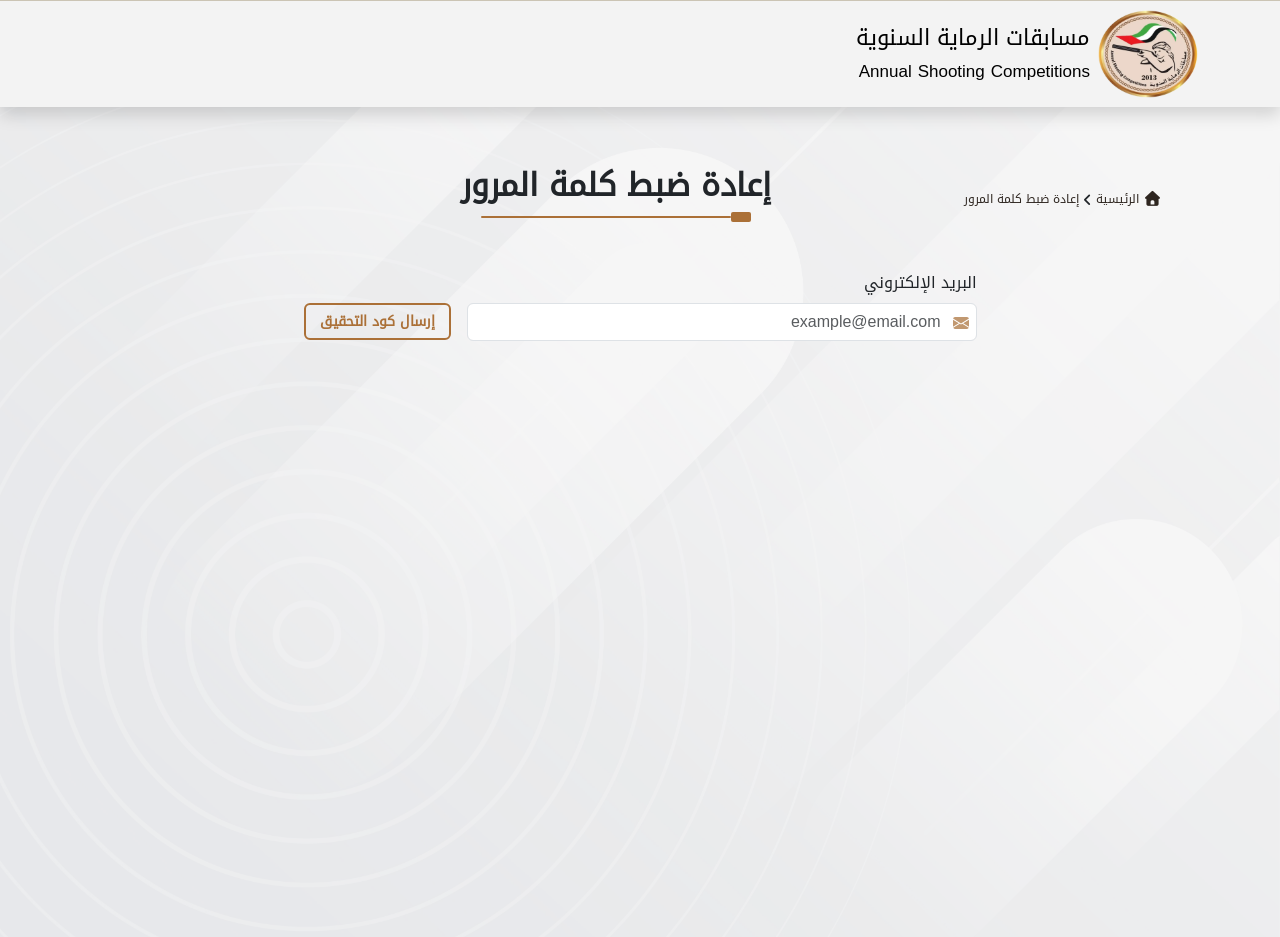
<file: forget-password.html>
<!DOCTYPE html>
<html lang="ar" dir="rtl">
    <head>
        <meta charset="UTF-8">
        <meta name="viewport" content="width=device-width, initial-scale=1.0">
        <title>إعادة ضبط كلمة المرور</title>
        <link rel="icon" href="imgs/logo.webp"/>
        <link rel="stylesheet" href="css/bootstrap.rtl.css"/>
        <link rel="stylesheet" href="css/bootstrap.rtl.min.css"/>
        <link rel="stylesheet" href="css/css/all.min.css"/>
        <link rel="stylesheet" href="css/css/all.css"/>
        <link rel="stylesheet" href="css/main.css"/>
    </head>
    <body>
        <nav class="navbar login-navbar navbar-expand-lg p-0 middle-menu position-relative">
            <div class="container position-relative py-1">
                <a class="navbar-brand d-flex align-items-center" href="index.html">
                    <img src="imgs/logo.webp" alt="شعار مسابقات الرماية السنوية" class="logo"/>
                    <p class="mb-0 ps-2">
                        <span class="d-block">مسابقات الرماية السنوية</span>
                        <span>Annual Shooting Competitions</span>
                    </p>
                </a>
            </div>
        </nav>
        
        <main class="forget-pass-pg position-relative d-flex justify-content-center align-items-center">
            <div class="register-img position-absolute"></div>
            <div class="container">
                <div class="register-header row mb-3">
                    <div class="breadcrumb d-flex align-items-center col-12 col-lg-4 mb-0">
                        <a href="index.html">
                            <i class="fa-solid fa-house fa-lg"></i>
                            الرئيسية</a>
                        <i class="fa-solid fa-angle-left fa-xs mt-1 d-md-none"></i>
                        <i class="fa-solid fa-angle-left fa-sm mt-1 d-none d-md-block"></i>
                        <button class="border-0 bg-transparent">إعادة ضبط كلمة المرور</button>
                    </div>
                    <div class="heading text-center col-12 col-lg-8">
                        <h2 class="fw-bold position-relative mb-0">إعادة ضبط كلمة المرور</h2>
                        <svg width="270" height="24" viewBox="0 0 270 24" xmlns="http://www.w3.org/2000/svg">
                            <rect x="0" y="11" width="250" height="2" rx="1" fill="#ab7037"/>
                            <rect x="250" y="7" width="20" height="10" rx="2" fill="#ab7037"/>
                        </svg>
                    </div>
                </div>
                <form class="forget-pass-form d-flex py-4 flex-column flex-md-row">
                    <div class="position-relative">
                        <label for="exampleInputEmail1" class="form-label">البريد الإلكتروني</label>
                        <input type="email" class="login-email-input form-control text-start" id="exampleInputEmail1" aria-describedby="emailHelp" placeholder="example@email.com" required autocomplete="email">
                        <svg xmlns="http://www.w3.org/2000/svg" width="16" height="16" fill="#c19870" class="bi bi-envelope-fill input-icon position-absolute" viewBox="0 0 16 16">
                            <path d="M.05 3.555A2 2 0 0 1 2 2h12a2 2 0 0 1 1.95 1.555L8 8.414zM0 4.697v7.104l5.803-3.558zM6.761 8.83l-6.57 4.027A2 2 0 0 0 2 14h12a2 2 0 0 0 1.808-1.144l-6.57-4.027L8 9.586zm3.436-.586L16 11.801V4.697z"/>
                        </svg>
                    </div>
                    <button type="submit" class="btn main-btn submit-btn d-block fw-bold overflow-hidden"><span>إرسال كود التحقيق</span></button>
                </form>
            </div>
        </main>

        <script src="js/bootstrap.bundle.min.js"></script>
        <script src="js/components/navbar.js"></script>
        <script src="js/components/footer.js"></script>
        <script src="js/main.js"></script>
    </body>
</html>
</file>
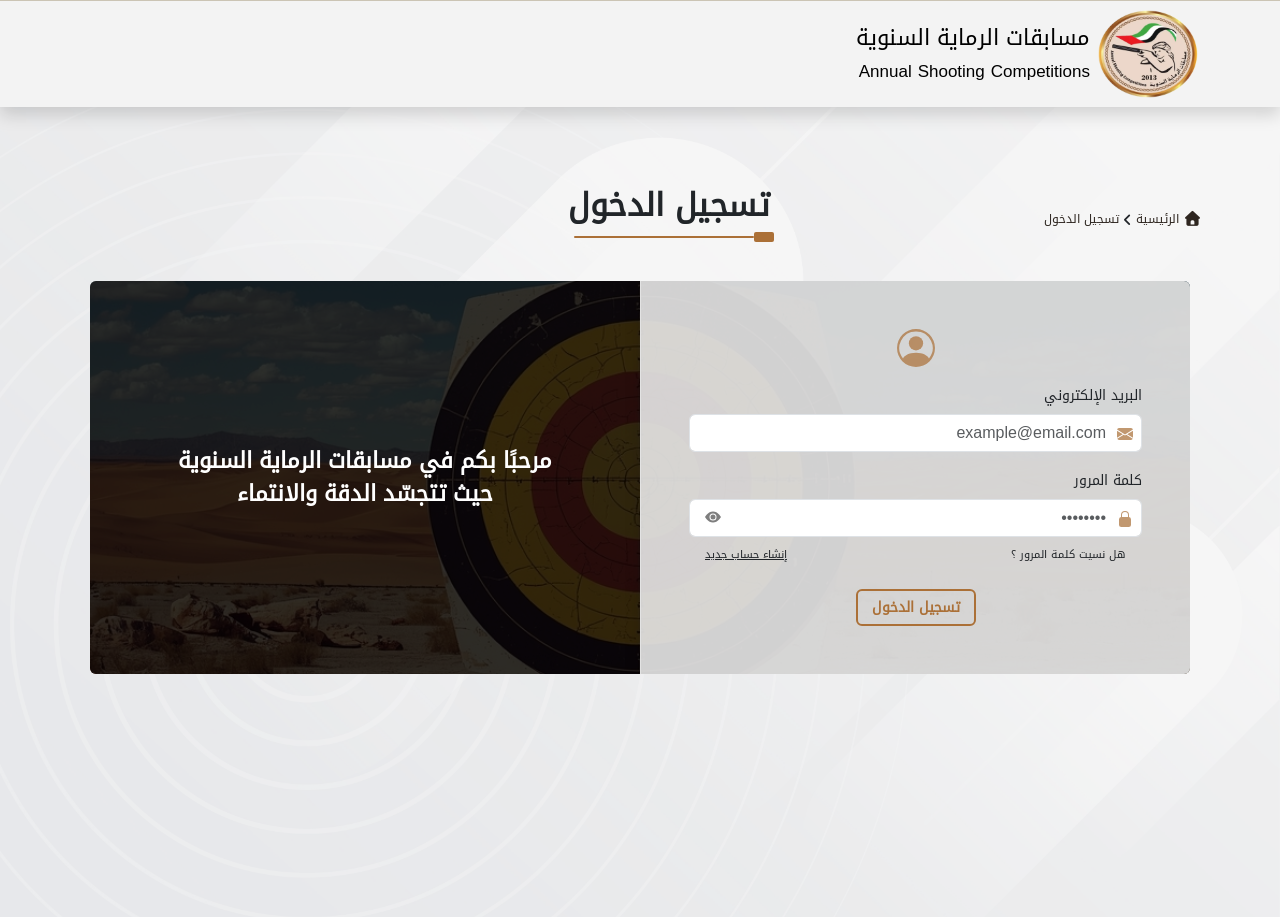
<file: login.html>
<!DOCTYPE html>
<html lang="ar" dir="rtl">
    <head>
        <meta charset="UTF-8">
        <meta name="viewport" content="width=device-width, initial-scale=1.0">
        <title>تسجيل الدخول</title>
        <link rel="icon" href="imgs/logo.webp"/>
        <link rel="stylesheet" href="css/bootstrap.rtl.css"/>
        <link rel="stylesheet" href="css/bootstrap.rtl.min.css"/>
        <link rel="stylesheet" href="css/css/all.min.css"/>
        <link rel="stylesheet" href="css/css/all.css"/>
        <link rel="stylesheet" href="css/main.css"/>
    </head>
    <body>
        <nav class="navbar login-navbar navbar-expand-lg p-0 middle-menu position-relative">
            <div class="container position-relative py-1">
                <a class="navbar-brand d-flex align-items-center" href="index.html">
                    <img src="imgs/logo.webp" alt="شعار مسابقات الرماية السنوية" class="logo"/>
                    <p class="mb-0 ps-2">
                        <span class="d-block">مسابقات الرماية السنوية</span>
                        <span>Annual Shooting Competitions</span>
                    </p>
                </a>
            </div>
        </nav>

        <main class="login-pg position-relative d-flex justify-content-center align-items-start">
            <div class="register-img position-absolute"></div>
            <div class="container">
                <div class="register-header row mb-3">
                    <div class="breadcrumb d-flex align-items-center col-12 col-lg-4 mb-0">
                        <a href="index.html">
                            <i class="fa-solid fa-house fa-lg"></i>
                            الرئيسية</a>
                        <i class="fa-solid fa-angle-left fa-xs mt-1 d-md-none"></i>
                        <i class="fa-solid fa-angle-left fa-sm mt-1 d-none d-md-block"></i>
                        <button class="border-0 bg-transparent">تسجيل الدخول</button>
                    </div>
                    <div class="heading text-center col-12 col-lg-8">
                        <h2 class="fw-bold position-relative mb-0">تسجيل الدخول</h2>
                        <svg width="270" height="24" viewBox="0 0 270 24" xmlns="http://www.w3.org/2000/svg">
                            <rect x="40" y="11" width="180" height="2" rx="1" fill="#ab7037"/>
                            <rect x="220" y="7" width="20" height="10" rx="2" fill="#ab7037"/>
                        </svg>
                    </div>
                </div>
                <div class="login-form row position-relative">
                    <div class="right-side col-12 col-md-6 text-center">
                        <svg xmlns="http://www.w3.org/2000/svg" width="38" height="38" fill="#ab7037b3" class="bi bi-person-circle mb-3" viewBox="0 0 16 16">
                            <path d="M11 6a3 3 0 1 1-6 0 3 3 0 0 1 6 0"/>
                            <path fill-rule="evenodd" d="M0 8a8 8 0 1 1 16 0A8 8 0 0 1 0 8m8-7a7 7 0 0 0-5.468 11.37C3.242 11.226 4.805 10 8 10s4.757 1.225 5.468 2.37A7 7 0 0 0 8 1"/>
                        </svg>
                        <form class="text-start">
                            <div class="mb-3 position-relative">
                                <label for="login-email" class="form-label">البريد الإلكتروني</label>
                                <input type="email" class="login-email-input form-control text-start" id="login-email" aria-describedby="emailHelp" placeholder="example@email.com" required autocomplete="email">
                                <svg xmlns="http://www.w3.org/2000/svg" width="16" height="16" fill="#c19870" class="bi bi-envelope-fill input-icon position-absolute" viewBox="0 0 16 16">
                                    <path d="M.05 3.555A2 2 0 0 1 2 2h12a2 2 0 0 1 1.95 1.555L8 8.414zM0 4.697v7.104l5.803-3.558zM6.761 8.83l-6.57 4.027A2 2 0 0 0 2 14h12a2 2 0 0 0 1.808-1.144l-6.57-4.027L8 9.586zm3.436-.586L16 11.801V4.697z"/>
                                </svg>
                            </div>
                            <div class="position-relative">
                                <label for="login-password" class="form-label">كلمة المرور</label>
                                <input type="password" class="login-pass-input form-control" id="login-password" placeholder="••••••••" required autocomplete="current-password" minlength="8" maxlength="100">
                                <svg xmlns="http://www.w3.org/2000/svg" width="16" height="16" fill="#c19870" class="bi bi-lock-fill input-icon position-absolute" viewBox="0 0 16 16">
                                    <path fill-rule="evenodd" d="M8 0a4 4 0 0 1 4 4v2.05a2.5 2.5 0 0 1 2 2.45v5a2.5 2.5 0 0 1-2.5 2.5h-7A2.5 2.5 0 0 1 2 13.5v-5a2.5 2.5 0 0 1 2-2.45V4a4 4 0 0 1 4-4m0 1a3 3 0 0 0-3 3v2h6V4a3 3 0 0 0-3-3"/>
                                </svg>
                                <button type="button" class="show-pass-btn position-absolute border-0 bg-transparent">
                                    <svg xmlns="http://www.w3.org/2000/svg" width="16" height="16" fill="currentColor" class="bi bi-eye-fill show-pass-icon " viewBox="0 0 16 16">
                                        <path d="M10.5 8a2.5 2.5 0 1 1-5 0 2.5 2.5 0 0 1 5 0"/>
                                        <path d="M0 8s3-5.5 8-5.5S16 8 16 8s-3 5.5-8 5.5S0 8 0 8m8 3.5a3.5 3.5 0 1 0 0-7 3.5 3.5 0 0 0 0 7"/>
                                    </svg>
                                    <svg xmlns="http://www.w3.org/2000/svg" width="16" height="16" fill="currentColor" class="bi bi-eye-slash-fill hide-pass-icon d-none"  viewBox="0 0 16 16">
                                        <path d="m10.79 12.912-1.614-1.615a3.5 3.5 0 0 1-4.474-4.474l-2.06-2.06C.938 6.278 0 8 0 8s3 5.5 8 5.5a7 7 0 0 0 2.79-.588M5.21 3.088A7 7 0 0 1 8 2.5c5 0 8 5.5 8 5.5s-.939 1.721-2.641 3.238l-2.062-2.062a3.5 3.5 0 0 0-4.474-4.474z"/>
                                        <path d="M5.525 7.646a2.5 2.5 0 0 0 2.829 2.829zm4.95.708-2.829-2.83a2.5 2.5 0 0 1 2.829 2.829zm3.171 6-12-12 .708-.708 12 12z"/>
                                    </svg>
                                </button>
                            </div>
                            <div class="d-flex justify-content-between align-items-center flex-wrap">
                                <span class="mt-1 ms-3"><a href="forget-password.html" class="forget-pass">هل نسيت كلمة المرور ؟</a></span>
                                <span class="mt-1 me-3"><a href="register.html" class="forget-pass text-decoration-underline">إنشاء حساب جديد</a></span>
                            </div>
                            <button type="submit" class="btn main-btn submit-btn d-block mx-auto mt-4 fw-bold overflow-hidden"><span>تسجيل الدخول</span></button>
                        </form>
                    </div>
                    <div class="left-side col-12 col-md-6 d-none d-md-flex p-0 position-relative d-flex justify-content-center align-items-center fw-bold text-center text-white">
                        <p class="position-relative z-4 mb-0">مرحبًا بكم في مسابقات الرماية السنوية<br/>حيث تتجسّد الدقة والانتماء</p>
                    </div>
                </div>
            </div>
        </main>

        <script src="js/bootstrap.bundle.min.js"></script>
        <script src="js/gsap.min.js"></script>
        <script src="js/login.js"></script>
        <script src="js/main.js"></script>
    </body>
</html>
</file>
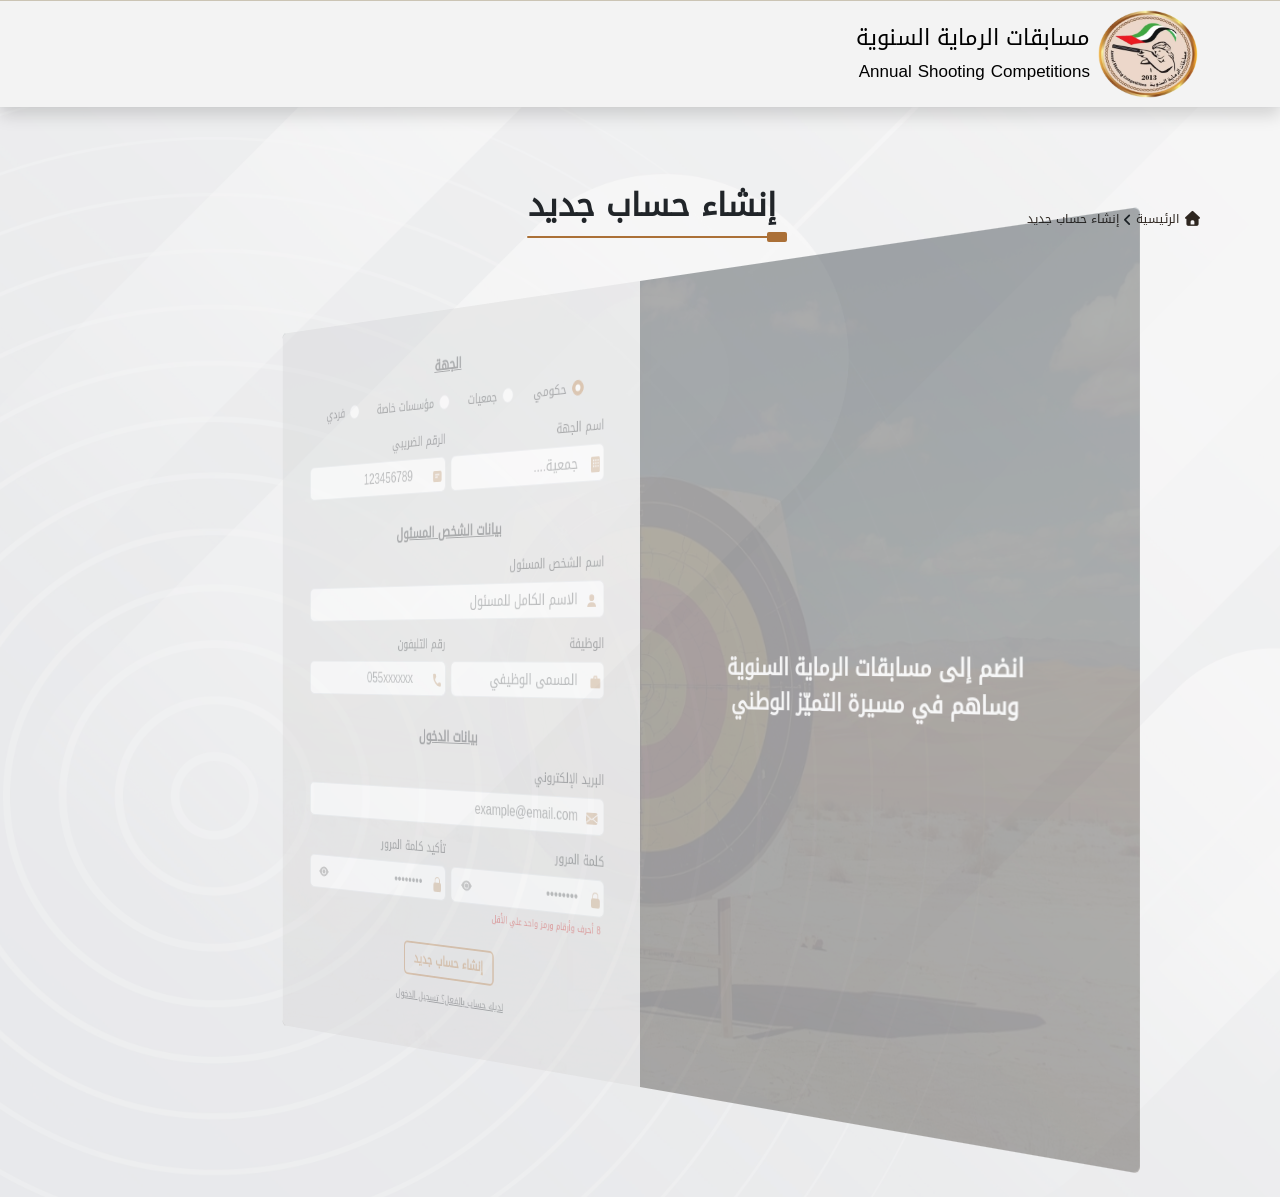
<file: register.html>
<!DOCTYPE html>
<html lang="ar" dir="rtl">
    <head>
        <meta charset="UTF-8">
        <meta name="viewport" content="width=device-width, initial-scale=1.0">
        <title>تسجيل حساب جديد</title>
        <link rel="icon" href="imgs/logo.webp"/>
        <link rel="stylesheet" href="css/bootstrap.rtl.css"/>
        <link rel="stylesheet" href="css/bootstrap.rtl.min.css"/>
        <link rel="stylesheet" href="css/css/all.min.css"/>
        <link rel="stylesheet" href="css/css/all.css"/>
        <link rel="stylesheet" href="css/main.css"/>
    </head>
    <body>
        <nav class="navbar login-navbar navbar-expand-lg p-0 middle-menu position-relative">
            <div class="container position-relative py-1">
                <a class="navbar-brand d-flex align-items-center" href="index.html">
                    <img src="imgs/logo.webp" alt="شعار مسابقات الرماية السنوية" class="logo"/>
                    <p class="mb-0 ps-2">
                        <span class="d-block">مسابقات الرماية السنوية</span>
                        <span>Annual Shooting Competitions</span>
                    </p>
                </a>
            </div>
        </nav>

        <main class="register-pg position-relative d-flex justify-content-center align-items-center">
            <div class="register-img position-absolute"></div>
            <div class="container">
                <div class="register-header row mb-3">
                    <div class="breadcrumb d-flex align-items-center col-12 col-lg-4 mb-0">
                        <a href="index.html">
                            <i class="fa-solid fa-house fa-lg"></i>
                            الرئيسية</a>
                        <i class="fa-solid fa-angle-left fa-xs mt-1 d-md-none"></i>
                        <i class="fa-solid fa-angle-left fa-sm mt-1 d-none d-md-block"></i>
                        <button class="border-0 bg-transparent">إنشاء حساب جديد</button>
                    </div>
                    <div class="heading text-center col-12 col-lg-8">
                        <h2 class="fw-bold position-relative mb-0">إنشاء حساب جديد</h2>
                        <svg width="270" height="24" viewBox="0 0 270 24" xmlns="http://www.w3.org/2000/svg">
                            <rect x="10" y="11" width="250" height="2" rx="1" fill="#ab7037"/>
                            <rect x="250" y="7" width="20" height="10" rx="2" fill="#ab7037"/>
                        </svg>
                    </div>
                </div>
                <div class="register-form row position-relative">
                    <div class="right-side col-12 col-md-6 d-none d-md-flex p-0 position-relative d-flex justify-content-center align-items-center fw-bold text-center text-white">
                        <p class="position-relative z-4 mb-0">انضم إلى مسابقات الرماية السنوية<br/>وساهم في مسيرة التميّز الوطني</p>
                    </div>
                    <form class="left-side col-12 col-md-6 text-center">
                        <div class="entity mb-4">
                            <span class="d-block mb-3 text-decoration-underline fw-bold">الجهة</span>
                            <div class="radio-btns-signup d-flex justify-content-evenly flex-column flex-md-row wrap mb-3">
                                <div class="form-check">
                                    <input class="form-check-input" type="radio" name="radioDefault" id="government" checked>
                                    <label class="form-check-label" for="government">حكومي</label>
                                </div>
                                <div class="form-check">
                                    <input class="form-check-input" type="radio" name="radioDefault" id="non-profit">
                                    <label class="form-check-label" for="non-profit">جمعيات</label>
                                </div>
                                <div class="form-check">
                                    <input class="form-check-input" type="radio" name="radioDefault" id="private">
                                    <label class="form-check-label" for="private">مؤسسات خاصة</label>
                                </div>
                                <div class="form-check">
                                    <input class="form-check-input" type="radio" name="radioDefault" id="individual">
                                    <label class="form-check-label" for="individual">فردي</label>
                                </div>
                            </div>
                            <div class="d-flex justify-content-center align-items-center flex-column flex-lg-row gap-2">
                                <div class="position-relative w-100 mb-2">
                                    <label for="entity-name" class="form-label d-block text-start">اسم الجهة</label>
                                    <input type="text" class="form-control text-start" id="entity-name" placeholder="جمعية...." required>
                                    <svg width="16" height="16" viewBox="0 0 384 512" xmlns="http://www.w3.org/2000/svg" aria-hidden="true" class="input-icon position-absolute">
                                        <path fill="#c19870"
                                        d="M48 0C21.5 0 0 21.5 0 48V464c0 26.5 21.5 48 48 48H336c26.5 0 48-21.5 48-48V48c0-26.5-21.5-48-48-48H48zm48 96h48v48H96V96zm0 96h48v48H96v-48zm0 96h48v48H96v-48zm96-192h48v48h-48V96zm0 96h48v48h-48v-48zm0 96h48v48h-48v-48zm96-192h48v48h-48V96zm0 96h48v48h-48v-48zm0 96h48v48h-48v-48z"/>
                                    </svg>
                                </div>
                                <div class="position-relative w-100 mb-2">
                                    <label for="tax-num" class="form-label d-block text-start">الرقم الضريبي</label>
                                    <input type="number" class="form-control text-start" id="tax-num" placeholder="123456789" required>
                                    <svg width="16" height="16" viewBox="0 0 24 24" fill="#c19870" class="input-icon position-absolute"
                                            xmlns="http://www.w3.org/2000/svg">
                                        <rect x="3" y="4" width="18" height="16" rx="2" stroke="#c19870" stroke-width="2"/>
                                        <line x1="7" y1="9" x2="17" y2="9" stroke="white" stroke-width="2"/>
                                        <line x1="7" y1="13" x2="13" y2="13" stroke="white" stroke-width="2"/>
                                    </svg>
                                </div>
                            </div>
                        </div>
                        <div class="responsible-person mb-4">
                            <span class="d-block mb-3 text-decoration-underline fw-bold">بيانات الشخص المسئول</span>
                            <div class="mb-3 position-relative">
                                <label for="responsible-person-name" class="form-label d-block text-start">اسم الشخص المسئول</label>
                                <input type="text" class="form-control text-start" id="responsible-person-name" placeholder="الاسم الكامل للمسئول" required>
                                <svg width="16" height="16" viewBox="0 0 24 24" fill="#c19870" xmlns="http://www.w3.org/2000/svg" class="input-icon position-absolute">
                                    <circle cx="12" cy="7" r="4" stroke="#c19870" stroke-width="2"/>
                                    <path d="M4 21c0-4 4-6 8-6s8 2 8 6" stroke="#c19870" stroke-width="2"/>
                                </svg>
                            </div>
                            <div class="d-flex justify-content-center align-items-center flex-column flex-lg-row gap-2"> 
                                <div class="position-relative w-100 mb-2">
                                    <label for="responsible-person-job" class="form-label d-block text-start">الوظيفة</label>
                                    <input type="text" class="form-control text-start" id="responsible-person-job" placeholder="المسمى الوظيفي" required>
                                    <svg width="16" height="16" viewBox="0 0 24 24" class="input-icon position-absolute"
                                        xmlns="http://www.w3.org/2000/svg">
                                        <path fill="#c19870"
                                            d="M10 2h4a2 2 0 0 1 2 2v2h4a2 2 0 0 1 2 2v11
                                            a2 2 0 0 1-2 2H4a2 2 0 0 1-2-2V8
                                            a2 2 0 0 1 2-2h4V4a2 2 0 0 1 2-2zm0 4h4V4h-4v2z"/>
                                    </svg>
                                </div>
                                <div class="position-relative w-100 mb-2">
                                    <label for="responsible-person-phone-num" class="form-label d-block text-start">رقم التليفون</label>
                                    <input type="number" class="form-control text-start" id="responsible-person-phone-num" placeholder="055xxxxxx" required>
                                    <svg width="16" height="16" viewBox="0 0 24 24" class="input-icon position-absolute"
                                        xmlns="http://www.w3.org/2000/svg">
                                        <path fill="#c19870"
                                            d="M6.6 10.8a15.5 15.5 0 0 0 6.6 6.6l2.2-2.2
                                            a1 1 0 0 1 1-.24l3.5 1
                                            a1 1 0 0 1 .72.95V20
                                            a2 2 0 0 1-2 2
                                            C10.3 22 2 13.7 2 3
                                            a2 2 0 0 1 2-2h3.5
                                            a1 1 0 0 1 .95.72l1 3.5
                                            a1 1 0 0 1-.24 1L6.6 10.8z"/>
                                    </svg>
                                </div>
                            </div>
                        </div>
                        <div class="login-credentials">
                            <span class="d-block mb-3 text-decoration-underline fw-bold">بيانات الدخول</span>
                            <div class="mb-3 position-relative">
                                <label for="signup-email" class="form-label d-block text-start">البريد الإلكتروني</label>
                                <input type="email" class="signup-email-input form-control text-start" id="signup-email" aria-describedby="emailHelp" placeholder="example@email.com" required autocomplete="email">
                                <svg xmlns="http://www.w3.org/2000/svg" width="16" height="16" fill="#c19870" class="bi bi-envelope-fill input-icon position-absolute" viewBox="0 0 16 16">
                                    <path d="M.05 3.555A2 2 0 0 1 2 2h12a2 2 0 0 1 1.95 1.555L8 8.414zM0 4.697v7.104l5.803-3.558zM6.761 8.83l-6.57 4.027A2 2 0 0 0 2 14h12a2 2 0 0 0 1.808-1.144l-6.57-4.027L8 9.586zm3.436-.586L16 11.801V4.697z"/>
                                </svg>
                            </div>
                            <div class="d-flex flex-column flex-lg-row align-items-center gap-2">
                                <div class="position-relative w-100 mb-4">
                                    <label for="signup-password" class="form-label d-block text-start">كلمة المرور</label>
                                    <input type="password" class="signup-pass-input form-control" id="signup-password" placeholder="••••••••" required autocomplete="new-password" minlength="8" maxlength="100">
                                    <svg xmlns="http://www.w3.org/2000/svg" width="16" height="16" fill="#c19870" class="bi bi-lock-fill input-icon position-absolute" viewBox="0 0 16 16">
                                        <path fill-rule="evenodd" d="M8 0a4 4 0 0 1 4 4v2.05a2.5 2.5 0 0 1 2 2.45v5a2.5 2.5 0 0 1-2.5 2.5h-7A2.5 2.5 0 0 1 2 13.5v-5a2.5 2.5 0 0 1 2-2.45V4a4 4 0 0 1 4-4m0 1a3 3 0 0 0-3 3v2h6V4a3 3 0 0 0-3-3"/>
                                    </svg>
                                    <button type="button" class="show-pass-btn position-absolute border-0 bg-transparent">
                                        <svg xmlns="http://www.w3.org/2000/svg" width="16" height="16" fill="currentColor" class="bi bi-eye-fill show-pass-icon " viewBox="0 0 16 16">
                                            <path d="M10.5 8a2.5 2.5 0 1 1-5 0 2.5 2.5 0 0 1 5 0"/>
                                            <path d="M0 8s3-5.5 8-5.5S16 8 16 8s-3 5.5-8 5.5S0 8 0 8m8 3.5a3.5 3.5 0 1 0 0-7 3.5 3.5 0 0 0 0 7"/>
                                        </svg>
                                        <svg xmlns="http://www.w3.org/2000/svg" width="16" height="16" fill="currentColor" class="bi bi-eye-slash-fill hide-pass-icon d-none"  viewBox="0 0 16 16">
                                            <path d="m10.79 12.912-1.614-1.615a3.5 3.5 0 0 1-4.474-4.474l-2.06-2.06C.938 6.278 0 8 0 8s3 5.5 8 5.5a7 7 0 0 0 2.79-.588M5.21 3.088A7 7 0 0 1 8 2.5c5 0 8 5.5 8 5.5s-.939 1.721-2.641 3.238l-2.062-2.062a3.5 3.5 0 0 0-4.474-4.474z"/>
                                            <path d="M5.525 7.646a2.5 2.5 0 0 0 2.829 2.829zm4.95.708-2.829-2.83a2.5 2.5 0 0 1 2.829 2.829zm3.171 6-12-12 .708-.708 12 12z"/>
                                        </svg>
                                    </button>
                                    <span class="pass-alert position-absolute">8 أحرف وأرقام ورمز واحد علي الأقل</span>
                                </div>
                                <div class="position-relative w-100 mb-4">
                                    <label for="confirm-signup-password" class="form-label d-block text-start">تأكيد كلمة المرور</label>
                                    <input type="password" class="confirm-signup-pass-input form-control" id="confirm-signup-password" placeholder="••••••••" required autocomplete="new-password" minlength="8" maxlength="100">
                                    <svg xmlns="http://www.w3.org/2000/svg" width="16" height="16" fill="#c19870" class="bi bi-lock-fill input-icon position-absolute" viewBox="0 0 16 16">
                                        <path fill-rule="evenodd" d="M8 0a4 4 0 0 1 4 4v2.05a2.5 2.5 0 0 1 2 2.45v5a2.5 2.5 0 0 1-2.5 2.5h-7A2.5 2.5 0 0 1 2 13.5v-5a2.5 2.5 0 0 1 2-2.45V4a4 4 0 0 1 4-4m0 1a3 3 0 0 0-3 3v2h6V4a3 3 0 0 0-3-3"/>
                                    </svg>
                                    <button type="button" class="show-pass-btn position-absolute border-0 bg-transparent">
                                        <svg xmlns="http://www.w3.org/2000/svg" width="16" height="16" fill="currentColor" class="bi bi-eye-fill show-pass-icon " viewBox="0 0 16 16">
                                            <path d="M10.5 8a2.5 2.5 0 1 1-5 0 2.5 2.5 0 0 1 5 0"/>
                                            <path d="M0 8s3-5.5 8-5.5S16 8 16 8s-3 5.5-8 5.5S0 8 0 8m8 3.5a3.5 3.5 0 1 0 0-7 3.5 3.5 0 0 0 0 7"/>
                                        </svg>
                                        <svg xmlns="http://www.w3.org/2000/svg" width="16" height="16" fill="currentColor" class="bi bi-eye-slash-fill hide-pass-icon d-none"  viewBox="0 0 16 16">
                                            <path d="m10.79 12.912-1.614-1.615a3.5 3.5 0 0 1-4.474-4.474l-2.06-2.06C.938 6.278 0 8 0 8s3 5.5 8 5.5a7 7 0 0 0 2.79-.588M5.21 3.088A7 7 0 0 1 8 2.5c5 0 8 5.5 8 5.5s-.939 1.721-2.641 3.238l-2.062-2.062a3.5 3.5 0 0 0-4.474-4.474z"/>
                                            <path d="M5.525 7.646a2.5 2.5 0 0 0 2.829 2.829zm4.95.708-2.829-2.83a2.5 2.5 0 0 1 2.829 2.829zm3.171 6-12-12 .708-.708 12 12z"/>
                                        </svg>
                                    </button>
                                    <span class="pass-alert matches-pass-alert d-none position-absolute">كلمة المرور غير متطابقة</span>
                                </div>
                            </div>
                        </div>
                        <button type="submit" class="btn main-btn submit-btn d-block mx-auto mt-4 fw-bold overflow-hidden"><span>إنشاء حساب جديد</span></button>
                        <span class="d-block mt-2"><a href="login.html" class="already-user-btn text-decoration-underline">لديك حساب بالفعل؟ تسجيل الدخول</a></span>
                    </form>
                </div>
            </div>
        </main>
        
        <script src="js/bootstrap.bundle.min.js"></script>
        <script src="js/gsap.min.js"></script>
        <script src="js/register.js"></script>
        <script src="js/main.js"></script>
    </body>
</html>
</file>
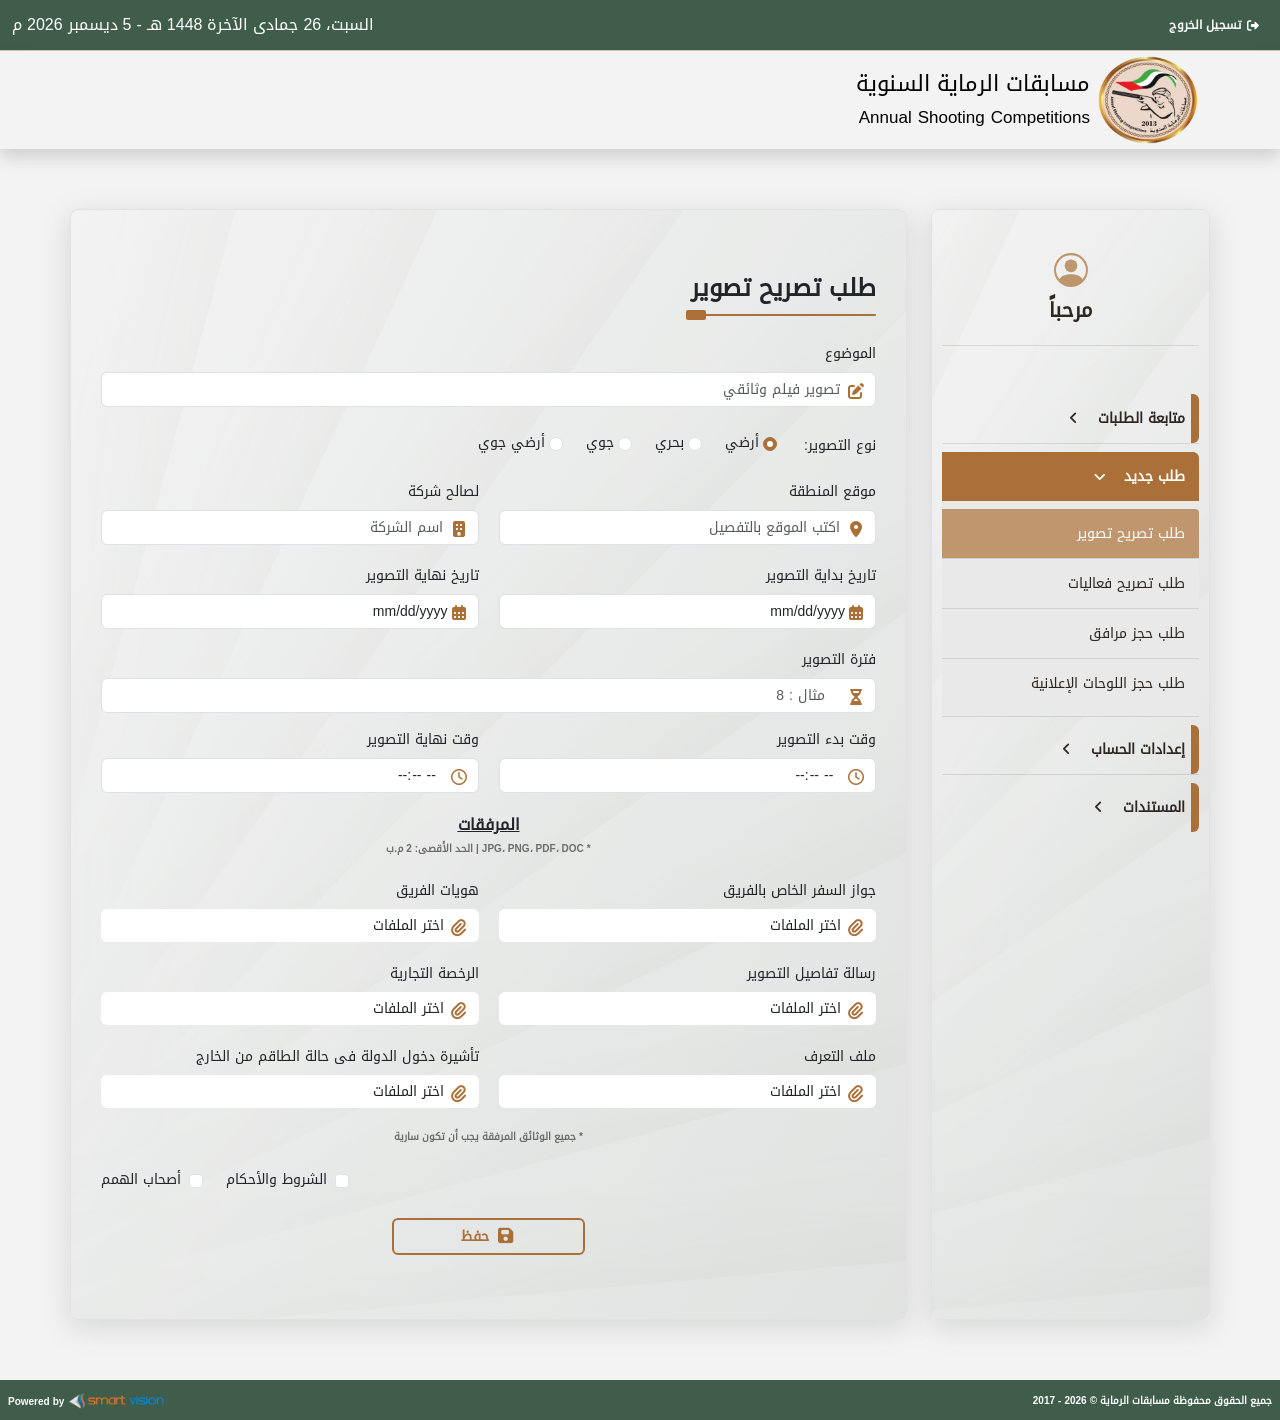
<file: shooting-permit.html>
<!DOCTYPE html>
<html lang="ar" dir="rtl">
<head>
    <meta charset="UTF-8">
    <meta name="viewport" content="width=device-width, initial-scale=1.0">
    <title>طلب تصريح تصوير</title>
    <link rel="icon" href="imgs/logo.webp"/>
    <link rel="stylesheet" href="css/bootstrap.rtl.css"/>
    <link rel="stylesheet" href="css/bootstrap.rtl.min.css"/>
    <link rel="stylesheet" href="css/css/all.min.css"/>
    <link rel="stylesheet" href="css/css/all.css"/>
    <link rel="stylesheet" href="css/dashboard.css"/>
    <link rel="stylesheet" href="css/main.css"/>
</head>
<body>
    
    <nav class="navbar navbar-expand-md d-none d-lg-block sub-menu position-relative">
        <div class="container-fluid text-center">
            <div class="register logout-btn d-flex justify-content-center align-items-center">
                <button class="btn overflow-hidden d-flex gap-1 align-items-center justify-content-between border-0 mx-auto p-2">
                    <i class="fa-solid fa-right-from-bracket fa-xs text-white"></i>
                    <a href="login.html" class="main-links card-link fw-bold text-white">تسجيل الخروج</a>
                </button>
            </div>
            <p id="date" class="text-white mb-0"></p>
        </div>
    </nav>

    <nav class="navbar login-navbar p-0 middle-menu position-relative">
        <div class="container position-relative">
            <a class="navbar-brand d-flex align-items-center" href="index.html">
                <img src="imgs/logo.webp" alt="شعار مسابقات الرماية السنوية" class="logo"/>
                <p class="mb-0 ps-2">
                    <span class="d-block">مسابقات الرماية السنوية</span>
                    <span>Annual Shooting Competitions</span>
                </p>
            </a>
        </div>
    </nav>

    <nav class="navbar navbar-expand-lg main-menu position-relative d-lg-none">
        <div class="container position-relative">
            <button class="navbar-toggler d-flex border-0" type="button" data-bs-toggle="collapse" data-bs-target="#navbarNavDropdown" aria-controls="navbarNavDropdown" aria-expanded="false" aria-label="Toggle navigation">
                <i class="fa-solid fa-bars-staggered navbar-fa-icon d-lg-none"></i>
                <i class="fa-solid fa-xmark d-lg-none"></i>
            </button>
            <div class="collapse navbar-collapse" id="navbarNavDropdown">
                <ul class="navbar-nav mx-auto align-items-center p-3">
                    <li class="position-relative mb-2 nav-item dropdown tracking-sidebar-tab sidebar-tab active" data-target="tracking">
                        <button class="nav-link fw-bold d-flex align-items-center justify-content-start gap-3 w-100 dropdown-toggle" data-bs-toggle="dropdown" aria-expanded="false" type="button">
                            <span>متابعة الطلبات</span>
                        </button>

                        <ul class="dropdown-menu w-100">
                            <li>
                                <a href="dashboard.html" class="dropdown-item sidebar-drop-down" data-type="shooting_permit">
                                    تصريح تصوير
                                </a>
                            </li>
                            <li>
                                <a href="dashboard.html" class="dropdown-item sidebar-drop-down" data-type="events_permit">
                                    تصريح فعاليات
                                </a>
                            </li>
                            <li>
                                <a href="dashboard.html" class="dropdown-item sidebar-drop-down" data-type="facility_booking">
                                    حجز مرافق
                                </a>
                            </li>
                            <li>
                                <a href="dashboard.html" class="dropdown-item sidebar-drop-down" data-type="billboard_booking">
                                    حجز اللوحات الإعلانية
                                </a>
                            </li>
                        </ul>
                    </li>
                    <li class="position-relative mb-2 nav-item dropdown requests-sidebar-tab sidebar-tab" data-target="orders">
                        <button class="nav-link fw-bold d-flex align-items-center justify-content-start gap-3 w-100 dropdown-toggle" data-bs-toggle="dropdown" aria-expanded="false" type="button">
                            <span>طلب جديد</span>
                        </button>

                        <ul class="dropdown-menu w-100">
                            <li>
                                <a href="shooting-permit.html" class="dropdown-item sidebar-drop-down active" data-type="shooting_permit_request">
                                    طلب تصريح تصوير
                                </a>
                            </li>
                            <li>
                                <a href="events-permit.html" class="dropdown-item sidebar-drop-down" data-type="events_permit_request">
                                    طلب تصريح فعاليات
                                </a>
                            </li>
                            <li>
                                <a href="facility-booking.html" class="dropdown-item sidebar-drop-down" data-type="facility_booking_request">
                                    طلب حجز مرافق
                                </a>
                            </li>
                            <li>
                                <a href="billboard-booking.html" class="dropdown-item sidebar-drop-down" data-type="billboard_booking_request">
                                    طلب حجز اللوحات الإعلانية
                                </a>
                            </li>
                        </ul>
                    </li>
                    <li class="position-relative mb-2 nav-item dropdown sidebar-tab" data-target="settings">
                        <a href="account-settings.html" class="nav-link fw-bold d-flex align-items-center justify-content-start gap-3 w-100" type="button">
                            <span>إعدادات الحساب</span>
                        </a>
                    </li>
                    <li class="position-relative mb-2 nav-item dropdown sidebar-tab" data-target="documents">
                        <a href="documents.html" class="nav-link fw-bold d-flex align-items-center justify-content-start gap-3 w-100" type="button">
                            <span>المستندات</span>
                        </a>
                    </li>
                    <hr class="w-100 d-lg-none">
                    <li class="nav-item register-btns-small-screen d-flex d-lg-none">
                        <button class="navbar-logout nav-link btn overflow-hidden d-flex gap-1 align-items-center justify-content-between border-0 mx-auto p-2" type="button">
                            <i class="fa-solid fa-right-from-bracket fa-xs"></i>
                            <a href="login.html" class="main-links card-link fw-bold">تسجيل الخروج</a>
                        </button>
                    </li>
                </ul>
            </div>
        </div>
    </nav>



    <div class="main-container container">

        <aside class="d-none d-lg-block position-relative">
            <div class="sidebar-head d-flex align-items-center justify-content-center flex-column position-relative">
                <svg xmlns="http://www.w3.org/2000/svg" width="34" height="34" fill="#ab7037b3" class="bi bi-person-circle mb-2" viewBox="0 0 16 16">
                    <path d="M11 6a3 3 0 1 1-6 0 3 3 0 0 1 6 0"/>
                    <path fill-rule="evenodd" d="M0 8a8 8 0 1 1 16 0A8 8 0 0 1 0 8m8-7a7 7 0 0 0-5.468 11.37C3.242 11.226 4.805 10 8 10s4.757 1.225 5.468 2.37A7 7 0 0 0 8 1"/>
                </svg>
                <span class="username fw-bold"></span>
            </div>
            <div class="sidebar-tabs mt-5 position-relative">
                <ul>
                    <li class="position-relative mb-2 nav-item dropdown shooting-permit-sidebar-tab sidebar-tab" data-target="tracking">
                        <a href="dashboard.html" class="nav-link fw-bold d-flex align-items-center justify-content-start gap-3 w-100" type="button">
                            <span>متابعة الطلبات</span>
                            <i class="fa-solid fa-angle-left position-relative"></i>
                        </a>

                        <ul class="dropdown-menu w-100">
                            <li>
                                <a href="dashboard.html" class="dropdown-item sidebar-drop-down" data-type="shooting_permit">
                                    تصريح تصوير
                                </a>
                            </li>
                            <li>
                                <a href="dashboard.html" class="dropdown-item sidebar-drop-down" data-type="events_permit">
                                    تصريح فعاليات
                                </a>
                            </li>
                            <li>
                                <a href="dashboard.html" class="dropdown-item sidebar-drop-down" data-type="facility_booking">
                                    حجز مرافق
                                </a>
                            </li>
                            <li>
                                <a href="dashboard.html" class="dropdown-item sidebar-drop-down" data-type="billboard_booking">
                                    حجز اللوحات الإعلانية
                                </a>
                            </li>
                        </ul>
                    </li>
                    <li class="position-relative mb-2 nav-item dropdown events-permit-sidebar-tab sidebar-tab active" data-target="orders">
                        <a href="shooting-permit.html" class="nav-link fw-bold d-flex align-items-center justify-content-start gap-3 w-100" type="button">
                            <span>طلب جديد</span>
                            <i class="fa-solid fa-angle-left position-relative"></i>
                        </a>
                        <ul class="dropdown-menu w-100">
                            <li>
                                <a href="shooting-permit.html" class="dropdown-item sidebar-drop-down active" data-type="shooting_permit_request">
                                    طلب تصريح تصوير
                                </a>
                            </li>
                            <li>
                                <a href="events-permit.html" class="dropdown-item sidebar-drop-down" data-type="events_permit_request">
                                    طلب تصريح فعاليات
                                </a>
                            </li>
                            <li>
                                <a href="facility-booking.html" class="dropdown-item sidebar-drop-down" data-type="facility_booking_request">
                                    طلب حجز مرافق
                                </a>
                            </li>
                            <li>
                                <a href="billboard-booking.html" class="dropdown-item sidebar-drop-down" data-type="billboard_booking_request">
                                    طلب حجز اللوحات الإعلانية
                                </a>
                            </li>
                        </ul>
                    </li>
                    <li class="position-relative mb-2 nav-item sidebar-tab" data-target="settings">
                        <a href="account-settings.html" class="nav-link fw-bold d-flex align-items-center justify-content-start gap-3 w-100" type="button">
                            <span>إعدادات الحساب</span>
                            <i class="fa-solid fa-angle-left position-relative"></i>
                        </a>

                    </li>
                    <li class="position-relative mb-2 nav-item sidebar-tab" data-target="documents">
                        <a href="documents.html" class="nav-link fw-bold d-flex align-items-center justify-content-start gap-3 w-100" type="button">
                            <span>المستندات</span>
                            <i class="fa-solid fa-angle-left position-relative"></i>
                        </a>
                    </li>
                </ul>
            </div>
        </aside>


        <div class="sidebar-head d-flex d-lg-none align-items-center justify-content-center position-relative gap-1 mb-3">
            <svg xmlns="http://www.w3.org/2000/svg" width="18" height="18" fill="#ab7037b3" class="bi bi-person-circle" viewBox="0 0 16 16">
                <path d="M11 6a3 3 0 1 1-6 0 3 3 0 0 1 6 0"/>
                <path fill-rule="evenodd" d="M0 8a8 8 0 1 1 16 0A8 8 0 0 1 0 8m8-7a7 7 0 0 0-5.468 11.37C3.242 11.226 4.805 10 8 10s4.757 1.225 5.468 2.37A7 7 0 0 0 8 1"/>
            </svg>
            <span class="username fw-bold"></span>
        </div>

        <main class="overflow-hidden position-relative overflow-hidden">

            <section id="orders" class="orders position-relative my-4">
                <div id="forms" class="forms">

                    <form id="shooting_permit_request" class="shooting-permit-form">
                        <h3 class="section-heading fw-bold mb-3">
                            <span class="d-block">طلب تصريح تصوير</span>
                            <svg width="270" height="24" viewBox="0 0 270 24" xmlns="http://www.w3.org/2000/svg" class="d-none d-lg-block">
                                <rect x="0" y="11" width="190" height="2" rx="1" fill="#ab7037"/>
                                <rect x="170" y="7" width="20" height="10" rx="2" fill="#ab7037"/>
                            </svg>
                            <svg width="200" height="24" viewBox="0 0 270 24" xmlns="http://www.w3.org/2000/svg" class="d-lg-none">
                                <rect x="0" y="11" width="190" height="2" rx="1" fill="#ab7037"/>
                                <rect x="170" y="7" width="20" height="10" rx="2" fill="#ab7037"/>
                            </svg>
                        </h3>
                        <div class="position-relative">
                            <label for="subject" class="form-label input-label d-block text-start">الموضوع</label>
                            <input type="text" class="form-control text-start" id="subject" placeholder="تصوير فيلم وثائقي" required minlength="2">
                            <i class="fa-solid fa-pen-to-square"></i>
                        </div>
                        <div class="my-4 d-flex justify-content-start flex-column flex-md-row wrap">
                            <span class="input-label mt-1">نوع التصوير:</span>
                            <div class="div-inputs-gap d-flex justify-content-evenly flex-column flex-md-row wrap ms-4">                
                                <div class="form-check d-flex align-items-center gap-1">
                                    <input class="form-check-input" type="radio" name="radioDefault" id="government" checked>
                                    <label class="form-check-label input-label" for="government">أرضي</label>
                                </div>
                                <div class="form-check d-flex align-items-center gap-1">
                                    <input class="form-check-input" type="radio" name="radioDefault" id="non-profit">
                                    <label class="form-check-label input-label" for="non-profit">بحري</label>
                                </div>
                                <div class="form-check d-flex align-items-center gap-1">
                                    <input class="form-check-input" type="radio" name="radioDefault" id="private">
                                    <label class="form-check-label input-label" for="private">جوي</label>
                                </div>
                                <div class="form-check d-flex align-items-center gap-1">
                                    <input class="form-check-input" type="radio" name="radioDefault" id="individual">
                                    <label class="form-check-label input-label" for="individual">أرضي جوي</label>
                                </div>
                            </div>
                        </div>
                        <div class="d-flex justify-content-center align-items-center flex-column flex-md-row div-inputs-gap mb-3"> 
                            <div class="position-relative w-100 mb-1">
                                <label for="location" class="form-label input-label d-block text-start">موقع المنطقة</label>
                                <input id="location" type="text" class="form-control text-start" placeholder="اكتب الموقع بالتفصيل" required minlength="2">
                                <i class="fa-solid fa-location-dot"></i>
                            </div>
                            <div class="position-relative w-100 mb-1">
                                <label for="company-name" class="form-label input-label d-block text-start">لصالح شركة</label>
                                <input id="company-name" type="text" class="form-control text-start" placeholder="اسم الشركة" required minlength="2">
                                <i class="fa-solid fa-building"></i>
                            </div>
                        </div>
                        <div class="d-flex justify-content-center align-items-center flex-column flex-md-row div-inputs-gap mb-3"> 
                            <div class="position-relative w-100 mb-1">
                                <label for="start-shooting-date" class="form-label input-label d-block text-start">تاريخ بداية التصوير</label>
                                <input id="start-shooting-date" type="date" class="form-control text-start" required onfocus="this.showPicker()">
                                <i class="fa-solid fa-calendar-days"></i>
                            </div>
                            <div class="position-relative w-100 mb-1">
                                <label for="end-shooting-date" class="form-label input-label d-block text-start">تاريخ نهاية التصوير</label>
                                <input id="end-shooting-date" type="date" class="form-control text-start" required onfocus="this.showPicker()">
                                <i class="fa-solid fa-calendar-days"></i>
                            </div>
                        </div>
                        <div class="position-relative mb-3">
                            <label for="duration" class="form-label input-label d-block text-start">فترة التصوير</label>
                            <input type="number" class="form-control text-start" id="duration" placeholder="مثال : 8" required min="1">
                            <i class="fa-solid fa-hourglass-half"></i>
                        </div>
                        <div class="mb-2 d-flex justify-content-center align-items-center flex-column flex-md-row div-inputs-gap mb-3"> 
                            <div class="position-relative w-100 mb-1">
                                <label for="start-shooting-time" class="form-label input-label d-block text-start">وقت بدء التصوير</label>
                                <input id="start-shooting-time" type="time" class="form-control text-start" required onfocus="this.showPicker()">
                                <i class="fa-regular fa-clock"></i>
                            </div>
                            <div class="position-relative w-100 mb-1">
                                <label for="end-shooting-time" class="form-label input-label d-block text-start">وقت نهاية التصوير</label>
                                <input id="end-shooting-time" type="time" class="form-control text-start" required onfocus="this.showPicker()">
                                <i class="fa-regular fa-clock"></i>
                            </div>
                        </div>
                        <span class="d-block mb-1 text-decoration-underline fw-bold text-center">المرفقات</span>
                        <span class="docs-requirements d-block text-center mb-4 fw-bold">* JPG، PNG، PDF، DOC | الحد الأقصى: 2 م.ب</span>
                        <div class="d-flex justify-content-center align-items-center flex-column flex-md-row div-inputs-gap mb-3"> 
                            <div class="position-relative w-100 overflow-hidden mb-1">
                                <label class="form-label input-label d-block text-start">جواز السفر الخاص بالفريق</label>
                                <label for="team-passports" class="files-input custom-file-input position-relative">
                                    <i class="fa-solid fa-paperclip"></i>
                                    <span class="file-text">اختر الملفات</span>
                                </label>
                                <input type="file" id="team-passports" hidden required>
                            </div>
                            <div class="position-relative w-100 overflow-hidden mb-1">
                                <label class="form-label input-label d-block text-start">هويات الفريق</label>
                                <label for="team-ids" class="files-input custom-file-input position-relative">
                                    <i class="fa-solid fa-paperclip"></i>
                                   <span class="file-text">اختر الملفات</span>
                                </label>
                                <input type="file" id="team-ids" hidden required>
                            </div>
                        </div>
                        <div class="d-flex justify-content-center align-items-center flex-column flex-md-row div-inputs-gap mb-3"> 
                            <div class="position-relative w-100 overflow-hidden mb-1">
                                <label class="form-label input-label d-block text-start">رسالة تفاصيل التصوير</label>
                                <label for="shooting-details-message" class="files-input custom-file-input position-relative">
                                    <i class="fa-solid fa-paperclip"></i>
                                    <span class="file-text">اختر الملفات</span>
                                </label>
                                <input type="file" id="shooting-details-message" hidden required>
                            </div>
                            <div class="position-relative w-100 overflow-hidden mb-1">
                                <label class="form-label input-label d-block text-start">الرخصة التجارية</label>
                                <label for="commercial-license" class="files-input custom-file-input position-relative">
                                    <i class="fa-solid fa-paperclip"></i>
                                   <span class="file-text">اختر الملفات</span>
                                </label>
                                <input type="file" id="commercial-license" hidden required>
                            </div>
                        </div>
                        <div class="d-flex justify-content-center align-items-center flex-column flex-md-row div-inputs-gap mb-3"> 
                            <div class="position-relative w-100 overflow-hidden mb-1">
                                <label class="form-label input-label d-block text-start">ملف التعرف</label>
                                <label for="id-document" class="files-input custom-file-input position-relative">
                                    <i class="fa-solid fa-paperclip"></i>
                                    <span class="file-text">اختر الملفات</span>
                                </label>
                                <input type="file" id="id-document" hidden required>
                            </div>
                            <div class="position-relative w-100 overflow-hidden mb-1">
                                <label class="form-label input-label d-block text-start">تأشيرة دخول الدولة فى حالة الطاقم من الخارج</label>
                                <label for="entry-visa" class="files-input custom-file-input position-relative">
                                    <i class="fa-solid fa-paperclip"></i>
                                   <span class="file-text">اختر الملفات</span>
                                </label>
                                <input type="file" id="entry-visa" hidden required>
                            </div>
                        </div>
                        <span class="docs-requirements d-block text-center mb-4 fw-bold">* جميع الوثائق المرفقة يجب أن تكون سارية</span>
                        <div class="checkbox-form d-flex justify-content-end flex-column flex-md-row">
                            <div class="form-check d-flex align-items-center gap-2">
                                <input class="form-check-input" type="checkbox" value="terms-and-conditions" id="checkDefault" required>
                                <label class="form-check-label input-label" for="checkDefault">
                                    الشروط والأحكام
                                </label>
                            </div>
                            <div class="form-check d-flex align-items-center gap-2">
                                <input class="form-check-input" type="checkbox" value="disabilities" id="checkChecked">
                                <label class="form-check-label input-label" for="checkChecked">
                                    أصحاب الهمم
                                </label>
                            </div>
                        </div>
                        <button type="submit" class="btn main-btn submit-btn d-block mx-auto fw-bold overflow-hidden mt-4 position-relative w-100">
                            <i class="fa-solid fa-floppy-disk fa-lg position-relative top-0 start-0"></i>
                            <span>حفظ</span>
                        </button>
                    </form>
                </div>
            </section>

        </main>
    </div>




    <footer class="p-0">
        <div class="copyright position-relative text-white p-2 fw-bold d-flex justify-content-between align-items-center">
            <p class="mb-0 d-inline">جميع الحقوق محفوظة مسابقات الرماية <span class="copyright-year"></span></p>
            <p class="mb-0 d-inline">
                <a href="https://esmart-vision.com" target="_blank"><img src="imgs/logo_4.png" alt="Smart Vision Logo"/></a>
                Powered by
            </p>
        </div>
    </footer>


    <script src="js/bootstrap.bundle.min.js"></script>
    <script src="js/requests.js"></script>
    <script src="js/main.js"></script>
</body>
</html>
</file>
<file: css/main.css>
@font-face {
    font-family: mainFont;
    src: url("../fonts/Droid.Arabic.Kufi_DownloadSoftware.iR_.ttf");
}

* {
    box-sizing: border-box;
}
:root {
    --light-color: #F2ECE4;
    --main-color: #3F5D4A;
    --text-color: #2E2620;
    --secondary-color: #ab7037;
}
body {
    position: relative;
    background-color: #f3f3f3;
    font-family: mainFont, sans-serif;
}

ul {
    list-style: none;
    margin: 0;
    padding: 0;
}
a {
    text-decoration: none;
}

.main-links {
    color: var(--main-color);
    font-size: 12px;
}

.main-btn {
  color: var(--secondary-color);
  text-transform: uppercase;
  text-decoration: none;
  border: 2px solid var(--secondary-color);
  padding: 6px 14px;
  font-size: 17px;
  cursor: pointer;
  font-weight: bold;
  background: transparent;
  position: relative;
  transition: all 1s;
  overflow: hidden;
}
.main-btn:hover {
  color: white;
}
.main-btn::before {
  content: "";
  position: absolute;
  height: 100%;
  width: 0%;
  top: 0;
  left: -40px;
  transform: skewX(45deg);
  background-color: var(--secondary-color);
  z-index: 1;
  transition: all 1s;
}
.main-btn:hover::before {
    width: 160%;
}
.main-btn span, .main-btn a, .main-btn svg, .main-btn i {
    position: relative;
    z-index: 5;
}
.target-icon {
    color: var(--main-color);
    transition: 0.5s;
}
.card:hover .target-icon, .card:hover .main-links {
    color: var(--secondary-color);
}
.card:hover .target-icon {
    transform: scale(1.1);
}
.rotated-heading-icon {
    transform: scaleX(-1);
}

/* Menu */

nav {
    z-index: 100;
}
.sub-menu {
    background-color: var(--main-color);
}
.sub-menu .register button:hover a , .sub-menu .register button:hover i {
    color: #e79549 !important;
}
.middle-menu-side {
    gap: 20px;
}
.social-icons i {
    color: var(--text-color);
}
.social-icons li i:hover {
    color: var(--secondary-color) !important;
}
.search-form {
    background-color: #f3f3f3;
    border: 1px solid var(--main-color);
}
.search-form input {
    border-left: 1px solid var(--main-color) !important;
}
.search-form input:focus {
    outline: none !important;
    box-shadow: none !important;
}
.middle-menu .search-btn:hover i {
    color: var(--secondary-color);
}
.main-menu, .middle-menu {
    background-color: #f3f3f3;
}
.main-menu, .login-navbar {
    border-top: 1px solid #cbc4b4;
    box-shadow: 0 0.5rem 1rem rgba(0, 0, 0, 0.15);
}
.dropDown-menu {
    background-color: #f3f3f3;
    z-index: 10;
    transition: 2s;
}
.dropdown:hover .dropDown-menu {
    display: block !important;
}
.dropDown-menu .dropdown-item {
    color: var(--text-color) !important;
    transition: 0.3s;
}
.dropDown-menu .dropdown-item:hover  {
    transform: translateX(-2px);
    color: var(--main-color) !important;
}
.menu-links {
    font-size: 14px;
    font-weight: bold;
}
.main-menu .navbar-nav li .nav-link.active, .main-menu .navbar-nav li .nav-link:hover, .main-menu .register-btns-small-screen {
    color: var(--text-color) !important;
}
.navbar-toggler, .navbar-toggler:focus, .navbar-toggler:focus-visible, .navbar-toggler:focus-within, .navbar-toggler:active {
    box-shadow: none !important;
}
.navbar-toggler i {
    font-size: 14px;
    transition: opacity 0.3s;
}
.navbar-toggler i:last-child {
    opacity: 0;
}
.navbar-toggler.open i:last-child {
    opacity: 1;
}
.navbar-toggler.open i:first-child {
    opacity: 0;
}

/* Hero Section */

.hero-section {
    margin-bottom: 40px;
}
.hero-section .content{
    z-index: 50;
}
.hero-carousel-cont .hero-carousel::before {
    position: absolute;
    content: '';
    top: 0;
    left: 0;
    width: 100%;
    height: 100%;
    background-color: #00000063;
    z-index: 20;
}
.hero-carousel .carousel-item img {
    filter: blur(1px)
}
.carousel-control-prev, .carousel-control-next, .carousel-indicators {
    z-index: 50;
}
.hero-cards-section .card {
    background-color: #e5e5e5;
    height: 100%;
    overflow: hidden;
    transition: 0.5s;
}
.hero-cards-section .card:hover {
    background-color: #d9dcda;
}
.hero-cards-section .card i {
    font-size: 200px;
    position: absolute;
    top: 50%;
    right: 50% !important;
    transform: translateY(-50%);
    color: #3f5d4a12;
    transition: 1s;
}
.hero-cards-section .card:hover i {
    right: 14% !important;
    transform: scale(2);
    opacity: 0.2;
    top: -18%;
}
.hero-cards-section .card-body {
    position: relative;
    z-index: 10;
}
.hero-cards-section > div > div {
    z-index: 80;
}

/* Welcome Section */

#welcome-sec {
    opacity: 0;
    transform: translateY(50px);
}
.welcome-section {
    background-image: url("../imgs/welcome-img.png");
    background-size: cover;
    height: 60vh;
}
.welcome-section::before {
    position: absolute;
    content: '';
    width: 100%;
    height: 100%;
    top: 0;
    left: 0;
    background-color: #efe8df4d;
    display: none;
}
.welcome-section .container {
    position: relative;
    z-index: 10;
}
.welcome-section .content .content-img {
    width: 150px;
}
.welcome-section .content {
    flex-basis: 50%;
}

/* Events Section */

.events-section {
    margin: 40px 0;
    transform: translateY(150px);
    opacity: 0;
}
.events-section .row > div {
    height: 300px;
}
.events-section .card {
    box-shadow: 0 0.5rem 1rem rgba(0, 0, 0, 0.175);
    background: linear-gradient( 160deg, #ffffff 0%, #f0ede6 30%, #e2dac7 55%, #c4ad7a 100% );
    background-size: 300% 300%;
    overflow: hidden;
    border: 1px solid var(--light-color);
}
.events-section .card .card-img-top {
    object-fit: cover;
    object-position: center center;
}
.events-section .card-body {
    z-index: 100;
    background-color: #1c1a17e3;
    opacity: 0;
    transition: opacity 0.5s;
}
.events-section .card-body .text {
    transform: translateY(-300px);
    transition: transform 0.5s;
}
.events-section .card-body h5 {
    font-size: 16px;
}
.events-section .card-body p {
    font-size: 12px;
    color: #ffffffb0;
}
.events-section .card-body button {
    width: fit-content;
    transform: translateY(300px);
    transition: 0.5s;
}
.events-section .card:hover {
    box-shadow: 0 1rem 1.5rem rgba(0, 0, 0, 0.315);
}
.events-section .card:hover .card-img-top {
    filter: blur(3px);
}
.events-section .card:hover .card-body {
    width: 100%;
    opacity: 1;
}
.events-section .card:hover .card-body .text, .events-section .card:hover .card-body button  {
    transform: translateY(0);
}

/* Separator */

.separator {
    background-image: url("../imgs/separator-bg.jpg");
    background-size: cover;
    background-position: center;
    background-attachment: fixed;
    position: relative;
    padding: 80px 0;
}
.separator::before {
    position: absolute;
    content: '';
    width: 100%;
    height: 100%;
    top: 0;
    left: 0;
    background-color: #00000073;
}
.separator button {
    background-color: #f3f3f3;
}

/* Images Section */

.images-section {
    margin: 40px 0;
}
#images-sec {
    transform: translateX(-400px);
    opacity: 0;
}
.swiper {
  width: 100%;
}
.swiper .swiper-slide img {
    max-width: 100%;
    height: auto;
    padding: 10px;
    border-radius: 6px;
}
.swiper .swiper-slide img:hover {
    box-shadow: 0 1rem 1.5rem rgba(0, 0, 0, 0.315) !important;
}
.swiper-pagination-bullet-active {
    background-color: var(--main-color);
}

/* Videos Section */

#videos-sec {
    transform: translateY(150px);
    opacity: 0;
}
.videos-section {
    margin: 40px 0 0;
    padding: 40px 0;
    overflow: hidden;
}
.videos-section::before {
    position: absolute;
    content: '';
    width: 100%;
    height: 100%;
    top: 0;
    left: 0;
    background-image: url("../imgs//videos-bg.jpg");
    background-size: cover;
    background-position: center;
    opacity: 0.2;
    animation: moveBg 15s ease-in-out infinite alternate;
}
.videos-section .container {
    position: relative;
    z-index: 10;
}
.videos-section .container .card:hover {
    box-shadow: 0 1rem 1.5rem rgba(0, 0, 0, 0.315) !important;
}
.videos-section .container .card iframe {
    transition: transform 0.2s;
}
.videos-section .container .card:hover iframe {
    transform: scale(1.02);
}

/* Footer */

footer {
    padding: 20px 0 0;
    position: relative;
    background: linear-gradient(180deg, #f9f9f9, #e4dcca);
}
.visitors-num {
    background-color: var(--main-color);
    border-radius: 4px;
}
footer .container:first-child {
    padding-bottom: 20px;
}
footer .main-links {
    font-size: 10px;
    margin-bottom: 5px;
    color: var(--text-color);
}
footer .contacts-side .main-links a {
    font-size: 10px;
}
footer .main-links a {
    color: var(--text-color);
}
footer .contacts .main-links i {
    color: var(--secondary-color);
}
footer .main-links:hover, footer .main-links a:hover {
    color: var(--secondary-color);
}
footer .links-side, footer .contacts-side, footer .location-side {
    margin-top: 24px;
}
footer .contacts-side .contacts {
    width: fit-content;
}
footer .location-side iframe {
    width: 90%;
}
.copyright {
    background-color: var(--main-color);
    font-size: 10px;
}
.copyright img {
    width: 100px;
}

/* Scroll To Top Btn */

.scroll-to-top {
    z-index: 1000;
    bottom: 50px;
    right: -50px;
    width: 40px;
    height: 40px;
    font-size: 24px;
    border-radius: 50%;
    background-color: var(--main-color);
    transition: 0.5s;
    cursor: pointer;
}
.scroll-to-top.show {
    right: 50px;
}
.scroll-to-top:hover {
    background-color: var(--secondary-color);
}


/* Keyframes */
@keyframes moveBg {
  0% {
    transform: scale(1);
  }
  100% {
    transform: scale(1.3);
  }
}




/* Login Page */

.login-pg {
    min-height: 90vh;
}
.register-img {
    background-image: url("../imgs/register-bg.webp");
    background-size: cover;
    background-position: center;
    width: 100%;
    height: 100%;
    opacity: 0.3;
    top: 0;
    left: 0;
    z-index: -1;
}
.register-header .breadcrumb {
    width: fit-content;
}
.register-header .breadcrumb > i {
    margin-bottom: 2px;
}
.register-header a, .register-header button {
    color: var(--text-color);
    font-size: 12px;
    padding: 0;
}
.register-header button {
    cursor: auto;
}
.register-header a:hover {
    color: var(--secondary-color);
}
.login-pg .login-form, .register-form {
    margin: 30px 0;
    transform-style: preserve-3d;
    background-image: url("../imgs/register.jpg");
    background-position: center;
    background-size: cover;
    border-radius: 6px;
    overflow: hidden;
}
.login-pg .container, .register-pg .container {
  perspective: 1200px;
  overflow: hidden;
}
.login-form::before, .register-form::before {
    position: absolute;
    content: '';
    width: 100%;
    height: 100%;
    top: 0;
    left: 0;
    background-color: #000000c9;
}
.login-pg .login-form .right-side, .register-pg .register-form .left-side {
    box-shadow: rgba(0, 0, 0, 0.15) 0px 5px 15px 0px;
    background-color: #f3f3f3db;
    border-left: 1px solid #e3e3e3;
    z-index: 10;
}
.login-pg .login-form form input, .forget-pass-pg .forget-pass-form input, 
.register-pg .register-form input:not([type="radio"]), #settings input:not([type="radio"]) {
    padding-right: 35px;
}
.login-pg .login-form .right-side input:focus, .forget-pass-pg .forget-pass-form input:focus, 
.register-pg .register-form input:not([type="radio"]):focus, #settings input:not([type="radio"]):focus {
    border-color: var(--secondary-color);
    box-shadow: 0 0 0 .25rem rgb(171 112 55 / 32%);
}
.login-pg .login-form .right-side input:focus-visible, .forget-pass-pg .forget-pass-form input:focus-visible {
    outline: none;
}
.login-pg .login-form form svg, .forget-pass-pg .forget-pass-form svg, .register-pg .register-form svg, #settings form svg {
    top: 62%;
}
.login-pg .login-form form .show-pass-btn, .register-pg .register-form .show-pass-btn,
#settings .show-pass-btn {
    top: 55%;
    left: 10px;
    opacity: 0.5;
    cursor: pointer;
    z-index: 100;
}
.login-pg .login-form form .forget-pass, .register-form .already-user-btn {
    color: #212529;
    font-size: 11px;
}
.login-pg .login-form form .forget-pass:hover, .register-form .already-user-btn:hover {
    color: var(--secondary-color);
}
.login-pg .main-btn, .forget-pass-pg .main-btn, .register-pg .register-form form .main-btn {
    font-size: 14px;
}
.login-pg .login-form .left-side img {
    max-width: 100%;
    opacity: 0.6;
}



/* Forget Password Page */
.forget-pass-pg .forget-pass-form {
    min-height: 70vh;
}
.forget-pass-pg .forget-pass-form > div {
    flex-basis: 50%;
    width: 100%;
}


/* Register Page */
.radio-btns-signup, .radio-btns-dashboard {
    align-items: center;
}
.form-check-input:checked {
    background-color: var(--secondary-color) !important;
    border-color: var(--secondary-color) !important;
}
.form-check-input:focus {
    border-color: var(--secondary-color) !important;
    box-shadow: 0 0 0 .25rem rgb(171 112 55 / 20%) !important;
}
.register-pg .register-form .pass-alert, #settings .pass-alert {
    right: 5px;
    font-size: 10px;
    color: rgb(190, 0, 0);
    padding-top: 6px;
}


/* Media Queries */

/* Small Screen */

@media (max-width: 767.98px) {
    /* Menu */
    .logo {
        width: 50px;
    }
    .middle-menu .navbar-brand p {
        line-height: 8px;
    }
    .middle-menu .navbar-brand span:first-child {
        font-size: 12px;
    }
    .middle-menu .navbar-brand span:nth-child(2) {
        font-size: 9px;
    }
    .main-menu {
        background-color: var(--main-color) !important;
    }
    .main-menu ul {
        align-items: flex-start !important;
        position: absolute;
        background: #f3f3f3;
        width: 100%;
        left: 0;
        padding: 10px;
        margin-top: 8px;
        box-shadow: 0 0.5rem 0.5rem rgba(0, 0, 0, 0.15);
    }
    .main-menu > ul {
        height: 100vh;
    }
    .main-menu .dropdown {
        width: 100%;
    }
    .main-menu .dropdown ul {
        box-shadow: 0 0.5rem 1rem rgba(0, 0, 0, 0.15);
    }
    .navbar-toggler {
        color: var(--light-color);
        border-color: var(--light-color);
    }
    /* Hero Section */
    .hero-section .content div {
        top: 11%;
        font-size: 12px;
        text-shadow: 1px 1px #5c2e00;
    }
    .hero-cards-section {
        margin-top: 15px;
    }
    .hero-cards-section h5 {
        font-size: 12px;
    }
    .hero-cards-section a {
        font-size: 12px;
    }
    .hero-cards-section .row {
        gap: 10px 0;
    }
    .hero-carousel .carousel-item img {
        object-fit: cover;
        height: 200px;
    }
    .carousel-control-next-icon, .carousel-control-prev-icon {
        width: 1rem !important;
        height: 1rem !important;
    }
    /* Welcome Section */
    .welcome-section {
        background-position: center;
    }
    .welcome-section::before {
        display: block;
    }
    .welcome-section .content {
        text-align: center;
    }
    .welcome-section .container {
        justify-content: center;
    }
    .welcome-section .content img {
        transform: rotate(90deg);
    }
    .welcome-section .welcome-img img {
        width: 100%;
    }
    .welcome-section .content h2 {
        text-align: center;
    }
    /* Events Section */
    .events-section .row {
        gap: 16px 0;
    }
    /* Separator */
    .separator h2 {
        font-size: 18px;
    }
    .separator button {
        font-size: 14px;
    }
    /* Images Section */
    .swiper {
        height: 320px;
    }
    .carousel-indicators {
        margin-bottom: 0px !important;
    }
    .carousel-indicators button {
        width: 20px !important;
        height: 2px !important;
    }
    /* Videos Section */
    .videos-section .row {
        gap: 10px 0;
    }
    /* Footer */
    footer .logo {
        width: 70px;
    }
    footer .navbar-brand {
        line-height: 18px;
    }
    footer .navbar-brand span:first-child {
        font-size: 15px;
    }
    footer .logo-side p {
        font-size: 14px;
    }
    footer .navbar-brand span:nth-child(2) {
        font-size: 12px;
    }
    .copyright {
        font-size: 6px;
        text-align: center;
    }
    .copyright img {
        width: 70px;
    }
    /* Scroll To Top Btn */
    .scroll-to-top {
        width: 30px;
        height: 30px;
        font-size: 18px;
    }



    /* Login Page */

    .login-pg {
        min-height: 93vh;
    }
    .login-pg .container, .forget-pass-pg .container {
        padding: 60px 20px;
    }
    .register-pg .container {
        padding: 40px 20px;
    }
    .register-header .breadcrumb {
        margin-bottom: 20px !important;
    }
    .register-header a, .register-header button {
        font-size: 10px;
    }
    .login-pg .login-form .right-side, .register-pg .register-form .left-side {
        padding: 20px !important;
    }
    .login-pg .login-form .right-side label, .forget-pass-pg form label, .register-pg .register-form label, #settings label {
        font-size: 12px;
    }
    .login-pg .login-form form input, .forget-pass-pg form input, .register-pg .register-form input:not([type="radio"]) {
        font-size: 14px;
    }
    .forget-pass-pg .forget-pass-form {
        justify-content: flex-start;
        align-items: center;
    }
    .login-pg .login-form form .input-icon, .forget-pass-pg .forget-pass-form .input-icon, .register-pg .register-form .input-icon,
    #settings .input-icon {
        right: 4%;
    }
    
    /* Forget Password Page */
    .forget-pass-pg .forget-pass-form > button {
        margin-top: 1rem;
    }

    /* Register Page */
    .radio-btns-signup, .radio-btns-dashboard {
        align-items: flex-start;
    }
    .register-pg .register-form .pass-alert {
        font-size: 8px !important;
    }
    
}

/* Medium Screen */

@media (min-width: 768px) and (max-width: 991.98px) {
    /* Menu */
    .logo {
        width: 80px;
    }
    .middle-menu .navbar-brand p, footer .navbar-brand p {
        line-height: 20px;
    }
    .middle-menu .navbar-brand span:first-child, footer .navbar-brand span:first-child {
        font-size: 16px;
    }
    .middle-menu .navbar-brand span:nth-child(2), footer .navbar-brand span:nth-child(2) {
        font-size: 12px;
    }
    .main-menu ul {
        align-items: flex-start !important;
        position: absolute;
        background: #f3f3f3;
        padding: 15px;
        box-shadow: 0 0.5rem 0.5rem rgba(0, 0, 0, 0.15);
        border-radius: 6px;
    }
    .main-menu > ul {
        height: 50vh;
    }
    .main-menu .dropdown {
        width: 100%;
    }
    .main-menu .dropdown ul {
        box-shadow: 0 0.5rem 0.5rem rgba(0, 0, 0, 0.15);
    }
    .navbar-fa-icon:hover {
        color: var(--text-color);
    }
    /* Hero Section */
    .hero-cards-section {
        margin-top: -20px;
    }
    .hero-cards-section .row {
        gap: 10px 0;
    }
    .hero-section .content div {
        top: 15%;
        font-size: 24px;
        text-shadow: 3px 3px #5c2e00;
    }
    .hero-cards-section h5 {
        font-size: 14px;
    }
    .hero-cards-section a {
        font-size: 14px;
    }
    /* Welcome Section */
    .welcome-section {
        background-position: center;
    }
    .welcome-section::before {
        display: block;
    }
    .welcome-section .container {
        justify-content: center;
    }
    .welcome-section .welcome-img {
        margin-top: 40px;
        margin-bottom: 20px;
    }
    .welcome-section .welcome-img img {
        width: 100%;
    }
    /* Images Section */
    .swiper {
        height: 220px;
    }
    /* Events Section */
    .events-section .row {
        gap: 16px 0;
    }
    /* Separator */
    .separator h2 {
        font-size: 18px;
    }
    .separator button {
        font-size: 14px;
    }
    /* Images Section */
    .carousel-indicators {
        margin-bottom: 20px !important;
    }
    /* Videos Section */
    .videos-section .row {
        gap: 10px 0;
    }
    /* Footer */
    footer .logo-side p {
        font-size: 14px;
    }
    /* Scroll To Top Btn */
    .scroll-to-top {
        width: 30px;
        height: 30px;
        font-size: 18px;
    }


    
    /* Login Page */

    .login-pg .container, .forget-pass-pg .container {
        padding: 80px 20px;
    }
    .register-pg .container {
        padding: 40px 20px;
    }
    .register-header .breadcrumb {
        margin-bottom: 20px !important;
    }
    .login-pg .login-form .right-side, .register-pg .register-form .left-side {
        padding: 20px !important;
    }
    .login-pg .login-form .right-side label, .register-pg .register-form label, #settings form label {
        font-size: 12px;
    }
    .login-pg .login-form form input, .register-pg .register-form input:not([type="radio"]), #settings input:not([type="radio"]) {
        font-size: 14px;
    }
    .input-icon {
        right: 4%;
    }
    #settings .input-icon {
        right: 8px;
    }
    .forget-pass-pg .forget-pass-form .input-icon {
        right: 2%;
    }
    .login-pg .login-form .left-side, .register-pg .register-form .right-side {
        font-size: 16px;
    }

    /* Forget Password Page */
    .forget-pass-pg .forget-pass-form {
        justify-content: center;
        align-items: flex-start;
    }
    .forget-pass-pg .forget-pass-form > div {
        margin-left: 16px;
    }
    .forget-pass-pg .forget-pass-form > button {
        margin-top: 2rem;
    }

    /* Register Page */
    .register-pg .register-form .pass-alert {
        font-size: 8px !important;
    }
}

/* Large Screen */

@media (min-width: 992px) {
    /* Menu */
    .logo {
        width: 100px;
    }
    .middle-menu .navbar-brand span:first-child {
        font-size: 22px;
    }
    .middle-menu .navbar-brand span:nth-child(2) {
        font-size: 17px;
    }
    /* Hero Section */
    .hero-section .content div {
        top: 30%;
        font-size: 40px;
        text-shadow: 3px 3px #5c2e00;
    }
    .hero-cards-section {
        margin-top: -40px;
    }
    .hero-cards-section h5 {
        font-size: 16px;
    }
    /* Welcome Section */
    .welcome-section .content p {
        line-height: 30px;
    }
    .welcome-section .welcome-img img {
        width: 80%;
    }
    /* Images Section */
    .swiper {
        height: 300px;
    }
    .carousel-indicators {
        margin-bottom: 50px !important;
    }
    /* Footer */
    footer .logo {
        width: 50px;
    }
    footer .logo-side p {
        font-size: 12px;
    }
    footer .navbar-brand span:first-child {
        font-size: 14px;
    }
    footer .navbar-brand span:nth-child(2) {
        font-size: 11px;
    }

    /* Login Page */
    .login-pg .container, .register-pg .container {
        padding: 80px 20px;
    }
    .login-pg .login-form .right-side, .register-pg .register-form .left-side {
        padding: 48px;
    }
    .login-pg .login-form .right-side label, .register-pg .register-form label, #settings label {
        font-size: 14px;
    }
    .input-icon {
        right: 2%;
    }
    .forget-pass-pg .forget-pass-form .input-icon {
        right: 1.5%;
    }
    .login-pg .login-form .left-side, .register-pg .register-form .right-side {
        font-size: 22px;
    }

    /* Forget Password Page */
    .forget-pass-pg .container {
        padding: 60px;
    }
    .forget-pass-pg .forget-pass-form {
        justify-content: center;
        align-items: flex-start;
    }
    .forget-pass-pg .forget-pass-form > div {
        margin-left: 16px;
    }
    .forget-pass-pg .forget-pass-form > button {
        margin-top: 2rem;
    }
}
</file>
<file: css/dashboard.css>
:root {
    --gray-color-border: #0000001a
}

.navbar-logout a {
    color: #000000a6;
    font-size: 14px;
}
.navbar-logout a.active, .navbar-logout a:hover {
    background-color: transparent;
    color: var(--text-color);
}
.dropdown-toggle::after {
  display: none;
}
.register-btns-small-screen {
    color: rgba(0, 0, 0, 0, 65%);
}
.main-container {
    display: grid;
    grid-template-columns: 1fr 3fr;
    margin: auto;
    padding: 60px 0;
    min-height: 80vh;
    gap: 24px;
}
aside, main {
    background: linear-gradient(120deg, #f2f2f2, #3f5d4a34, rgba(63, 93, 74, 0.12) ,#f2f2f2);
    background-size: 400% 400%;
    border-radius: 8px;
    box-shadow: rgba(100, 100, 111, 0.2) 0px 7px 29px 0px;
    border: 1px solid #e2e2e2;
}
aside::before, main::before {
    position: absolute;
    content: "";
    width: 100%;
    height: 100%;
    top: 0;
    left: 0;
    background-image: url("../imgs/dashboard-bg.jpg");
    background-size: cover;
    background-position: center;
    opacity: 0.3;
}

/* Sidebar */
aside {
    padding: 20px 10px;
}
aside .username {
    font-size: 20px;
}
aside .sidebar-head {
    padding: 20px;
}
aside .sidebar-head svg {
    margin-top: 3px;
}
aside .sidebar-tabs ul li {
    cursor: pointer;
}
aside .sidebar-tabs ul li::before {
    position: absolute;
    content: '';
    width: 3%;
    height: 100%;
    background-color: var(--secondary-color);
    top: 0;
    right: 0;
    transition: 0.7s;
    border-radius: 0 6px 6px 0;
    pointer-events: none;
}
aside .sidebar-tabs ul li:hover::before {
    width: 100%;
}
aside .sidebar-tabs ul li:not(:last-child), aside .sidebar-head {
    border-bottom: 1px solid var(--gray-color-border);
}
aside .sidebar-head, .sidebar-tabs ul li a {
    color: var(--text-color);
}
.sidebar-tabs ul li button, .sidebar-tabs ul li > a {
    font-size: 14px;
    padding: 14px;
    transition: color 0.5s;
}
.dropdown-item {
    font-size: 14px;
    padding-right: 50px;
}
.sidebar-tabs ul li.active i, .sidebar-tabs ul li.active {
    cursor: auto;
}
.sidebar-tabs ul li.active i, .sidebar-tabs ul li.active span {
    color: white;
}
aside .sidebar-tabs ul li.sidebar-tab:nth-of-type(1).active i, aside .sidebar-tabs ul li.sidebar-tab:nth-of-type(1):hover i,
aside .sidebar-tabs ul li.sidebar-tab:nth-of-type(2).active i, aside .sidebar-tabs ul li.sidebar-tab:nth-of-type(2):hover i 
{
    transform: rotate(-90deg);
}
aside .sidebar-tabs ul li.sidebar-tab:nth-of-type(3).active i, aside .sidebar-tabs ul li.sidebar-tab:nth-of-type(3):hover i,
aside .sidebar-tabs ul li.sidebar-tab:nth-of-type(4).active i, aside .sidebar-tabs ul li.sidebar-tab:nth-of-type(4):hover i {
    transform: translateX(-10px);
}
.sidebar-tabs ul li.active::before {
    width: 100%;
}
aside .sidebar-tabs ul li:hover button, .sidebar-tabs ul li:hover > a:not(.dropdown-item) {
    color: white !important;
}
aside .sidebar-tabs ul li i {
    transition: transform 0.8s, color 0.5s;
}
aside .sidebar-tabs ul li i, aside .sidebar-tabs ul li span {
    z-index: 100;
}
.sidebar-tabs .dropdown-menu {
    background-color: #e9e9e9;
    z-index: 1000;
}
.sidebar-tabs .dropdown-menu li::before {
    background-color: transparent !important;
}
.sidebar-tabs .dropdown-menu li a.active, .sidebar-tabs .dropdown-menu li a:focus, 
.main-menu .navbar-nav .dropdown-menu li a.active:not(.navbar-logout a),  .main-menu .navbarnav .dropdown-menu li a:focus:not(.navbar-logout a) {
    background-color: #bf966e;
    border-radius: 0 4px 0 0;
}


/* Main */
main {
    z-index: 10;
}
main .main-btn {
    font-size: 14px;
}

/* Cards */
.cards {
    margin: 40px auto 35px;
    width: 60%;
}
.cards-container {
    display: grid;
    grid-template-columns: 1fr 1fr 1fr;
    gap: 20px;
}
.cards-container .card:first-child i {
    color: var(--secondary-color);
}
.cards-container .card:nth-child(2) i {
    color: #6F8F7A;
}
.cards-container .card:nth-child(3) i {
    color: #C49A6C;
}
.card {
    position: relative;
    z-index: 100;
    display: flex;
    align-items: center;
    justify-content: center;
    border-radius: 8px;
    line-height: 1.6;
    transition: all 0.48s cubic-bezier(0.23, 1, 0.32, 1);
    box-shadow: rgba(100, 100, 111, 0.2) 0px 7px 29px 0px;
}
.content {
    display: flex;
    align-items: center;
    justify-content: center;
    width: 100%;
    gap: 10px;
    padding: 14px 10px;
    border-radius: 6px;
    overflow: hidden;
    color: var(--text-color);
    background: #f0f0f0;
    font-size: 14px;
    transition: all 0.48s cubic-bezier(0.23, 1, 0.32, 1);
}
.content::before {
  position: absolute;
  content: "";
  top: -4%;
  left: 50%;
  width: 90%;
  height: 90%;
  transform: translate(-50%);
  background: #c7c7c7;
  z-index: -1;
  transform-origin: bottom;
  border-radius: inherit;
  transition: all 0.48s cubic-bezier(0.23, 1, 0.32, 1);
}
.content::after {
  position: absolute;
  content: "";
  top: -8%;
  left: 50%;
  width: 80%;
  height: 80%;
  transform: translate(-50%);
  background: var(--secondary-color);
  z-index: -2;
  transform-origin: bottom;
  border-radius: inherit;
  transition: all 0.48s cubic-bezier(0.23, 1, 0.32, 1);
}
.content .para {
  z-index: 1;
  opacity: 1;
  transition: all 0.48s cubic-bezier(0.23, 1, 0.32, 1);
}
.card:hover {
  transform: translate(0px, -8px);
}
.card:hover .content::before {
  rotate: -4deg;
  top: 0;
  width: 100%;
  height: 100%;
}
.card:hover .content::after {
  rotate: 4deg;
  top: 0;
  width: 100%;
  height: 100%;
}

/* Tracking Section */
.tables .table-container {
    border-radius: 6px;
    overflow-x: auto;
}
.tables table {
    width: 100%;
    border-collapse: collapse;
    white-space: nowrap;
    font-size: 14px;
    box-shadow: rgba(0, 0, 0, 0.15) 0px 2px 8px;
}
.tables th {
    background-color: var(--secondary-color);
    color: white;
    white-space: nowrap;
}
.tables td {
    background-color: #f3f3f3;
    white-space: nowrap;
}
.tables td i {
    cursor: pointer;
    color: #2e2620e0;
}
.tables td i:hover {
    color: var(--secondary-color);
}
.table-container::-webkit-scrollbar {
  width: 10px;
  height: 6px;
}
.table-container::-webkit-scrollbar-track {
  background: #f2f2f2;
  border-radius: 6px;
}
.table-container::-webkit-scrollbar-thumb {
  background: var(--secondary-color);
  border-radius: 6px;
}


/* Orders Section*/
.forms {
    width: 90%;
    margin-left: auto;
    margin-right: auto;
}
.forms form h3 svg {
    transform: rotate(180deg);
}
.forms form input[type="text"], .forms form input[type="number"], .forms form select {
    padding-right: 35px;
}
.forms form i:not(.main-btn i) {
    color: var(--secondary-color);
    position: absolute;
    top: 63%;
    right: 10px;
}
.forms form input:focus, .forms form input:focus, .forms form input:not([type="radio"]):focus, .forms form select:focus {
    border-color: var(--secondary-color);
    box-shadow: 0 0 0 .25rem rgb(171 112 55 / 32%);
}
.forms .form-check-input:checked {
    background-color: var(--secondary-color) !important;
    border-color: var(--secondary-color) !important;
}
.forms .form-check-input:focus {
    border-color: var(--secondary-color) !important;
    box-shadow: 0 0 0 .25rem rgb(171 112 55 / 20%) !important;
}
input[type="date"]::-webkit-calendar-picker-indicator,
input[type="time"]::-webkit-calendar-picker-indicator {
    opacity: 0;
}
.docs-requirements {
    font-size: 10px;
    color: #6b6b6b;
}
.files-input {
    width: 100%;
    padding: 6px 35px 6px 12px;
    background-color: #ffffff;
    border-radius: 6px;
    cursor: pointer;
}
.files-input i {
    position: absolute;
    top: 33% !important;
}
.file-text {
    display: block;
    white-space: nowrap;
    overflow: hidden;
    text-overflow: ellipsis;
    max-width: 100%;
}
.input-label, input, .file-text, select {
    font-size: 14px !important;
}
.checkbox-form {
    align-items: center;
}
.billboard-booking-note {
    font-size: 14px;
    background-color: #3f5d4a42;
    box-shadow: rgba(0, 0, 0, 0.1) 0px 1px 3px 0px, rgba(0, 0, 0, 0.06) 0px 1px 2px 0px;
    border-radius: 6px;
}
select option:checked, option:hover {
  background-color: var(--secondary-color) !important;
  color: #fff !important;
}


/* Media Queries */
@media (min-width: 768px) {
    main section {
        padding: 40px 30px;
    }
    .section-heading {
        font-size: 18px !important;
    }
    .div-inputs-gap {
        gap: 20px;
    }
    .checkbox-form {
        gap: 20px;
    }
}
@media (max-width: 767px) {
    main {
        padding: 20px;
    }
    main button.main-btn {
        font-size: 12px;
    }
    .section-heading {
        font-size: 16px !important;
    }
    .cards, .forms {
        width: 100%;
        margin: 35px auto;
    }
    .cards .content {
        font-size: 12px;
    }
    .cards-container {
        grid-template-columns: 1fr;
        gap: 30px;
    }
    table td, table th {
        font-size: 10px;
    }
}
@media (min-width: 992px) {
    .sidebar-tabs .sidebar-tab.active ul {
        display: block;
        position: relative;
        z-index: 100;
        border: 0;
        border-radius: 0;
    }
    .sidebar-tabs .dropdown-toggle {
        pointer-events: none;
    }
    .section-heading {
        font-size: 24px !important;
    }
}
@media (max-width: 991px) {
    .main-container {
        grid-template-columns: 1fr;
        gap: 0;
        padding: 20px;
    }
    .cards, .forms {
        width: 100%;
    }
    main .orders .main-btn {
        margin-bottom: 20px !important;
    }
    .input-label, input, .file-text, select, .billboard-booking-note {
        font-size: 12px !important;
    }
    .checkbox-form {
        align-items: flex-start;
    }
    .billboard_booking_note {
        font-size: 10px;
    }
}
@media (min-width: 1025px) {
    main .main-btn {
        width: 25% !important;
    }
    .cards, .forms {
        width: 100%;
    }
    main #documents .main-btn {
        width: 50% !important;
    }
}
@media (min-width: 1444px) {
    .cards {
        width: 60%;
    }
    .cards-container .row {
        width: 80%;
    }
    .forms {
        width: 90%;
    }
}
</file>
